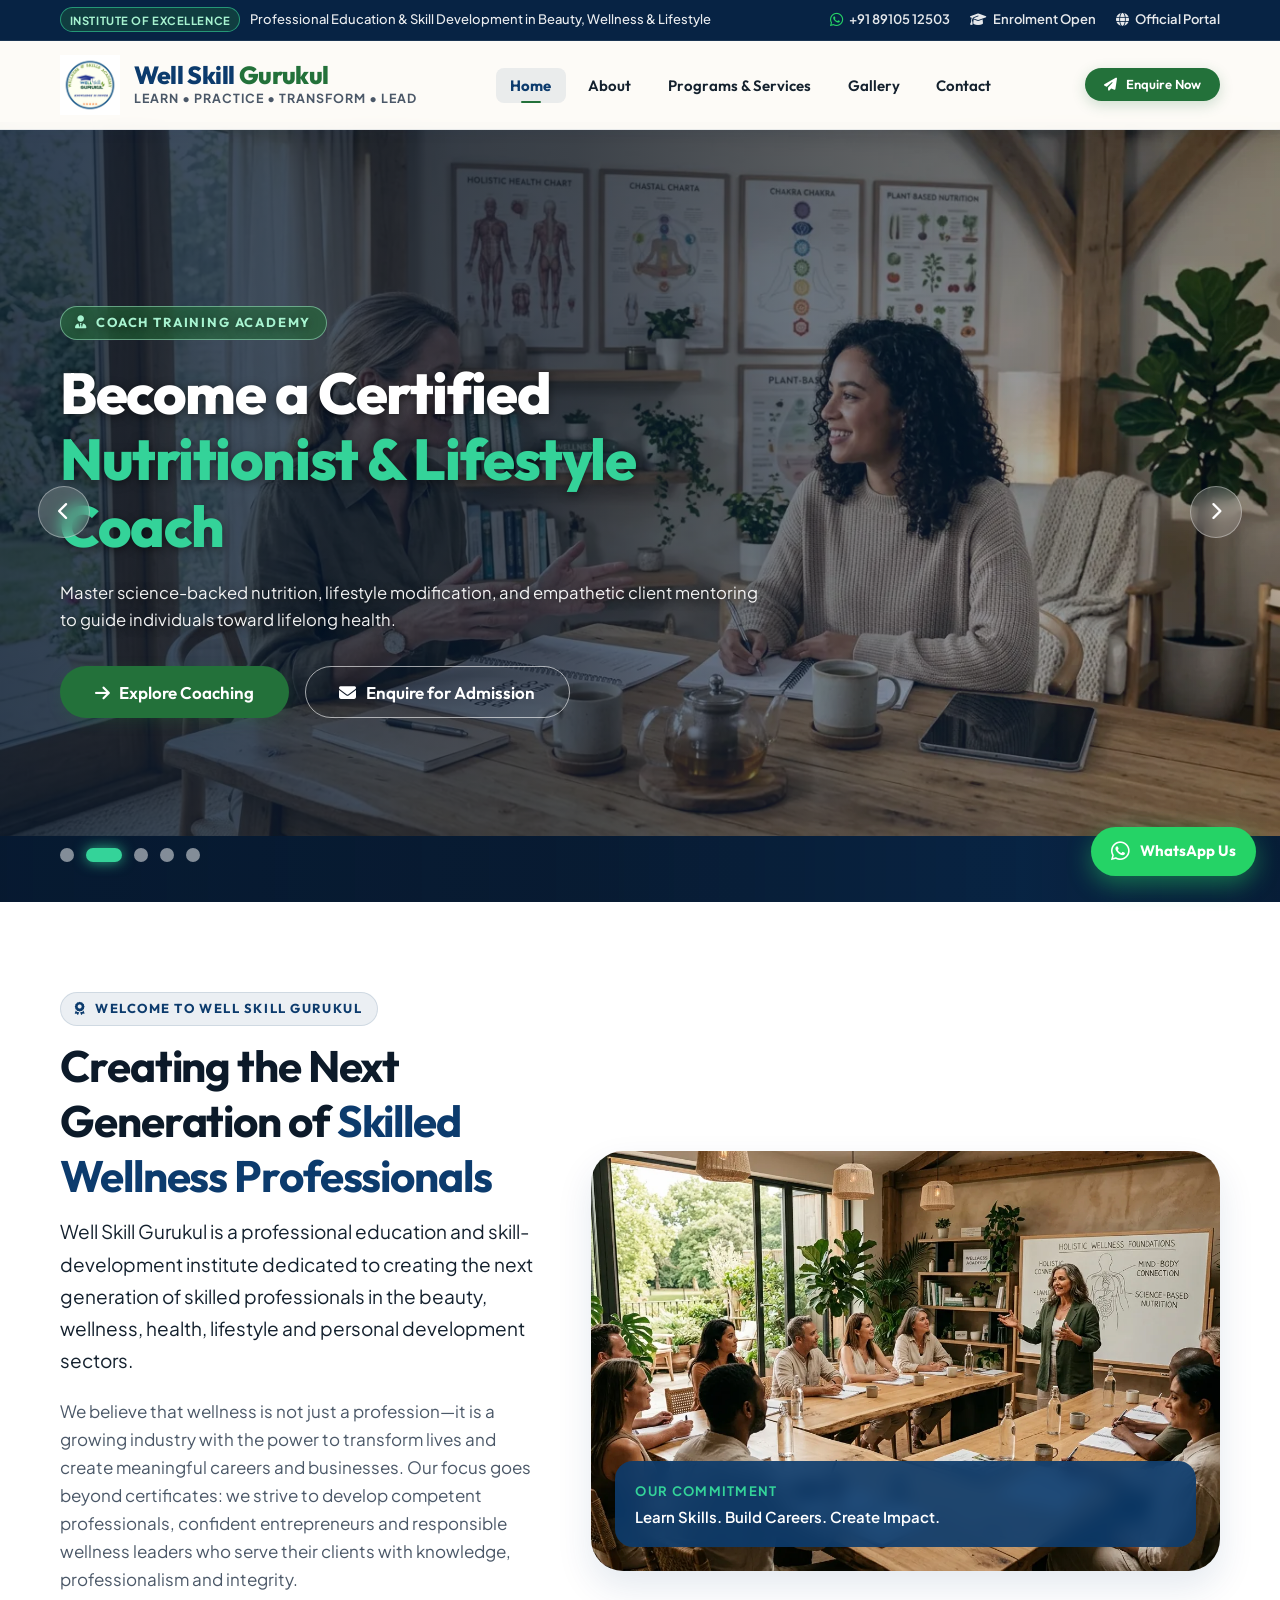
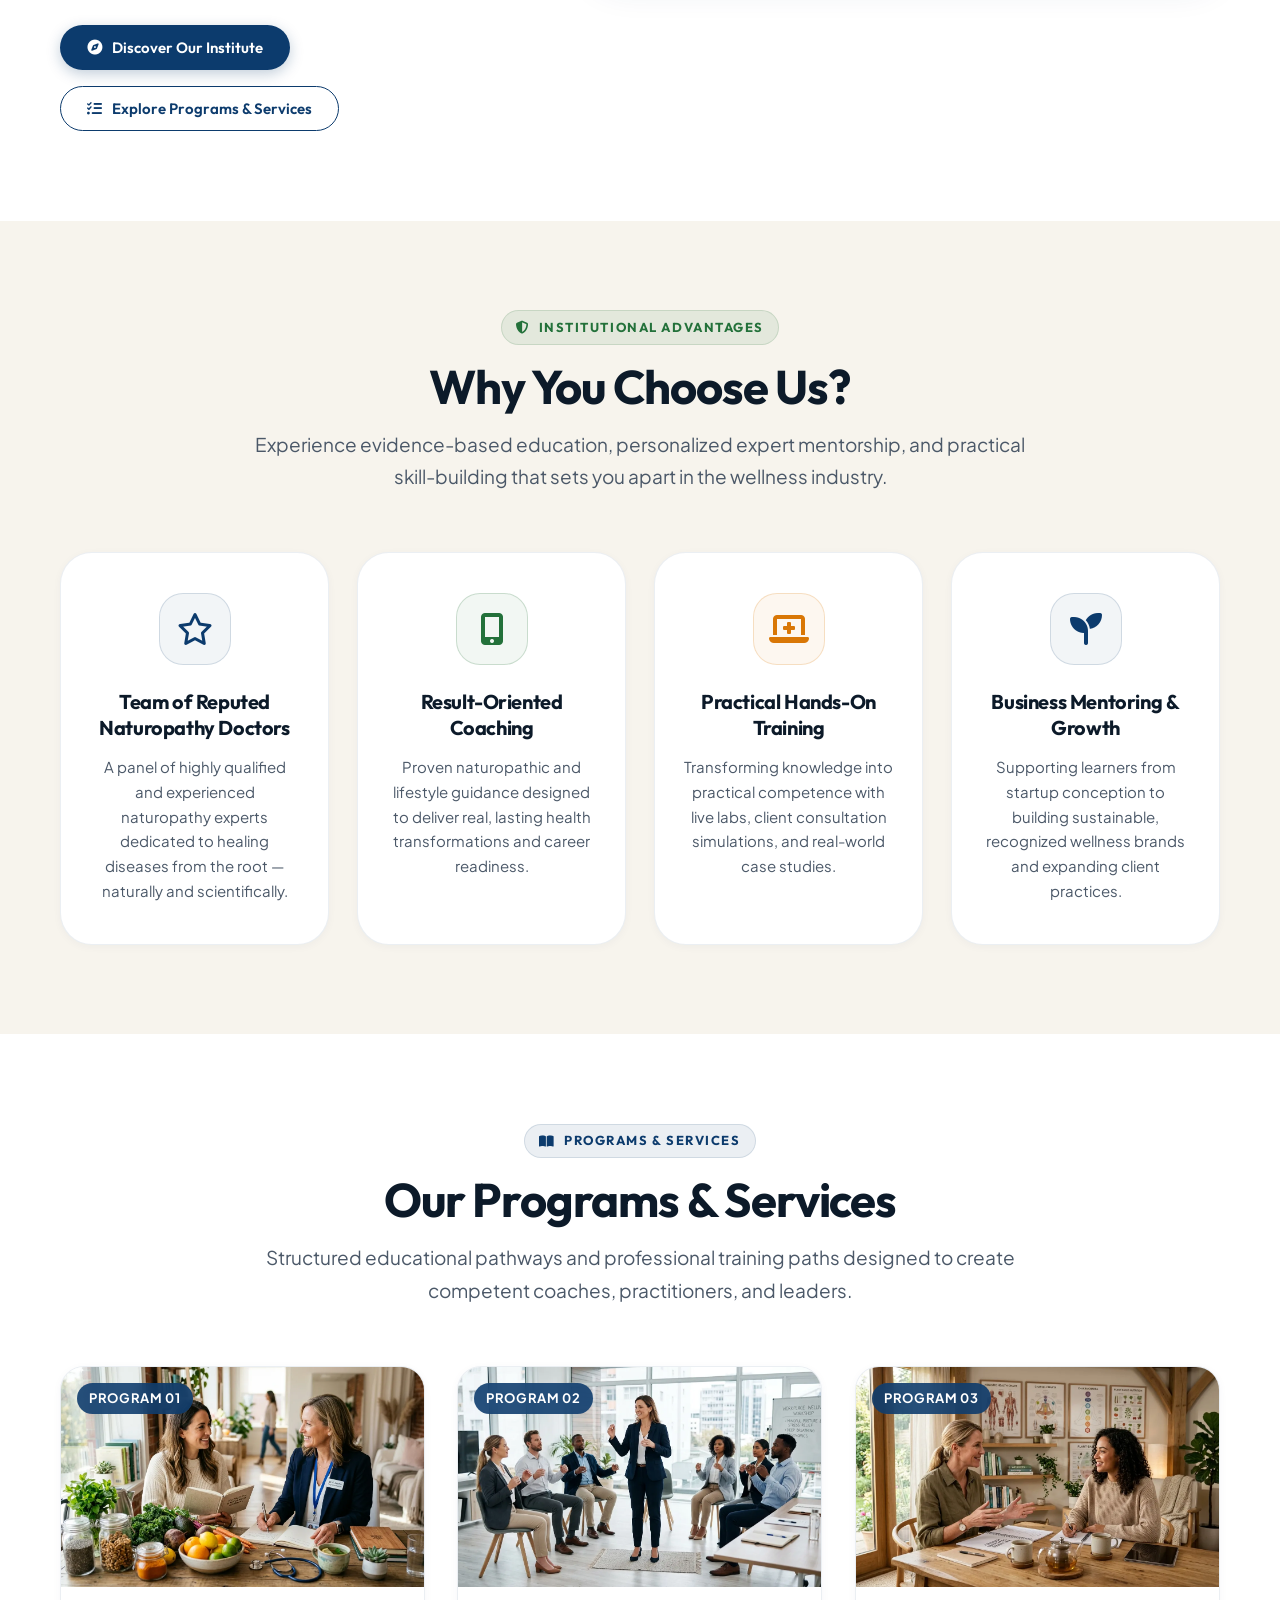
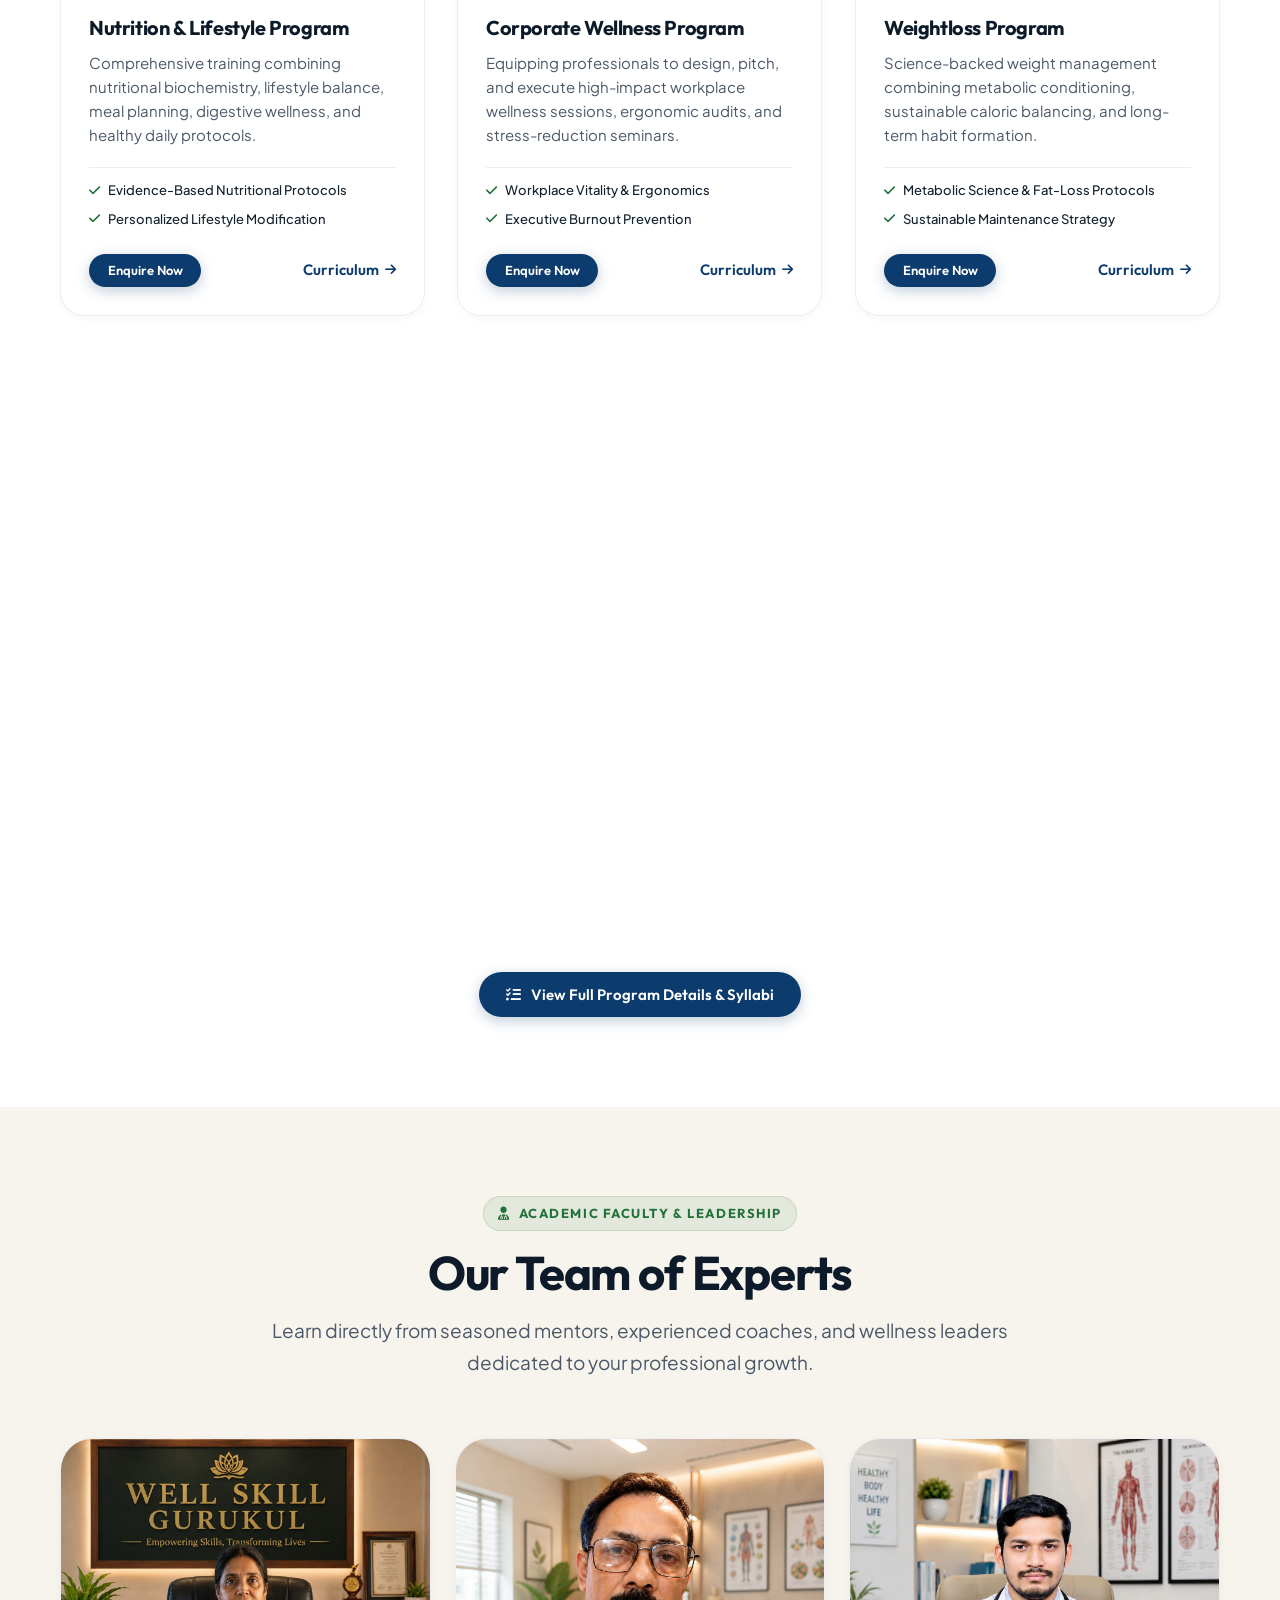
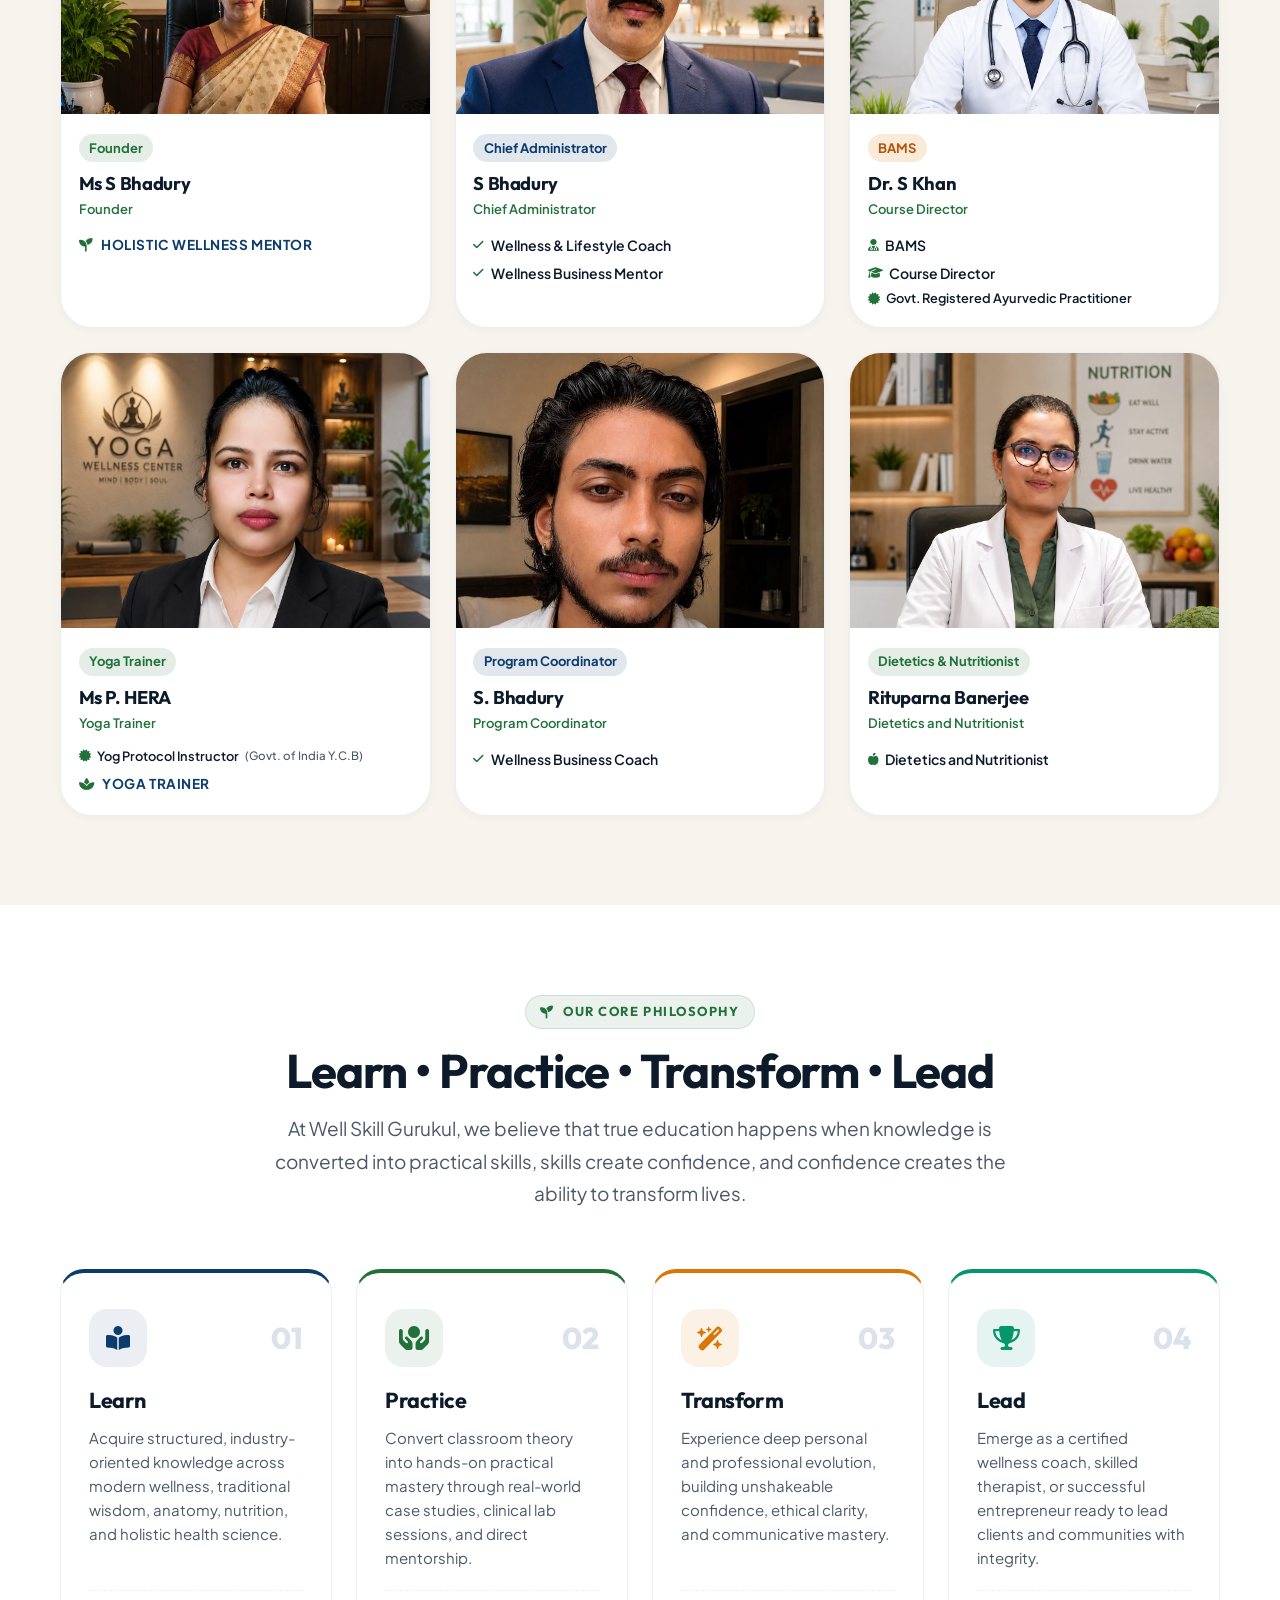
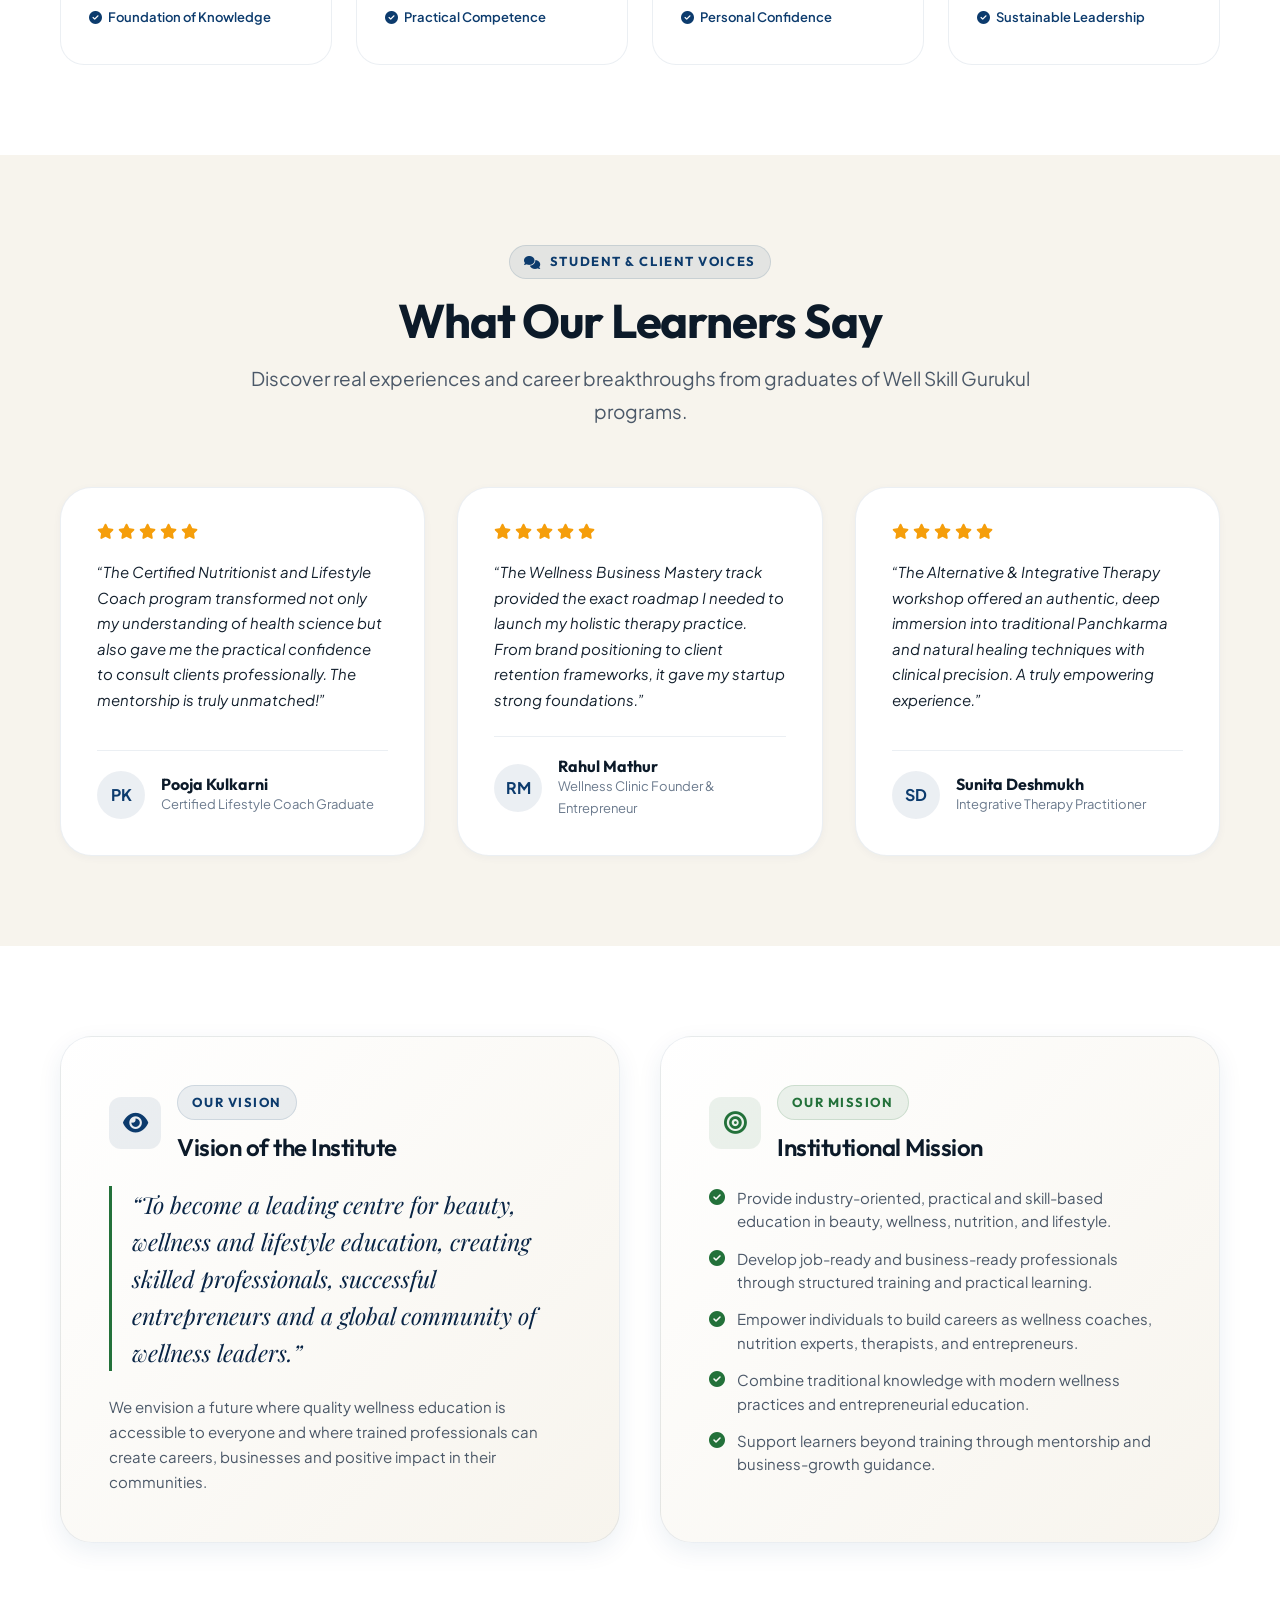
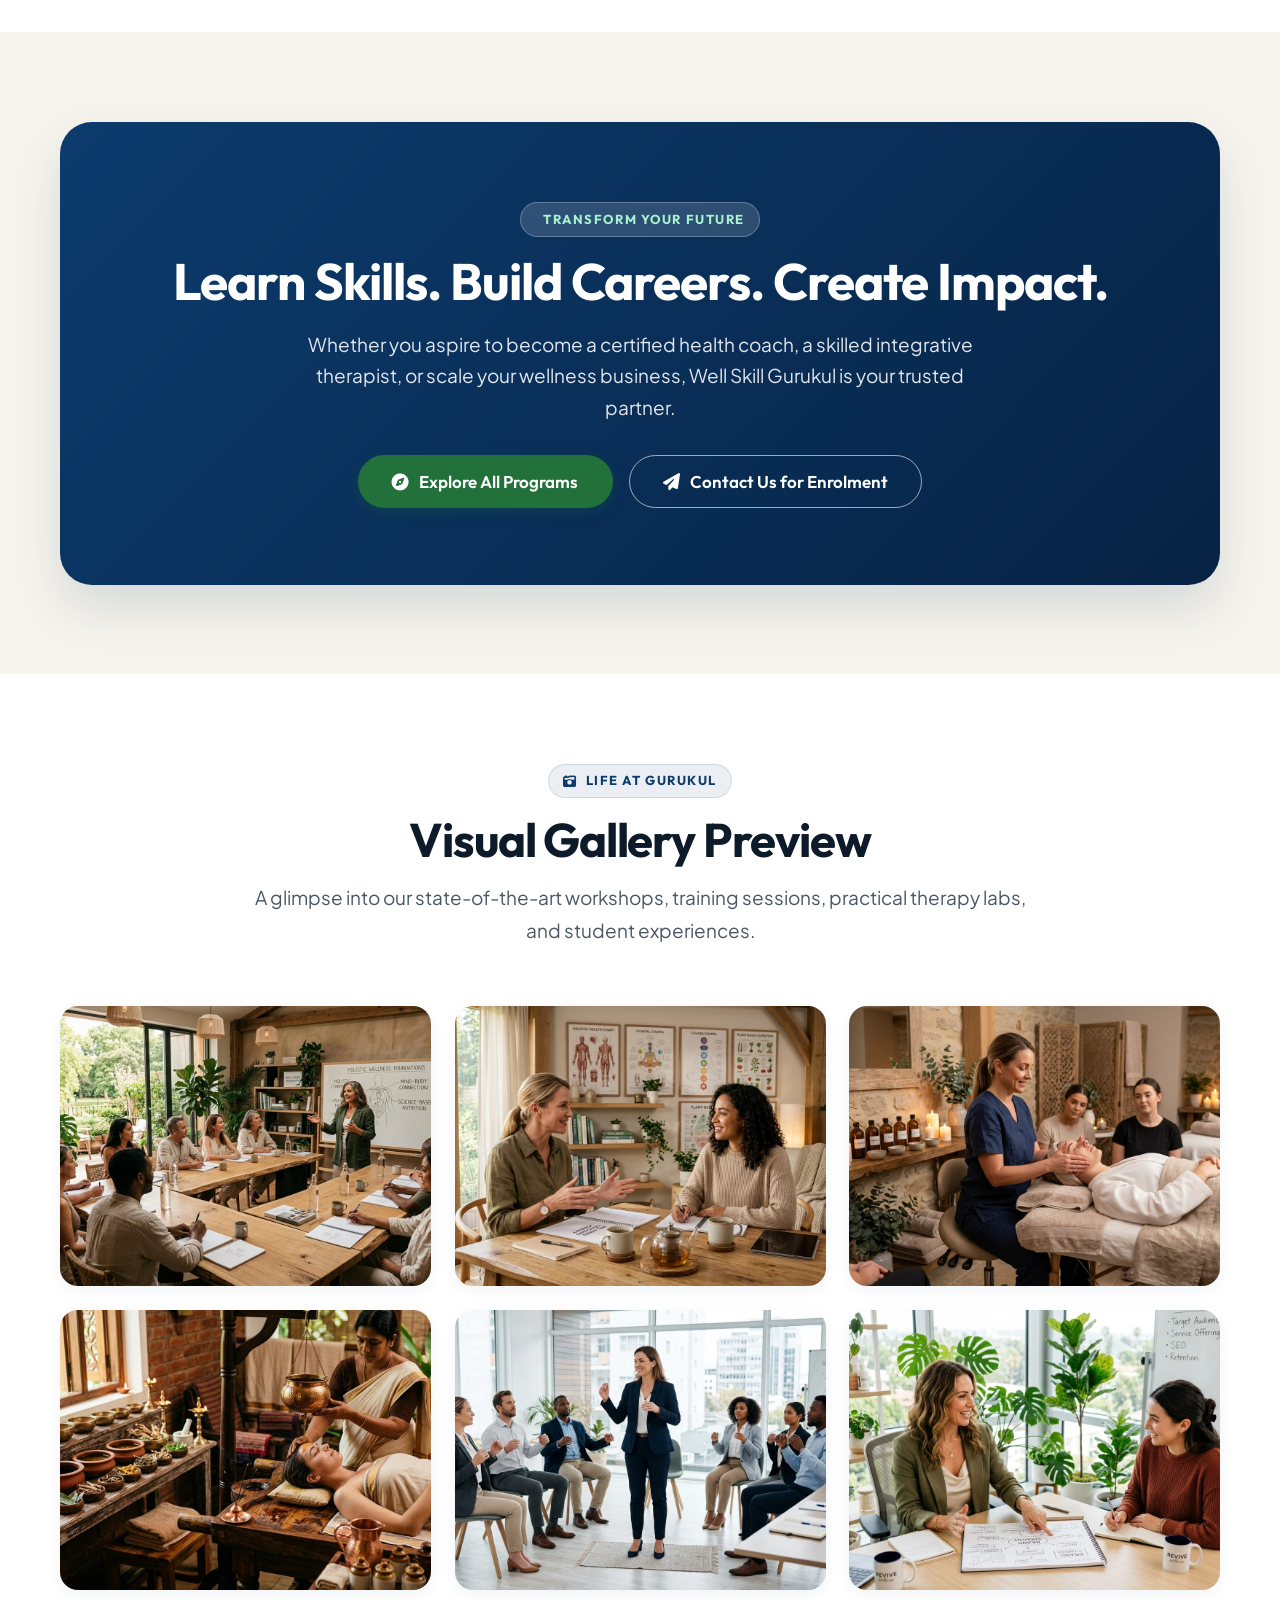
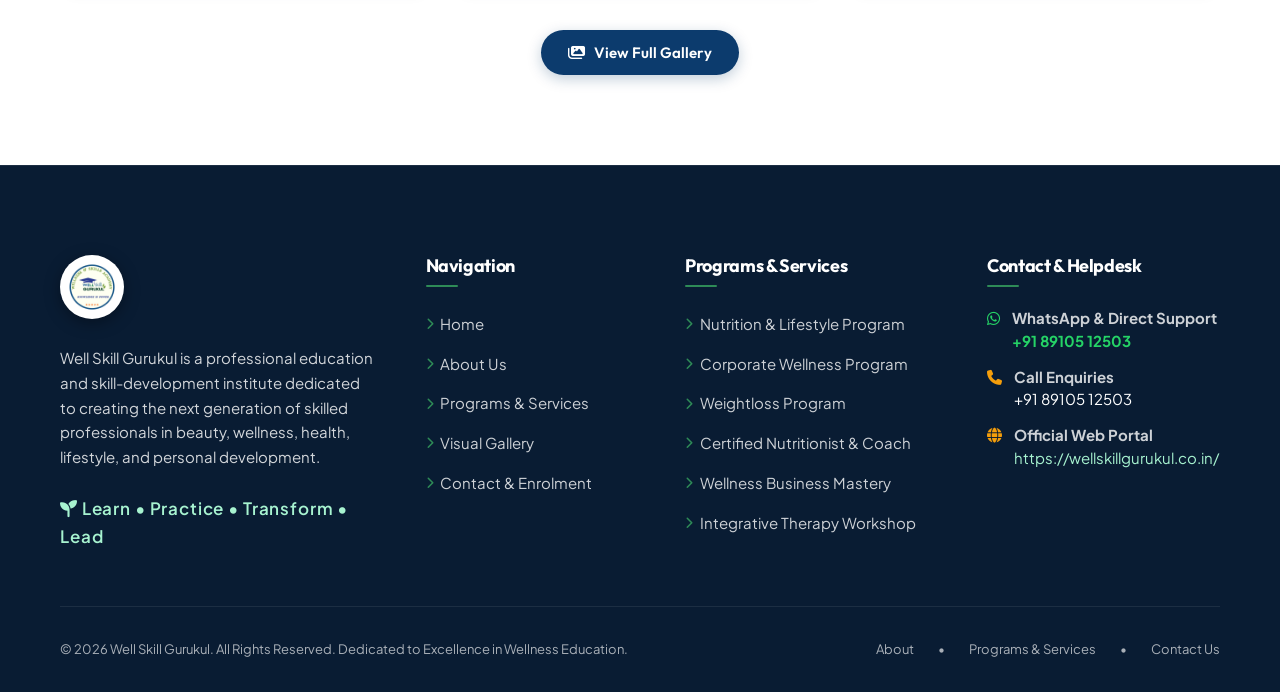
<file: index.html>
<!DOCTYPE html>
<html lang="en">
<head>
  <meta charset="UTF-8">
  <meta name="viewport" content="width=device-width, initial-scale=1.0">
  
  <!-- Primary SEO Meta Tags -->
  <title>Well Skill Gurukul | Professional Wellness Education & Skill Development</title>
  <meta name="title" content="Well Skill Gurukul | Professional Wellness Education & Skill Development">
  <meta name="description" content="Well Skill Gurukul is a leading professional education institute offering certified programs in Nutrition & Lifestyle, Corporate Wellness, Weightloss, Business Mentoring & Integrative Therapies. Learn • Practice • Transform • Lead.">
  <meta name="keywords" content="Well Skill Gurukul, wellness institute, nutrition and lifestyle coach certification, corporate wellness program, weightloss program, wellness business mastery, alternative integrative therapy workshop, naturopathy training, panchkarma therapy, health coach India, Learn Practice Transform Lead, build wellness career">
  <meta name="author" content="Well Skill Gurukul">
  <meta name="robots" content="index, follow, max-snippet:-1, max-image-preview:large, max-video-preview:-1">
  <meta name="theme-color" content="#0c3b6d">
  <link rel="canonical" href="https://wellskillgurukul.co.in/">

  <!-- Geo & Regional Tags -->
  <meta name="geo.region" content="IN">
  <meta name="geo.position" content="22.5726;88.3639">
  <meta name="ICBM" content="22.5726, 88.3639">
  <meta name="language" content="English">

  <!-- Open Graph / Facebook / LinkedIn -->
  <meta property="og:type" content="website">
  <meta property="og:url" content="https://wellskillgurukul.co.in/">
  <meta property="og:site_name" content="Well Skill Gurukul">
  <meta property="og:locale" content="en_IN">
  <meta property="og:title" content="Well Skill Gurukul | Professional Wellness Education & Skill Development">
  <meta property="og:description" content="Empowering the next generation of skilled professionals and entrepreneurs in beauty, wellness, health, and lifestyle. Practical skills, mentoring, and business growth.">
  <meta property="og:image" content="https://wellskillgurukul.co.in/assets/images/hero-1-wellness-edu.jpg">
  <meta property="og:image:width" content="1200">
  <meta property="og:image:height" content="630">
  <meta property="og:image:alt" content="Well Skill Gurukul Wellness Academy">

  <!-- Twitter Card -->
  <meta name="twitter:card" content="summary_large_image">
  <meta name="twitter:url" content="https://wellskillgurukul.co.in/">
  <meta name="twitter:title" content="Well Skill Gurukul | Professional Wellness Education & Skill Development">
  <meta name="twitter:description" content="Learn Skills. Build Careers. Create Impact. High-impact certifications in nutrition, coaching, therapy, and wellness entrepreneurship.">
  <meta name="twitter:image" content="https://wellskillgurukul.co.in/assets/images/hero-1-wellness-edu.jpg">

  <!-- Favicons -->
  <link rel="icon" type="image/png" href="favicon.png">
  <link rel="apple-touch-icon" href="favicon.png">

  <!-- Performance Preloads & Optimizations -->
  <link rel="preload" as="image" href="assets/images/hero-1-wellness-edu.webp" type="image/webp" fetchpriority="high">
  <link rel="preconnect" href="https://fonts.googleapis.com">
  <link rel="preconnect" href="https://fonts.gstatic.com" crossorigin>
  <link rel="preload" href="https://cdnjs.cloudflare.com/ajax/libs/font-awesome/6.5.1/css/all.min.css" as="style" onload="this.onload=null;this.rel='stylesheet'">
  <noscript><link rel="stylesheet" href="https://cdnjs.cloudflare.com/ajax/libs/font-awesome/6.5.1/css/all.min.css"></noscript>
  
  <!-- Stylesheets -->
  <link rel="stylesheet" href="css/global.css">
  <link rel="stylesheet" href="css/components.css">
  <link rel="stylesheet" href="css/responsive.css">

  <!-- Comprehensive JSON-LD Structured Data Schema -->
  <script type="application/ld+json">
  {
    "@context": "https://schema.org",
    "@graph": [
      {
        "@type": "EducationalOrganization",
        "@id": "https://wellskillgurukul.co.in/#organization",
        "name": "Well Skill Gurukul",
        "url": "https://wellskillgurukul.co.in/",
        "logo": {
          "@type": "ImageObject",
          "url": "https://wellskillgurukul.co.in/logo.png",
          "caption": "Well Skill Gurukul Emblem"
        },
        "image": "https://wellskillgurukul.co.in/assets/images/hero-1-wellness-edu.jpg",
        "description": "Well Skill Gurukul is a professional education and skill-development institute dedicated to creating the next generation of skilled professionals in beauty, wellness, health, lifestyle, and personal development.",
        "slogan": "Learn • Practice • Transform • Lead",
        "telephone": "+91-89105-12503",
        "email": "info@wellskillgurukul.co.in",
        "sameAs": [
          "https://wellskillgurukul.co.in/"
        ],
        "address": {
          "@type": "PostalAddress",
          "addressCountry": "IN"
        },
        "aggregateRating": {
          "@type": "AggregateRating",
          "ratingValue": "4.9",
          "bestRating": "5",
          "ratingCount": "284"
        },
        "hasOfferCatalog": {
          "@type": "OfferCatalog",
          "name": "Wellness & Coaching Certification Programs",
          "itemListElement": [
            {
              "@type": "Course",
              "name": "Nutrition & Lifestyle Program",
              "description": "Comprehensive training combining nutritional biochemistry, lifestyle balance, meal planning, and metabolic protocols.",
              "provider": {
                "@type": "Organization",
                "name": "Well Skill Gurukul"
              }
            },
            {
              "@type": "Course",
              "name": "Corporate Wellness Program",
              "description": "Designing and executing workplace wellness sessions, ergonomic audits, and executive stress-reduction seminars.",
              "provider": {
                "@type": "Organization",
                "name": "Well Skill Gurukul"
              }
            },
            {
              "@type": "Course",
              "name": "Weightloss Program",
              "description": "Science-backed weight management combining metabolic conditioning, sustainable caloric balancing, and habit formation.",
              "provider": {
                "@type": "Organization",
                "name": "Well Skill Gurukul"
              }
            },
            {
              "@type": "Course",
              "name": "Certified Nutritionist and Lifestyle Coach",
              "description": "Rigorous professional coach certification covering client consultations, behavioral coaching psychology, and clinical dietary planning.",
              "provider": {
                "@type": "Organization",
                "name": "Well Skill Gurukul"
              }
            },
            {
              "@type": "Course",
              "name": "Wellness Business Mastery",
              "description": "Step-by-step mentoring from Startup to Brand covering business structuring, pricing, client acquisition, and scaling.",
              "provider": {
                "@type": "Organization",
                "name": "Well Skill Gurukul"
              }
            },
            {
              "@type": "Course",
              "name": "Alternative & Integrative Therapy Workshop",
              "description": "Intensive clinical workshop exploring Panchkarma therapies, naturopathy healing techniques, and spa therapies.",
              "provider": {
                "@type": "Organization",
                "name": "Well Skill Gurukul"
              }
            }
          ]
        }
      },
      {
        "@type": "WebSite",
        "@id": "https://wellskillgurukul.co.in/#website",
        "url": "https://wellskillgurukul.co.in/",
        "name": "Well Skill Gurukul",
        "description": "Professional education and skill-development institute for beauty, wellness, health, and lifestyle careers.",
        "publisher": {
          "@id": "https://wellskillgurukul.co.in/#organization"
        }
      }
    ]
  }
  </script>
</head>
<body>

  <!-- Reusable Header & Topbar Root -->
  <div id="site-header-root"></div>

  <main id="main-content">
    
    <!-- SECTION 1: 5-Slide 3D Perspective Hero Slider (Enhanced Mobile Visibility & Clear Contrast) -->
    <section class="hero-slider-section" aria-label="Featured Highlights" tabindex="0">
      <div class="hero-slider-container">
        
        <!-- Slide 1: Wellness Education -->
        <div class="hero-slide is-active" data-slide="1">
          <div class="hero-slide-bg">
            <picture>
              <source srcset="assets/images/hero-1-wellness-edu.webp" type="image/webp">
              <img src="assets/images/hero-1-wellness-edu.jpg" alt="Modern Wellness Academy Workshop at Well Skill Gurukul" width="1600" height="900" fetchpriority="high">
            </picture>
          </div>
          <div class="hero-slide-overlay"></div>
          <div class="container">
            <div class="hero-slide-content">
              <span class="hero-slide-tag"><i class="fa-solid fa-graduation-cap"></i> Professional Wellness Education</span>
              <h1 class="hero-slide-title">Empowering the Next Generation of <span>Wellness Leaders</span></h1>
              <p class="hero-slide-desc">
                Combining practical skills, professional knowledge, and real-world application to transform passion into thriving wellness careers and businesses.
              </p>
              <div class="hero-slide-actions">
                <a href="services.html" class="btn btn-secondary btn-lg btn-pill">
                  <i class="fa-solid fa-compass"></i> Explore Programs
                </a>
                <a href="about.html" class="btn btn-outline-white btn-lg btn-pill">
                  <i class="fa-solid fa-circle-info"></i> About Gurukul
                </a>
              </div>
            </div>
          </div>
        </div>

        <!-- Slide 2: Professional Coaching -->
        <div class="hero-slide" data-slide="2">
          <div class="hero-slide-bg">
            <picture>
              <source srcset="assets/images/hero-2-pro-coach.webp" type="image/webp">
              <img src="assets/images/hero-2-pro-coach.jpg" alt="Professional Wellness Coaching & Mentorship" width="1600" height="900" loading="lazy">
            </picture>
          </div>
          <div class="hero-slide-overlay"></div>
          <div class="container">
            <div class="hero-slide-content">
              <span class="hero-slide-tag"><i class="fa-solid fa-user-tie"></i> Coach Training Academy</span>
              <h2 class="hero-slide-title">Become a Certified <span>Nutritionist & Lifestyle Coach</span></h2>
              <p class="hero-slide-desc">
                Master science-backed nutrition, lifestyle modification, and empathetic client mentoring to guide individuals toward lifelong health.
              </p>
              <div class="hero-slide-actions">
                <button type="button" class="btn btn-secondary btn-lg btn-pill" data-open-enquiry="Certified Nutritionist and Lifestyle Coach">
                  <i class="fa-solid fa-arrow-right"></i> Explore Coaching
                </button>
                <button type="button" class="btn btn-outline-white btn-lg btn-pill" data-open-enquiry="Certified Nutritionist and Lifestyle Coach">
                  <i class="fa-solid fa-envelope"></i> Enquire for Admission
                </button>
              </div>
            </div>
          </div>
        </div>

        <!-- Slide 3: Nutrition & Lifestyle -->
        <div class="hero-slide" data-slide="3">
          <div class="hero-slide-bg">
            <picture>
              <source srcset="assets/images/hero-3-nutrition.webp" type="image/webp">
              <img src="assets/images/hero-3-nutrition.jpg" alt="Nutrition and Lifestyle Consultation Science" width="1600" height="900" loading="lazy">
            </picture>
          </div>
          <div class="hero-slide-overlay"></div>
          <div class="container">
            <div class="hero-slide-content">
              <span class="hero-slide-tag"><i class="fa-solid fa-apple-whole"></i> Evidence-Based Nutrition</span>
              <h2 class="hero-slide-title">Transform Lives Through <span>Nutrition & Lifestyle Mastery</span></h2>
              <p class="hero-slide-desc">
                In-depth training in weight management, longevity, metabolic balance, and tailored dietary planning for aspiring wellness experts.
              </p>
              <div class="hero-slide-actions">
                <button type="button" class="btn btn-secondary btn-lg btn-pill" data-open-enquiry="Nutrition & Lifestyle Program">
                  <i class="fa-solid fa-bowl-food"></i> Nutrition Programs
                </button>
                <button type="button" class="btn btn-outline-white btn-lg btn-pill" data-open-enquiry="Nutrition & Lifestyle Program">
                  <i class="fa-solid fa-paper-plane"></i> Get Started
                </button>
              </div>
            </div>
          </div>
        </div>

        <!-- Slide 4: Beauty & Wellness Careers -->
        <div class="hero-slide" data-slide="4">
          <div class="hero-slide-bg">
            <picture>
              <source srcset="assets/images/hero-4-beauty-spa.webp" type="image/webp">
              <img src="assets/images/hero-4-beauty-spa.jpg" alt="Aesthetic, Beauty & Spa Therapist Training" width="1600" height="900" loading="lazy">
            </picture>
          </div>
          <div class="hero-slide-overlay"></div>
          <div class="container">
            <div class="hero-slide-content">
              <span class="hero-slide-tag"><i class="fa-solid fa-spa"></i> Integrative Therapies</span>
              <h2 class="hero-slide-title">Master Clinical <span>Alternative & Integrative Therapies</span></h2>
              <p class="hero-slide-desc">
                Hands-on practical training in natural therapies, spa practices, and holistic healing for high-demand wellness industries.
              </p>
              <div class="hero-slide-actions">
                <button type="button" class="btn btn-secondary btn-lg btn-pill" data-open-enquiry="Alternative & Integrative Therapy Workshop">
                  <i class="fa-solid fa-hand-sparkles"></i> Therapy Workshops
                </button>
                <a href="gallery.html" class="btn btn-outline-white btn-lg btn-pill">
                  <i class="fa-solid fa-images"></i> View Practical Labs
                </a>
              </div>
            </div>
          </div>
        </div>

        <!-- Slide 5: Personal Transformation -->
        <div class="hero-slide" data-slide="5">
          <div class="hero-slide-bg">
            <picture>
              <source srcset="assets/images/hero-5-transform.webp" type="image/webp">
              <img src="assets/images/hero-5-transform.jpg" alt="Mindfulness, Yoga & Personal Transformation Mastery" width="1600" height="900" loading="lazy">
            </picture>
          </div>
          <div class="hero-slide-overlay"></div>
          <div class="container">
            <div class="hero-slide-content">
              <span class="hero-slide-tag"><i class="fa-solid fa-seedling"></i> Core Philosophy</span>
              <h2 class="hero-slide-title">Learn • Practice • <span>Transform • Lead</span></h2>
              <p class="hero-slide-desc">
                True education happens when knowledge is converted into practical skills, skills create confidence, and confidence transforms lives.
              </p>
              <div class="hero-slide-actions">
                <button type="button" class="btn btn-secondary btn-lg btn-pill" data-open-enquiry="General Enquiry">
                  <i class="fa-solid fa-graduation-cap"></i> Start Your Transformation
                </button>
                <a href="about.html" class="btn btn-outline-white btn-lg btn-pill">
                  <i class="fa-solid fa-book-open"></i> Read Our Mission
                </a>
              </div>
            </div>
          </div>
        </div>

      </div>

      <!-- Navigation Arrows -->
      <button class="slider-nav-btn slider-prev-btn" aria-label="Previous Slide">
        <i class="fa-solid fa-chevron-left"></i>
      </button>
      <button class="slider-nav-btn slider-next-btn" aria-label="Next Slide">
        <i class="fa-solid fa-chevron-right"></i>
      </button>

      <!-- Bottom Bar: Indicators & Counter -->
      <div class="slider-bottom-bar">
        <div class="container">
          <div class="slider-dots" role="tablist" aria-label="Slider Pagination">
            <button class="slider-dot is-active" role="tab" aria-label="Slide 1" aria-selected="true"></button>
            <button class="slider-dot" role="tab" aria-label="Slide 2" aria-selected="false"></button>
            <button class="slider-dot" role="tab" aria-label="Slide 3" aria-selected="false"></button>
            <button class="slider-dot" role="tab" aria-label="Slide 4" aria-selected="false"></button>
            <button class="slider-dot" role="tab" aria-label="Slide 5" aria-selected="false"></button>
          </div>
          <div class="slider-counter" aria-live="polite">
            <span class="current-slide">01</span> / <span class="total-slides">05</span>
          </div>
        </div>
      </div>
    </section>

    <!-- SECTION 2: Brand Introduction -->
    <section class="section section-bg-surface" id="about-intro">
      <div class="container">
        <div class="contact-grid" style="align-items: center;">
          <div>
            <div class="section-eyebrow">
              <i class="fa-solid fa-award"></i> Welcome to Well Skill Gurukul
            </div>
            <h2 class="section-title" style="font-size: clamp(2rem, 3.5vw, 2.75rem);">
              Creating the Next Generation of <span style="color: var(--color-primary);">Skilled Wellness Professionals</span>
            </h2>
            <p style="font-size: var(--text-md); line-height: 1.7; color: var(--text-main); margin-bottom: 1.25rem;">
              Well Skill Gurukul is a professional education and skill-development institute dedicated to creating the next generation of skilled professionals in the beauty, wellness, health, lifestyle and personal development sectors.
            </p>
            <p>
              We believe that wellness is not just a profession—it is a growing industry with the power to transform lives and create meaningful careers and businesses. Our focus goes beyond certificates: we strive to develop competent professionals, confident entrepreneurs and responsible wellness leaders who serve their clients with knowledge, professionalism and integrity.
            </p>
            <div style="display: flex; flex-wrap: wrap; gap: 1rem; margin-top: 2rem;">
              <a href="about.html" class="btn btn-primary btn-pill">
                <i class="fa-solid fa-compass"></i> Discover Our Institute
              </a>
              <a href="services.html" class="btn btn-outline btn-pill">
                <i class="fa-solid fa-list-check"></i> Explore Programs & Services
              </a>
            </div>
          </div>
          <div>
            <div style="position: relative; border-radius: var(--radius-2xl); overflow: hidden; box-shadow: var(--shadow-lg);">
              <img src="assets/images/hero-1-wellness-edu.webp" alt="Well Skill Gurukul Institute Workshop" width="600" height="420" loading="lazy" style="width: 100%; height: 420px; object-fit: cover;">
              <div style="position: absolute; bottom: 1.5rem; left: 1.5rem; right: 1.5rem; background: rgba(12, 59, 109, 0.9); backdrop-filter: blur(8px); -webkit-backdrop-filter: blur(8px); padding: 1.25rem; border-radius: var(--radius-lg); color: #ffffff;">
                <div style="font-size: var(--text-xs); text-transform: uppercase; letter-spacing: 0.1em; color: #34d399; font-weight: 700; margin-bottom: 0.25rem;">
                  Our Commitment
                </div>
                <div style="font-size: var(--text-sm); font-weight: 600; line-height: 1.4;">
                  Learn Skills. Build Careers. Create Impact.
                </div>
              </div>
            </div>
          </div>
        </div>
      </div>
    </section>

    <!-- SECTION 3: Why You Choose Us? (Styled like Reference Screenshot 1) -->
    <section class="section section-bg-alt" id="why-choose-us">
      <div class="container">
        <div class="section-header text-center">
          <div class="section-eyebrow eyebrow-green">
            <i class="fa-solid fa-shield-halved"></i> Institutional Advantages
          </div>
          <h2 class="section-title">Why You Choose Us?</h2>
          <p class="section-desc">
            Experience evidence-based education, personalized expert mentorship, and practical skill-building that sets you apart in the wellness industry.
          </p>
        </div>

        <div class="why-choose-grid">
          <!-- Card 1: Reputed Naturopathy Doctors -->
          <div class="why-choose-card">
            <div class="why-choose-icon-wrap">
              <i class="fa-regular fa-star"></i>
            </div>
            <h3 class="why-choose-title">Team of Reputed Naturopathy Doctors</h3>
            <p class="why-choose-desc">
              A panel of highly qualified and experienced naturopathy experts dedicated to healing diseases from the root — naturally and scientifically.
            </p>
          </div>

          <!-- Card 2: Result-Oriented Coaching -->
          <div class="why-choose-card">
            <div class="why-choose-icon-wrap">
              <i class="fa-solid fa-mobile-screen-button"></i>
            </div>
            <h3 class="why-choose-title">Result-Oriented Coaching</h3>
            <p class="why-choose-desc">
              Proven naturopathic and lifestyle guidance designed to deliver real, lasting health transformations and career readiness.
            </p>
          </div>

          <!-- Card 3: Practical Skill-Based Training -->
          <div class="why-choose-card">
            <div class="why-choose-icon-wrap">
              <i class="fa-solid fa-laptop-medical"></i>
            </div>
            <h3 class="why-choose-title">Practical Hands-On Training</h3>
            <p class="why-choose-desc">
              Transforming knowledge into practical competence with live labs, client consultation simulations, and real-world case studies.
            </p>
          </div>

          <!-- Card 4: Wellness Business Mastery -->
          <div class="why-choose-card">
            <div class="why-choose-icon-wrap">
              <i class="fa-solid fa-seedling"></i>
            </div>
            <h3 class="why-choose-title">Business Mentoring & Growth</h3>
            <p class="why-choose-desc">
              Supporting learners from startup conception to building sustainable, recognized wellness brands and expanding client practices.
            </p>
          </div>
        </div>
      </div>
    </section>

    <!-- SECTION 4: Streamlined Programs & Services (Screenshot 2 Exact List) -->
    <section class="section section-bg-surface" id="programs-services">
      <div class="container">
        <div class="section-header text-center">
          <div class="section-eyebrow">
            <i class="fa-solid fa-book-open"></i> Programs & Services
          </div>
          <h2 class="section-title">Our Programs & Services</h2>
          <p class="section-desc">
            Structured educational pathways and professional training paths designed to create competent coaches, practitioners, and leaders.
          </p>
        </div>

        <div class="card-grid-3">
          <!-- 1. Nutrition & Lifestyle Program -->
          <div class="program-card">
            <div class="program-card-img-wrap">
              <img src="assets/images/hero-3-nutrition.webp" alt="Nutrition & Lifestyle Program" width="600" height="400" loading="lazy">
              <span class="card-badge">Program 01</span>
            </div>
            <div class="program-card-body">
              <h3 class="program-card-title">Nutrition & Lifestyle Program</h3>
              <p class="program-card-desc">
                Comprehensive training combining nutritional biochemistry, lifestyle balance, meal planning, digestive wellness, and healthy daily protocols.
              </p>
              <div class="program-card-features">
                <div class="program-feature-item"><i class="fa-solid fa-check"></i> Evidence-Based Nutritional Protocols</div>
                <div class="program-feature-item"><i class="fa-solid fa-check"></i> Personalized Lifestyle Modification</div>
              </div>
              <div class="program-card-footer">
                <button type="button" class="btn btn-primary btn-sm btn-pill" data-open-enquiry="Nutrition & Lifestyle Program">Enquire Now</button>
                <a href="services.html#service-1" class="btn-link">Curriculum <i class="fa-solid fa-arrow-right"></i></a>
              </div>
            </div>
          </div>

          <!-- 2. Corporate Wellness Program -->
          <div class="program-card">
            <div class="program-card-img-wrap">
              <img src="assets/images/prog-corporate.webp" alt="Corporate Wellness Program" width="600" height="400" loading="lazy">
              <span class="card-badge">Program 02</span>
            </div>
            <div class="program-card-body">
              <h3 class="program-card-title">Corporate Wellness Program</h3>
              <p class="program-card-desc">
                Equipping professionals to design, pitch, and execute high-impact workplace wellness sessions, ergonomic audits, and stress-reduction seminars.
              </p>
              <div class="program-card-features">
                <div class="program-feature-item"><i class="fa-solid fa-check"></i> Workplace Vitality & Ergonomics</div>
                <div class="program-feature-item"><i class="fa-solid fa-check"></i> Executive Burnout Prevention</div>
              </div>
              <div class="program-card-footer">
                <button type="button" class="btn btn-primary btn-sm btn-pill" data-open-enquiry="Corporate Wellness Program">Enquire Now</button>
                <a href="services.html#service-2" class="btn-link">Curriculum <i class="fa-solid fa-arrow-right"></i></a>
              </div>
            </div>
          </div>

          <!-- 3. Weightloss Program -->
          <div class="program-card">
            <div class="program-card-img-wrap">
              <img src="assets/images/hero-2-pro-coach.webp" alt="Weightloss Program" width="600" height="400" loading="lazy">
              <span class="card-badge">Program 03</span>
            </div>
            <div class="program-card-body">
              <h3 class="program-card-title">Weightloss Program</h3>
              <p class="program-card-desc">
                Science-backed weight management combining metabolic conditioning, sustainable caloric balancing, and long-term habit formation.
              </p>
              <div class="program-card-features">
                <div class="program-feature-item"><i class="fa-solid fa-check"></i> Metabolic Science & Fat-Loss Protocols</div>
                <div class="program-feature-item"><i class="fa-solid fa-check"></i> Sustainable Maintenance Strategy</div>
              </div>
              <div class="program-card-footer">
                <button type="button" class="btn btn-primary btn-sm btn-pill" data-open-enquiry="Weightloss Program">Enquire Now</button>
                <a href="services.html#service-3" class="btn-link">Curriculum <i class="fa-solid fa-arrow-right"></i></a>
              </div>
            </div>
          </div>

          <!-- 4. Certified Nutritionist and Lifestyle Coach -->
          <div class="program-card">
            <div class="program-card-img-wrap">
              <img src="assets/images/hero-1-wellness-edu.webp" alt="Certified Nutritionist and Lifestyle Coach" width="600" height="400" loading="lazy">
              <span class="card-badge" style="background: rgba(35, 113, 58, 0.9);">Certification 04</span>
            </div>
            <div class="program-card-body">
              <h3 class="program-card-title">Certified Nutritionist & Lifestyle Coach</h3>
              <p class="program-card-desc">
                Rigorous professional coach certification covering client consultations, behavioral coaching psychology, clinical dietary planning, and ethics.
              </p>
              <div class="program-card-features">
                <div class="program-feature-item"><i class="fa-solid fa-check"></i> Professional Certification</div>
                <div class="program-feature-item"><i class="fa-solid fa-check"></i> 1-on-1 Client Consultation Mastery</div>
              </div>
              <div class="program-card-footer">
                <button type="button" class="btn btn-secondary btn-sm btn-pill" data-open-enquiry="Certified Nutritionist and Lifestyle Coach">Enrol Now</button>
                <a href="services.html#service-4" class="btn-link">Curriculum <i class="fa-solid fa-arrow-right"></i></a>
              </div>
            </div>
          </div>

          <!-- 5. Wellness Business Mastery -->
          <div class="program-card">
            <div class="program-card-img-wrap">
              <img src="assets/images/prog-mentoring.webp" alt="Wellness Business Mastery" width="600" height="400" loading="lazy">
              <span class="card-badge" style="background: rgba(217, 119, 6, 0.9);">Mastery 05</span>
            </div>
            <div class="program-card-body">
              <h3 class="program-card-title">Wellness Business Mastery</h3>
              <p class="program-card-desc">
                Step-by-step mentoring from Startup to Brand. Covers business structuring, niche selection, service packaging, pricing, and scaling operations.
              </p>
              <div class="program-card-features">
                <div class="program-feature-item"><i class="fa-solid fa-check"></i> Startup to Recognised Brand</div>
                <div class="program-feature-item"><i class="fa-solid fa-check"></i> Client Acquisition & Scaling</div>
              </div>
              <div class="program-card-footer">
                <button type="button" class="btn btn-accent btn-sm btn-pill" data-open-enquiry="Wellness Business Mastery">Enquire Now</button>
                <a href="services.html#service-5" class="btn-link">Curriculum <i class="fa-solid fa-arrow-right"></i></a>
              </div>
            </div>
          </div>

          <!-- 6. Alternative & Integrative Therapy Workshop -->
          <div class="program-card">
            <div class="program-card-img-wrap">
              <img src="assets/images/prog-panchkarma.webp" alt="Alternative & Integrative Therapy Workshop" width="600" height="400" loading="lazy">
              <span class="card-badge" style="background: rgba(12, 59, 109, 0.9);">Workshop 06</span>
            </div>
            <div class="program-card-body">
              <h3 class="program-card-title">Alternative & Integrative Therapy Workshop</h3>
              <p class="program-card-desc">
                Intensive clinical workshop exploring Panchkarma therapies, naturopathy healing techniques, spa therapies, and integrative wellness practices.
              </p>
              <div class="program-card-features">
                <div class="program-feature-item"><i class="fa-solid fa-check"></i> Hands-on Ayurvedic & Spa Modalities</div>
                <div class="program-feature-item"><i class="fa-solid fa-check"></i> Naturopathy & Herbal Detox Skills</div>
              </div>
              <div class="program-card-footer">
                <button type="button" class="btn btn-primary btn-sm btn-pill" data-open-enquiry="Alternative & Integrative Therapy Workshop">Join Workshop</button>
                <a href="services.html#service-6" class="btn-link">Curriculum <i class="fa-solid fa-arrow-right"></i></a>
              </div>
            </div>
          </div>
        </div>

        <div style="text-align: center; margin-top: 3rem;">
          <a href="services.html" class="btn btn-primary btn-pill">
            <i class="fa-solid fa-list-check"></i> View Full Program Details & Syllabi
          </a>
        </div>
      </div>
    </section>

    <!-- SECTION 5: Our Team of Experts -->
    <section class="section section-bg-alt" id="team-experts">
      <div class="container">
        <div class="section-header text-center">
          <div class="section-eyebrow eyebrow-green">
            <i class="fa-solid fa-user-doctor"></i> Academic Faculty & Leadership
          </div>
          <h2 class="section-title">Our Team of Experts</h2>
          <p class="section-desc">
            Learn directly from seasoned mentors, experienced coaches, and wellness leaders dedicated to your professional growth.
          </p>
        </div>

        <div class="team-grid">
          <!-- Expert 1: Ms S Bhadury -->
          <div class="team-card">
            <div class="team-card-img-wrap">
              <img src="assets/images/team5.jpeg" alt="Ms S Bhadury - Founder & Holistic Wellness Mentor" width="400" height="320" loading="lazy" style="object-position: top center;">
            </div>
            <div class="team-card-body">
              <span class="team-card-badge" style="background: rgba(35, 113, 58, 0.12); color: var(--color-secondary);">Founder</span>
              <h3 class="team-card-name">Ms S Bhadury</h3>
              <div class="team-card-role">Founder</div>
              <div class="team-card-bio">
                <div style="font-weight: 700; color: var(--color-primary); font-size: 0.85rem; letter-spacing: 0.04em; text-transform: uppercase;">
                  <i class="fa-solid fa-seedling" style="color: var(--color-secondary); margin-right: 0.35rem;"></i> HOLISTIC WELLNESS MENTOR
                </div>
              </div>
            </div>
          </div>

          <!-- Expert 2: S Bhadury -->
          <div class="team-card">
            <div class="team-card-img-wrap">
              <img src="assets/images/team2.jpeg" alt="S Bhadury - Chief Administrator" width="400" height="320" loading="lazy" style="object-position: top center;">
            </div>
            <div class="team-card-body">
              <span class="team-card-badge" style="background: rgba(12, 59, 109, 0.12); color: var(--color-primary);">Chief Administrator</span>
              <h3 class="team-card-name">S Bhadury</h3>
              <div class="team-card-role">Chief Administrator</div>
              <div class="team-card-bio">
                <div style="display: flex; flex-direction: column; gap: 0.35rem; font-size: 0.875rem; font-weight: 600; color: var(--text-heading);">
                  <div style="display: flex; align-items: center; gap: 0.4rem;">
                    <i class="fa-solid fa-check" style="color: var(--color-secondary); font-size: 0.75rem;"></i> Wellness & Lifestyle Coach
                  </div>
                  <div style="display: flex; align-items: center; gap: 0.4rem;">
                    <i class="fa-solid fa-check" style="color: var(--color-secondary); font-size: 0.75rem;"></i> Wellness Business Mentor
                  </div>
                </div>
              </div>
            </div>
          </div>

          <!-- Expert 3: Dr. S Khan -->
          <div class="team-card">
            <div class="team-card-img-wrap">
              <img src="assets/images/team1.jpeg" alt="Dr. S Khan - BAMS & Course Director" width="400" height="300" loading="lazy" style="object-position: top center;">
            </div>
            <div class="team-card-body">
              <span class="team-card-badge" style="background: rgba(217, 119, 6, 0.15); color: #b45309;">BAMS</span>
              <h3 class="team-card-name">Dr. S Khan</h3>
              <div class="team-card-role">Course Director</div>
              <div class="team-card-bio">
                <div style="display: flex; flex-direction: column; gap: 0.35rem; font-size: 0.875rem; font-weight: 600; color: var(--text-heading);">
                  <div style="display: flex; align-items: center; gap: 0.4rem;">
                    <i class="fa-solid fa-user-doctor" style="color: var(--color-secondary); font-size: 0.75rem;"></i> BAMS
                  </div>
                  <div style="display: flex; align-items: center; gap: 0.4rem;">
                    <i class="fa-solid fa-graduation-cap" style="color: var(--color-secondary); font-size: 0.75rem;"></i> Course Director
                  </div>
                  <div style="display: flex; align-items: flex-start; gap: 0.4rem; font-size: 0.8rem; line-height: 1.35;">
                    <i class="fa-solid fa-certificate" style="color: var(--color-secondary); font-size: 0.75rem; margin-top: 0.18rem; flex-shrink: 0;"></i>
                    <span>Govt. Registered Ayurvedic Practitioner</span>
                  </div>
                </div>
              </div>
            </div>
          </div>

          <!-- Expert 4: Ms P. HERA -->
          <div class="team-card">
            <div class="team-card-img-wrap">
              <img src="assets/images/team4.jpeg" alt="Ms P. HERA - Yog Protocol Instructor & Yoga Trainer" width="400" height="300" loading="lazy" style="object-position: top center;">
            </div>
            <div class="team-card-body">
              <span class="team-card-badge" style="background: rgba(35, 113, 58, 0.12); color: var(--color-secondary);">Yoga Trainer</span>
              <h3 class="team-card-name">Ms P. HERA</h3>
              <div class="team-card-role">Yoga Trainer</div>
              <div class="team-card-bio">
                <div style="display: flex; flex-direction: column; gap: 0.35rem; font-size: 0.875rem; font-weight: 600; color: var(--text-heading);">
                  <div style="display: flex; align-items: center; gap: 0.4rem; font-size: 0.8rem; line-height: 1.35;">
                    <i class="fa-solid fa-certificate" style="color: var(--color-secondary); font-size: 0.75rem;"></i> Yog Protocol Instructor <span style="font-size: 0.72rem; color: var(--text-muted); font-weight: 500;">(Govt. of India Y.C.B)</span>
                  </div>
                  <div style="font-weight: 700; color: var(--color-primary); font-size: 0.85rem; letter-spacing: 0.04em; text-transform: uppercase; margin-top: 0.15rem;">
                    <i class="fa-solid fa-spa" style="color: var(--color-secondary); margin-right: 0.35rem;"></i> YOGA TRAINER
                  </div>
                </div>
              </div>
            </div>
          </div>

          <!-- Expert 5: S. Bhadury -->
          <div class="team-card">
            <div class="team-card-img-wrap">
              <img src="assets/images/team6.jpeg" alt="S. Bhadury - Program Coordinator & Wellness Business Coach" width="400" height="320" loading="lazy" style="object-position: top center;">
            </div>
            <div class="team-card-body">
              <span class="team-card-badge" style="background: rgba(12, 59, 109, 0.12); color: var(--color-primary);">Program Coordinator</span>
              <h3 class="team-card-name">S. Bhadury</h3>
              <div class="team-card-role">Program Coordinator</div>
              <div class="team-card-bio">
                <div style="display: flex; flex-direction: column; gap: 0.35rem; font-size: 0.875rem; font-weight: 600; color: var(--text-heading);">
                  <div style="display: flex; align-items: center; gap: 0.4rem;">
                    <i class="fa-solid fa-check" style="color: var(--color-secondary); font-size: 0.75rem;"></i> Wellness Business Coach
                  </div>
                </div>
              </div>
            </div>
          </div>

          <!-- Expert 6: Rituparna Banerjee -->
          <div class="team-card">
            <div class="team-card-img-wrap">
              <img src="ritu.jpeg" alt="Rituparna Banerjee - Dietetics and Nutritionist" width="400" height="320" loading="lazy" style="object-position: top center;">
            </div>
            <div class="team-card-body">
              <span class="team-card-badge" style="background: rgba(35, 113, 58, 0.12); color: var(--color-secondary);">Dietetics &amp; Nutritionist</span>
              <h3 class="team-card-name">Rituparna Banerjee</h3>
              <div class="team-card-role">Dietetics and Nutritionist</div>
              <div class="team-card-bio">
                <div style="display: flex; flex-direction: column; gap: 0.35rem; font-size: 0.875rem; font-weight: 600; color: var(--text-heading);">
                  <div style="display: flex; align-items: center; gap: 0.4rem;">
                    <i class="fa-solid fa-apple-whole" style="color: var(--color-secondary); font-size: 0.75rem;"></i> Dietetics and Nutritionist
                  </div>
                </div>
              </div>
            </div>
          </div>
        </div>
      </div>
    </section>

    <!-- SECTION 6: Core Philosophy (Learn • Practice • Transform • Lead) -->
    <section class="section section-bg-surface" id="philosophy">
      <div class="container">
        <div class="section-header text-center">
          <div class="section-eyebrow eyebrow-green">
            <i class="fa-solid fa-seedling"></i> Our Core Philosophy
          </div>
          <h2 class="section-title">Learn • Practice • Transform • Lead</h2>
          <p class="section-desc">
            At Well Skill Gurukul, we believe that true education happens when knowledge is converted into practical skills, skills create confidence, and confidence creates the ability to transform lives.
          </p>
        </div>

        <div class="philosophy-grid">
          <!-- Step 1: Learn -->
          <div class="philosophy-card step-1">
            <div class="philosophy-card-top">
              <div class="philosophy-icon-box">
                <i class="fa-solid fa-book-open-reader"></i>
              </div>
              <span class="philosophy-step-num">01</span>
            </div>
            <h3 class="philosophy-title">Learn</h3>
            <p class="philosophy-desc">
              Acquire structured, industry-oriented knowledge across modern wellness, traditional wisdom, anatomy, nutrition, and holistic health science.
            </p>
            <div class="philosophy-outcome">
              <i class="fa-solid fa-circle-check"></i> Foundation of Knowledge
            </div>
          </div>

          <!-- Step 2: Practice -->
          <div class="philosophy-card step-2">
            <div class="philosophy-card-top">
              <div class="philosophy-icon-box">
                <i class="fa-solid fa-hands-holding-circle"></i>
              </div>
              <span class="philosophy-step-num">02</span>
            </div>
            <h3 class="philosophy-title">Practice</h3>
            <p class="philosophy-desc">
              Convert classroom theory into hands-on practical mastery through real-world case studies, clinical lab sessions, and direct mentorship.
            </p>
            <div class="philosophy-outcome">
              <i class="fa-solid fa-circle-check"></i> Practical Competence
            </div>
          </div>

          <!-- Step 3: Transform -->
          <div class="philosophy-card step-3">
            <div class="philosophy-card-top">
              <div class="philosophy-icon-box">
                <i class="fa-solid fa-wand-magic-sparkles"></i>
              </div>
              <span class="philosophy-step-num">03</span>
            </div>
            <h3 class="philosophy-title">Transform</h3>
            <p class="philosophy-desc">
              Experience deep personal and professional evolution, building unshakeable confidence, ethical clarity, and communicative mastery.
            </p>
            <div class="philosophy-outcome">
              <i class="fa-solid fa-circle-check"></i> Personal Confidence
            </div>
          </div>

          <!-- Step 4: Lead -->
          <div class="philosophy-card step-4">
            <div class="philosophy-card-top">
              <div class="philosophy-icon-box">
                <i class="fa-solid fa-trophy"></i>
              </div>
              <span class="philosophy-step-num">04</span>
            </div>
            <h3 class="philosophy-title">Lead</h3>
            <p class="philosophy-desc">
              Emerge as a certified wellness coach, skilled therapist, or successful entrepreneur ready to lead clients and communities with integrity.
            </p>
            <div class="philosophy-outcome">
              <i class="fa-solid fa-circle-check"></i> Sustainable Leadership
            </div>
          </div>
        </div>
      </div>
    </section>

    <!-- SECTION 7: Testimonials Section -->
    <section class="section section-bg-alt" id="testimonials">
      <div class="container">
        <div class="section-header text-center">
          <div class="section-eyebrow">
            <i class="fa-solid fa-comments"></i> Student & Client Voices
          </div>
          <h2 class="section-title">What Our Learners Say</h2>
          <p class="section-desc">
            Discover real experiences and career breakthroughs from graduates of Well Skill Gurukul programs.
          </p>
        </div>

        <div class="testimonials-grid">
          <!-- Testimonial 1 -->
          <div class="testimonial-card">
            <div class="testimonial-stars">
              <i class="fa-solid fa-star"></i>
              <i class="fa-solid fa-star"></i>
              <i class="fa-solid fa-star"></i>
              <i class="fa-solid fa-star"></i>
              <i class="fa-solid fa-star"></i>
            </div>
            <p class="testimonial-quote">
              “The Certified Nutritionist and Lifestyle Coach program transformed not only my understanding of health science but also gave me the practical confidence to consult clients professionally. The mentorship is truly unmatched!”
            </p>
            <div class="testimonial-author">
              <div class="testimonial-avatar">PK</div>
              <div>
                <div class="testimonial-name">Pooja Kulkarni</div>
                <div class="testimonial-program">Certified Lifestyle Coach Graduate</div>
              </div>
            </div>
          </div>

          <!-- Testimonial 2 -->
          <div class="testimonial-card">
            <div class="testimonial-stars">
              <i class="fa-solid fa-star"></i>
              <i class="fa-solid fa-star"></i>
              <i class="fa-solid fa-star"></i>
              <i class="fa-solid fa-star"></i>
              <i class="fa-solid fa-star"></i>
            </div>
            <p class="testimonial-quote">
              “The Wellness Business Mastery track provided the exact roadmap I needed to launch my holistic therapy practice. From brand positioning to client retention frameworks, it gave my startup strong foundations.”
            </p>
            <div class="testimonial-author">
              <div class="testimonial-avatar">RM</div>
              <div>
                <div class="testimonial-name">Rahul Mathur</div>
                <div class="testimonial-program">Wellness Clinic Founder & Entrepreneur</div>
              </div>
            </div>
          </div>

          <!-- Testimonial 3 -->
          <div class="testimonial-card">
            <div class="testimonial-stars">
              <i class="fa-solid fa-star"></i>
              <i class="fa-solid fa-star"></i>
              <i class="fa-solid fa-star"></i>
              <i class="fa-solid fa-star"></i>
              <i class="fa-solid fa-star"></i>
            </div>
            <p class="testimonial-quote">
              “The Alternative & Integrative Therapy workshop offered an authentic, deep immersion into traditional Panchkarma and natural healing techniques with clinical precision. A truly empowering experience.”
            </p>
            <div class="testimonial-author">
              <div class="testimonial-avatar">SD</div>
              <div>
                <div class="testimonial-name">Sunita Deshmukh</div>
                <div class="testimonial-program">Integrative Therapy Practitioner</div>
              </div>
            </div>
          </div>
        </div>
      </div>
    </section>

    <!-- SECTION 8: Vision + Mission -->
    <section class="section section-bg-surface" id="vision-mission">
      <div class="container">
        <div class="vision-mission-grid">
          
          <!-- Vision -->
          <div class="vision-card">
            <div class="vision-card-header">
              <div class="vision-card-icon"><i class="fa-solid fa-eye"></i></div>
              <div>
                <span class="section-eyebrow">Our Vision</span>
                <h3 style="margin: 0; font-size: 1.5rem;">Vision of the Institute</h3>
              </div>
            </div>
            <div class="vision-quote">
              “To become a leading centre for beauty, wellness and lifestyle education, creating skilled professionals, successful entrepreneurs and a global community of wellness leaders.”
            </div>
            <p style="margin-top: auto; font-size: var(--text-sm);">
              We envision a future where quality wellness education is accessible to everyone and where trained professionals can create careers, businesses and positive impact in their communities.
            </p>
          </div>

          <!-- Mission -->
          <div class="vision-card">
            <div class="vision-card-header">
              <div class="vision-card-icon" style="background: var(--color-secondary-soft); color: var(--color-secondary);">
                <i class="fa-solid fa-bullseye"></i>
              </div>
              <div>
                <span class="section-eyebrow eyebrow-green">Our Mission</span>
                <h3 style="margin: 0; font-size: 1.5rem;">Institutional Mission</h3>
              </div>
            </div>
            
            <div class="mission-list">
              <div class="mission-item">
                <i class="fa-solid fa-circle-check"></i>
                <span>Provide industry-oriented, practical and skill-based education in beauty, wellness, nutrition, and lifestyle.</span>
              </div>
              <div class="mission-item">
                <i class="fa-solid fa-circle-check"></i>
                <span>Develop job-ready and business-ready professionals through structured training and practical learning.</span>
              </div>
              <div class="mission-item">
                <i class="fa-solid fa-circle-check"></i>
                <span>Empower individuals to build careers as wellness coaches, nutrition experts, therapists, and entrepreneurs.</span>
              </div>
              <div class="mission-item">
                <i class="fa-solid fa-circle-check"></i>
                <span>Combine traditional knowledge with modern wellness practices and entrepreneurial education.</span>
              </div>
              <div class="mission-item">
                <i class="fa-solid fa-circle-check"></i>
                <span>Support learners beyond training through mentorship and business-growth guidance.</span>
              </div>
            </div>
          </div>

        </div>
      </div>
    </section>

    <!-- SECTION 9: Career & Transformation CTA -->
    <section class="section section-bg-alt" id="cta-banner">
      <div class="container">
        <div class="career-cta-banner">
          <div class="section-eyebrow" style="background: rgba(255, 255, 255, 0.15); color: #a7f3d0; border-color: rgba(255, 255, 255, 0.25);">
            <i class="fa-solid fa-sparkles"></i> Transform Your Future
          </div>
          <h2>Learn Skills. Build Careers. Create Impact.</h2>
          <p>
            Whether you aspire to become a certified health coach, a skilled integrative therapist, or scale your wellness business, Well Skill Gurukul is your trusted partner.
          </p>
          <div class="cta-buttons">
            <a href="services.html" class="btn btn-secondary btn-lg btn-pill">
              <i class="fa-solid fa-compass"></i> Explore All Programs
            </a>
            <a href="contact.html" class="btn btn-outline-white btn-lg btn-pill">
              <i class="fa-solid fa-paper-plane"></i> Contact Us for Enrolment
            </a>
          </div>
        </div>
      </div>
    </section>

    <!-- SECTION 10: Visual Gallery Preview -->
    <section class="section section-bg-surface" id="gallery-preview">
      <div class="container">
        <div class="section-header text-center">
          <div class="section-eyebrow">
            <i class="fa-solid fa-camera-retro"></i> Life at Gurukul
          </div>
          <h2 class="section-title">Visual Gallery Preview</h2>
          <p class="section-desc">
            A glimpse into our state-of-the-art workshops, training sessions, practical therapy labs, and student experiences.
          </p>
        </div>

        <div class="gallery-grid">
          <div class="gallery-item">
            <img src="assets/images/hero-1-wellness-edu.jpg" alt="Wellness Academy Workshop" loading="lazy">
            <div class="gallery-item-overlay">
              <span class="gallery-item-category">Education</span>
              <div class="gallery-item-title">Wellness Workshop & Mentorship</div>
            </div>
          </div>

          <div class="gallery-item">
            <img src="assets/images/hero-2-pro-coach.jpg" alt="Holistic Coach Training" loading="lazy">
            <div class="gallery-item-overlay">
              <span class="gallery-item-category">Coaching</span>
              <div class="gallery-item-title">Personal Mentoring Session</div>
            </div>
          </div>

          <div class="gallery-item">
            <img src="assets/images/hero-4-beauty-spa.jpg" alt="Aesthetic Therapy Training" loading="lazy">
            <div class="gallery-item-overlay">
              <span class="gallery-item-category">Therapy</span>
              <div class="gallery-item-title">Practical Spa & Aesthetic Lab</div>
            </div>
          </div>

          <div class="gallery-item">
            <img src="assets/images/prog-panchkarma.jpg" alt="Traditional Panchkarma Therapy" loading="lazy">
            <div class="gallery-item-overlay">
              <span class="gallery-item-category">Ayurveda</span>
              <div class="gallery-item-title">Authentic Panchkarma Practice</div>
            </div>
          </div>

          <div class="gallery-item">
            <img src="assets/images/prog-corporate.jpg" alt="Corporate Wellness Session" loading="lazy">
            <div class="gallery-item-overlay">
              <span class="gallery-item-category">Corporate</span>
              <div class="gallery-item-title">Workplace Health Workshop</div>
            </div>
          </div>

          <div class="gallery-item">
            <img src="assets/images/prog-mentoring.jpg" alt="Wellness Business Mentoring" loading="lazy">
            <div class="gallery-item-overlay">
              <span class="gallery-item-category">Mentoring</span>
              <div class="gallery-item-title">Startup to Brand Strategy</div>
            </div>
          </div>
        </div>

        <div style="text-align: center; margin-top: 2.5rem;">
          <a href="gallery.html" class="btn btn-primary btn-pill">
            <i class="fa-solid fa-images"></i> View Full Gallery
          </a>
        </div>
      </div>
    </section>

  </main>

  <!-- Reusable Footer Root -->
  <div id="site-footer-root"></div>

  <!-- Component & Script Files -->
  <script src="js/components.js"></script>
  <script src="js/navigation.js"></script>
  <script src="js/slider.js"></script>
  <script src="js/animations.js"></script>
</body>
</html>
</file>
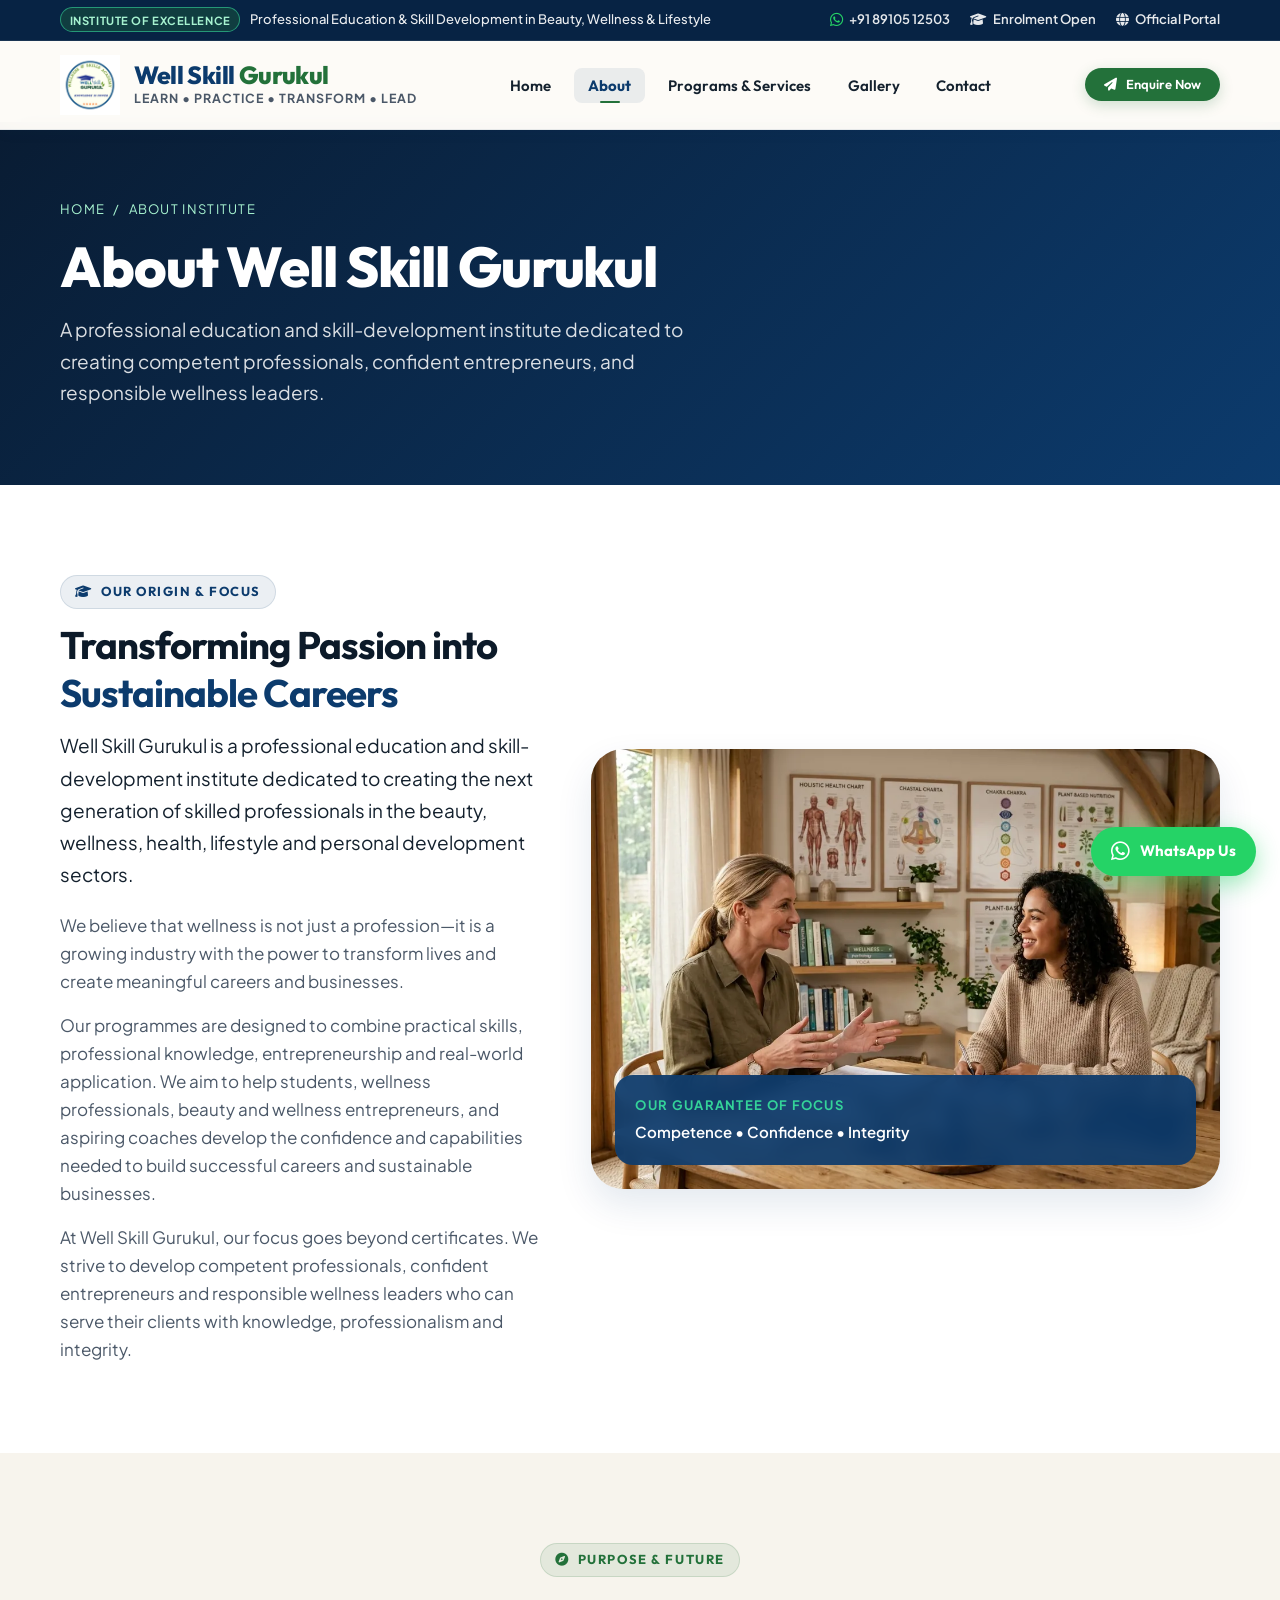
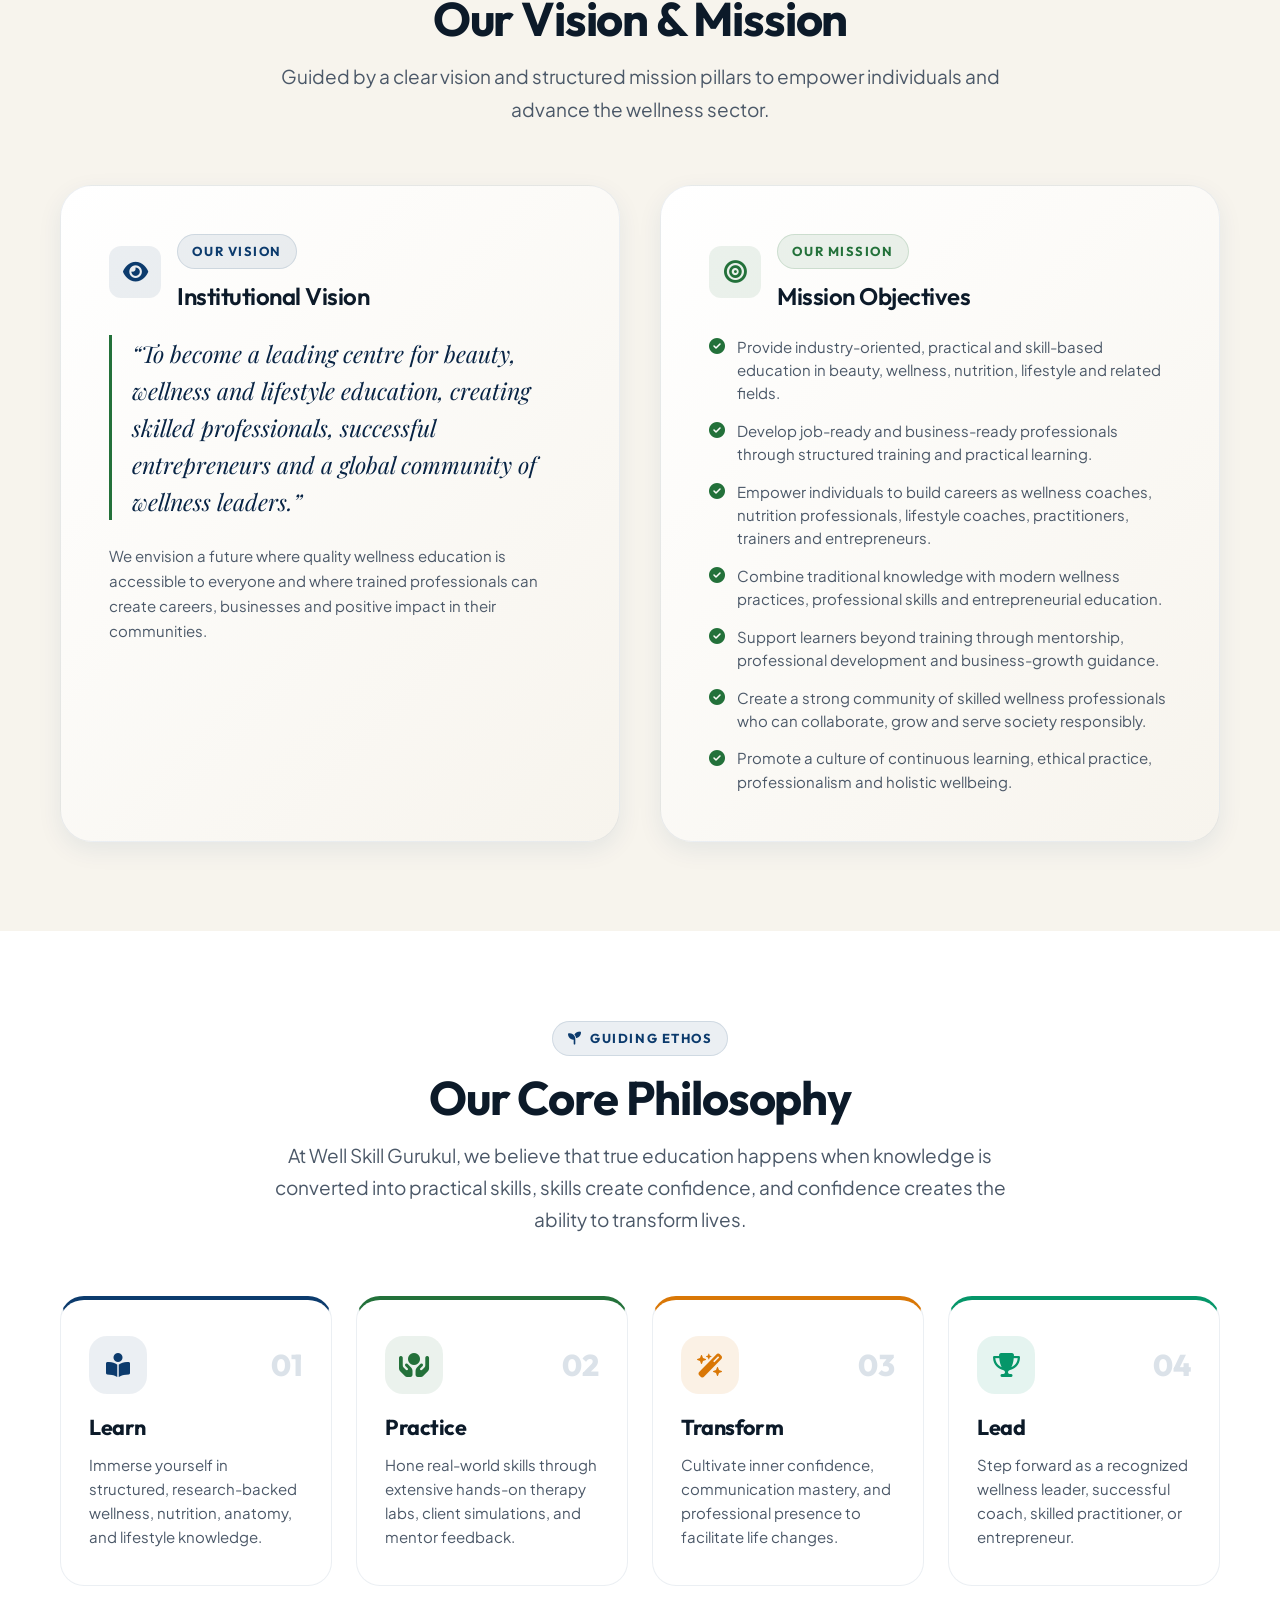
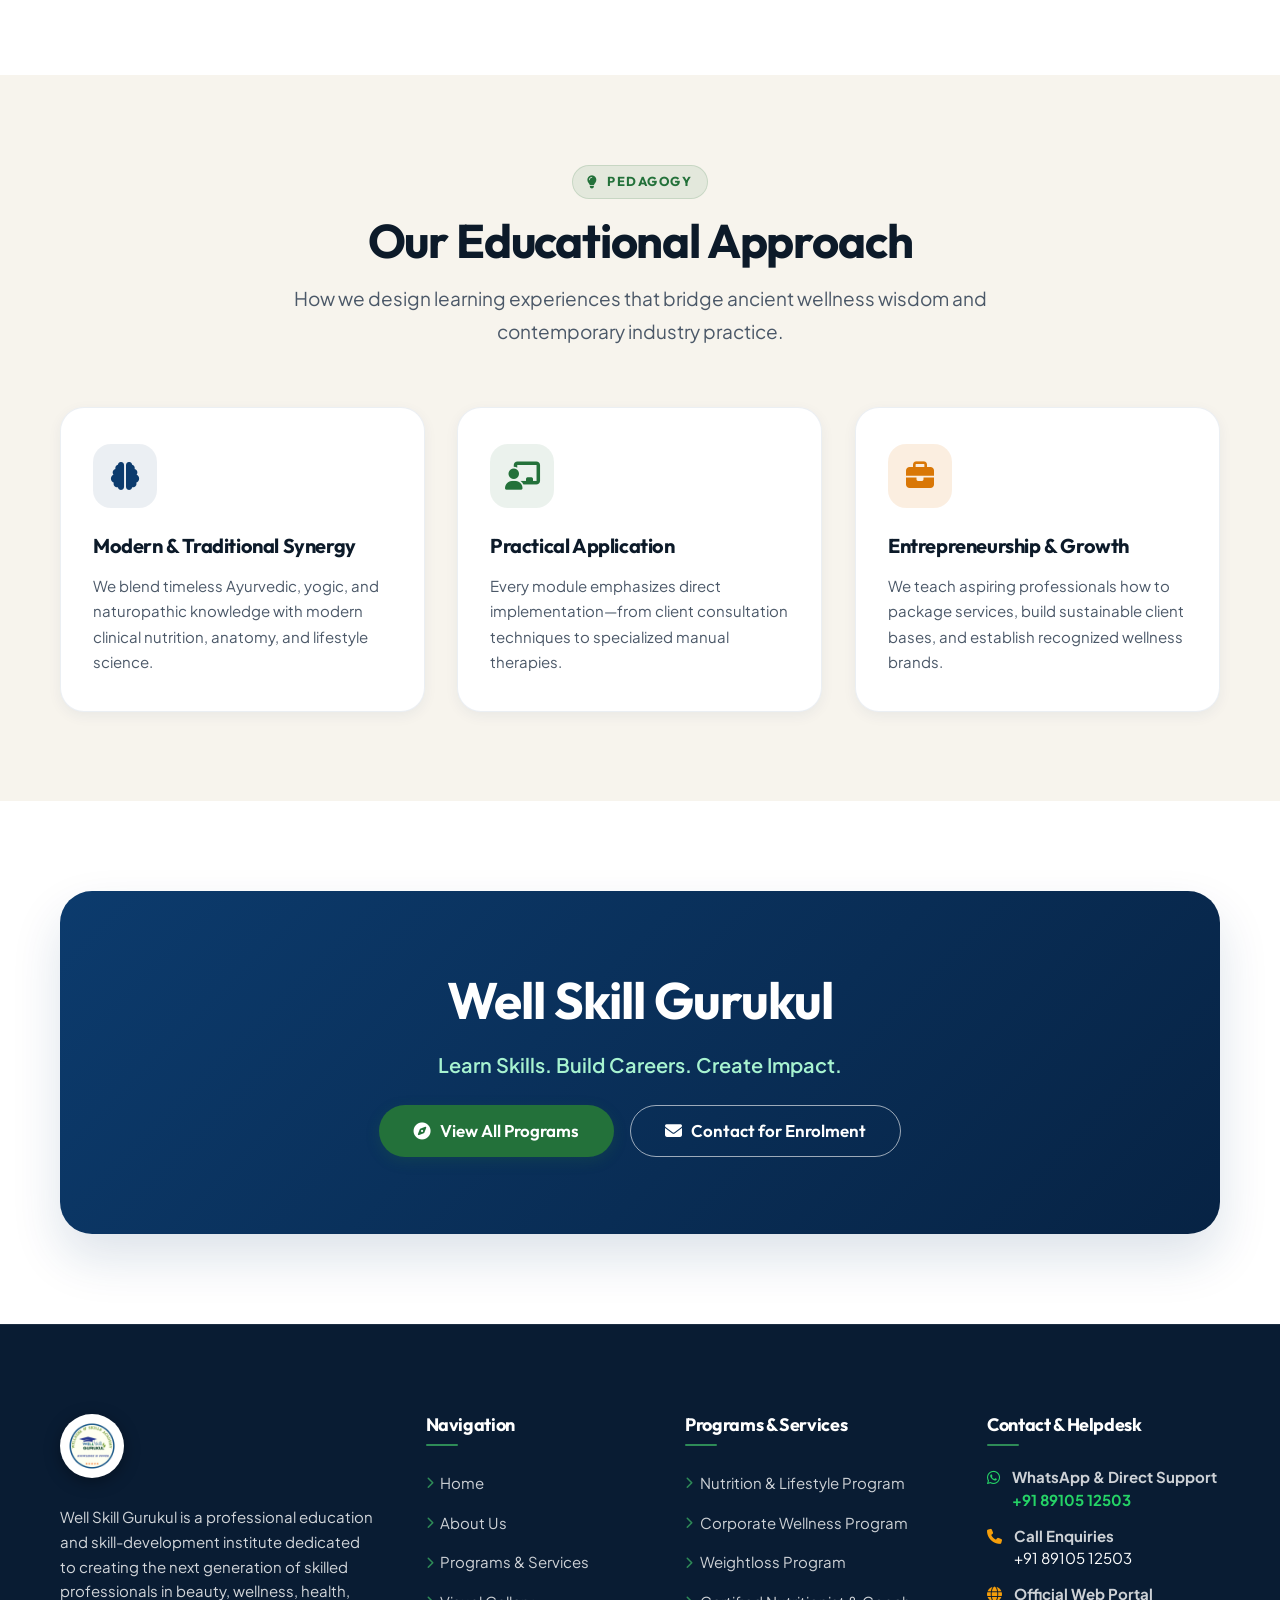
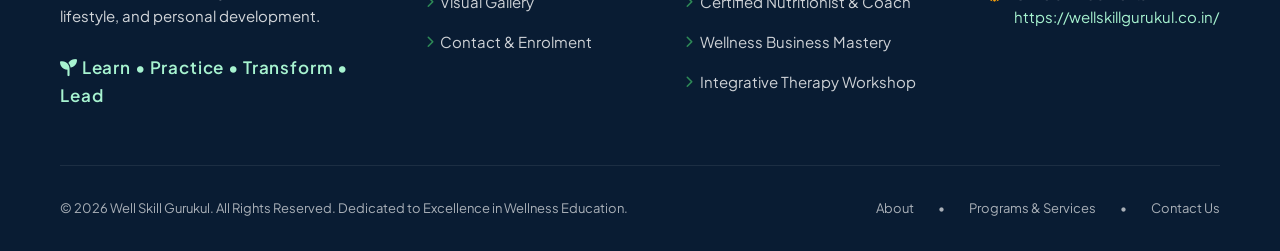
<file: about.html>
<!DOCTYPE html>
<html lang="en">
<head>
  <meta charset="UTF-8">
  <meta name="viewport" content="width=device-width, initial-scale=1.0">
  
  <!-- Primary SEO Meta Tags -->
  <title>About Us | Vision, Mission & Philosophy | Well Skill Gurukul</title>
  <meta name="title" content="About Us | Vision, Mission & Philosophy | Well Skill Gurukul">
  <meta name="description" content="Discover Well Skill Gurukul's vision to be a leading center for wellness education. Learn about our core philosophy: Learn • Practice • Transform • Lead, and meet our expert faculty.">
  <meta name="keywords" content="About Well Skill Gurukul, wellness education vision, mission pillars, Learn Practice Transform Lead, wellness faculty India, Ms S Bhadury, S Bhadury, Dr. S Khan, Ms P. HERA, Rituparna Banerjee, pedagogy, coaching institute">
  <meta name="author" content="Well Skill Gurukul">
  <meta name="robots" content="index, follow, max-snippet:-1, max-image-preview:large, max-video-preview:-1">
  <meta name="theme-color" content="#0c3b6d">
  <link rel="canonical" href="https://wellskillgurukul.co.in/about.html">

  <!-- Open Graph / Social Sharing -->
  <meta property="og:type" content="website">
  <meta property="og:url" content="https://wellskillgurukul.co.in/about.html">
  <meta property="og:site_name" content="Well Skill Gurukul">
  <meta property="og:locale" content="en_IN">
  <meta property="og:title" content="About Us | Vision, Mission & Philosophy | Well Skill Gurukul">
  <meta property="og:description" content="Dedicated to creating competent professionals, confident entrepreneurs, and responsible wellness leaders.">
  <meta property="og:image" content="https://wellskillgurukul.co.in/assets/images/hero-2-pro-coach.jpg">
  <meta property="og:image:width" content="1200">
  <meta property="og:image:height" content="630">

  <!-- Twitter Card -->
  <meta name="twitter:card" content="summary_large_image">
  <meta name="twitter:title" content="About Us | Vision, Mission & Philosophy | Well Skill Gurukul">
  <meta name="twitter:description" content="Learn Skills. Build Careers. Create Impact. Discover our guiding ethos and educational approach.">
  <meta name="twitter:image" content="https://wellskillgurukul.co.in/assets/images/hero-2-pro-coach.jpg">

  <!-- Favicons -->
  <link rel="icon" type="image/png" href="favicon.png">
  <link rel="apple-touch-icon" href="favicon.png">

  <!-- Stylesheets -->
  <link rel="preload" href="https://cdnjs.cloudflare.com/ajax/libs/font-awesome/6.5.1/css/all.min.css" as="style" onload="this.onload=null;this.rel='stylesheet'">
  <noscript><link rel="stylesheet" href="https://cdnjs.cloudflare.com/ajax/libs/font-awesome/6.5.1/css/all.min.css"></noscript>
  <link rel="stylesheet" href="css/global.css">
  <link rel="stylesheet" href="css/components.css">
  <link rel="stylesheet" href="css/responsive.css">

  <!-- JSON-LD AboutPage & Faculty Schema -->
  <script type="application/ld+json">
  {
    "@context": "https://schema.org",
    "@type": "AboutPage",
    "name": "About Well Skill Gurukul",
    "url": "https://wellskillgurukul.co.in/about.html",
    "description": "Information about Well Skill Gurukul, our founding mission, vision, core philosophy, and expert faculty.",
    "mainEntity": {
      "@type": "EducationalOrganization",
      "name": "Well Skill Gurukul",
      "slogan": "Learn • Practice • Transform • Lead",
      "url": "https://wellskillgurukul.co.in/",
      "telephone": "+91-89105-12503",
      "employee": [
        {
          "@type": "Person",
          "name": "Ms S Bhadury",
          "jobTitle": "Founder & Holistic Wellness Mentor",
          "description": "Founder and Holistic Wellness Mentor at Well Skill Gurukul."
        },
        {
          "@type": "Person",
          "name": "S Bhadury",
          "jobTitle": "Chief Administrator, Wellness & Lifestyle Coach & Business Mentor",
          "description": "Chief Administrator, Wellness & Lifestyle Coach, and Wellness Business Mentor."
        },
        {
          "@type": "Person",
          "name": "Dr. S Khan",
          "jobTitle": "BAMS, Course Director",
          "description": "BAMS, Course Director leading academic programs and clinical training."
        },
        {
          "@type": "Person",
          "name": "Ms P. HERA",
          "jobTitle": "Yog Protocol Instructor (Govt. of India Y.C.B) & Yoga Trainer",
          "description": "Certified Yog Protocol Instructor (Govt. of India Y.C.B) and Yoga Trainer."
        },
        {
          "@type": "Person",
          "name": "S. Bhadury",
          "jobTitle": "Program Coordinator & Wellness Business Coach",
          "description": "Program Coordinator and Wellness Business Coach at Well Skill Gurukul."
        },
        {
          "@type": "Person",
          "name": "Rituparna Banerjee",
          "jobTitle": "Dietetics & Nutritionist",
          "description": "Dietetics and Nutritionist at Well Skill Gurukul."
        }
      ]
    }
  }
  </script>
</head>
<body>

  <!-- Reusable Header & Topbar Root -->
  <div id="site-header-root"></div>

  <main id="main-content">
    
    <!-- Page Hero Banner -->
    <section class="page-hero">
      <div class="container">
        <div class="breadcrumb-list">
          <a href="index.html">Home</a>
          <span>/</span>
          <span>About Institute</span>
        </div>
        <h1 class="page-hero-title">About Well Skill Gurukul</h1>
        <p class="page-hero-desc">
          A professional education and skill-development institute dedicated to creating competent professionals, confident entrepreneurs, and responsible wellness leaders.
        </p>
      </div>
    </section>

    <!-- Institutional Background & Ethos -->
    <section class="section section-bg-surface">
      <div class="container">
        <div class="contact-grid" style="align-items: center;">
          <div>
            <div class="section-eyebrow">
              <i class="fa-solid fa-graduation-cap"></i> Our Origin & Focus
            </div>
            <h2 class="section-title" style="font-size: clamp(2rem, 3vw, 2.5rem);">
              Transforming Passion into <span style="color: var(--color-primary);">Sustainable Careers</span>
            </h2>
            <p style="font-size: var(--text-md); line-height: 1.7; color: var(--text-main); margin-bottom: 1.25rem;">
              Well Skill Gurukul is a professional education and skill-development institute dedicated to creating the next generation of skilled professionals in the beauty, wellness, health, lifestyle and personal development sectors.
            </p>
            <p>
              We believe that wellness is not just a profession—it is a growing industry with the power to transform lives and create meaningful careers and businesses.
            </p>
            <p>
              Our programmes are designed to combine practical skills, professional knowledge, entrepreneurship and real-world application. We aim to help students, wellness professionals, beauty and wellness entrepreneurs, and aspiring coaches develop the confidence and capabilities needed to build successful careers and sustainable businesses.
            </p>
            <p>
              At Well Skill Gurukul, our focus goes beyond certificates. We strive to develop competent professionals, confident entrepreneurs and responsible wellness leaders who can serve their clients with knowledge, professionalism and integrity.
            </p>
          </div>
          <div>
            <div style="position: relative; border-radius: var(--radius-2xl); overflow: hidden; box-shadow: var(--shadow-lg);">
              <img src="assets/images/hero-2-pro-coach.webp" alt="Mentorship and Practical Guidance at Well Skill Gurukul" width="600" height="440" loading="lazy" style="width: 100%; height: 440px; object-fit: cover;">
              <div style="position: absolute; bottom: 1.5rem; left: 1.5rem; right: 1.5rem; background: rgba(12, 59, 109, 0.92); backdrop-filter: blur(8px); padding: 1.25rem; border-radius: var(--radius-lg); color: #ffffff;">
                <div style="font-size: var(--text-xs); color: #34d399; text-transform: uppercase; font-weight: 700; letter-spacing: 0.1em; margin-bottom: 0.25rem;">
                  Our Guarantee of Focus
                </div>
                <div style="font-size: var(--text-sm); font-weight: 600;">
                  Competence • Confidence • Integrity
                </div>
              </div>
            </div>
          </div>
        </div>
      </div>
    </section>

    <!-- Vision & Mission Showcase -->
    <section class="section section-bg-alt">
      <div class="container">
        <div class="section-header text-center">
          <div class="section-eyebrow eyebrow-green">
            <i class="fa-solid fa-compass"></i> Purpose & Future
          </div>
          <h2 class="section-title">Our Vision & Mission</h2>
          <p class="section-desc">
            Guided by a clear vision and structured mission pillars to empower individuals and advance the wellness sector.
          </p>
        </div>

        <div class="vision-mission-grid">
          <!-- Vision -->
          <div class="vision-card">
            <div class="vision-card-header">
              <div class="vision-card-icon"><i class="fa-solid fa-eye"></i></div>
              <div>
                <span class="section-eyebrow">Our Vision</span>
                <h3 style="margin: 0; font-size: 1.5rem;">Institutional Vision</h3>
              </div>
            </div>
            <div class="vision-quote">
              “To become a leading centre for beauty, wellness and lifestyle education, creating skilled professionals, successful entrepreneurs and a global community of wellness leaders.”
            </div>
            <p style="font-size: var(--text-sm); line-height: 1.65; color: var(--text-muted);">
              We envision a future where quality wellness education is accessible to everyone and where trained professionals can create careers, businesses and positive impact in their communities.
            </p>
          </div>

          <!-- Mission -->
          <div class="vision-card">
            <div class="vision-card-header">
              <div class="vision-card-icon" style="background: var(--color-secondary-soft); color: var(--color-secondary);">
                <i class="fa-solid fa-bullseye"></i>
              </div>
              <div>
                <span class="section-eyebrow eyebrow-green">Our Mission</span>
                <h3 style="margin: 0; font-size: 1.5rem;">Mission Objectives</h3>
              </div>
            </div>
            
            <div class="mission-list">
              <div class="mission-item">
                <i class="fa-solid fa-circle-check"></i>
                <span>Provide industry-oriented, practical and skill-based education in beauty, wellness, nutrition, lifestyle and related fields.</span>
              </div>
              <div class="mission-item">
                <i class="fa-solid fa-circle-check"></i>
                <span>Develop job-ready and business-ready professionals through structured training and practical learning.</span>
              </div>
              <div class="mission-item">
                <i class="fa-solid fa-circle-check"></i>
                <span>Empower individuals to build careers as wellness coaches, nutrition professionals, lifestyle coaches, practitioners, trainers and entrepreneurs.</span>
              </div>
              <div class="mission-item">
                <i class="fa-solid fa-circle-check"></i>
                <span>Combine traditional knowledge with modern wellness practices, professional skills and entrepreneurial education.</span>
              </div>
              <div class="mission-item">
                <i class="fa-solid fa-circle-check"></i>
                <span>Support learners beyond training through mentorship, professional development and business-growth guidance.</span>
              </div>
              <div class="mission-item">
                <i class="fa-solid fa-circle-check"></i>
                <span>Create a strong community of skilled wellness professionals who can collaborate, grow and serve society responsibly.</span>
              </div>
              <div class="mission-item">
                <i class="fa-solid fa-circle-check"></i>
                <span>Promote a culture of continuous learning, ethical practice, professionalism and holistic wellbeing.</span>
              </div>
            </div>
          </div>
        </div>
      </div>
    </section>

    <!-- Core Philosophy: Learn • Practice • Transform • Lead -->
    <section class="section section-bg-surface">
      <div class="container">
        <div class="section-header text-center">
          <div class="section-eyebrow">
            <i class="fa-solid fa-seedling"></i> Guiding Ethos
          </div>
          <h2 class="section-title">Our Core Philosophy</h2>
          <p class="section-desc">
            At Well Skill Gurukul, we believe that true education happens when knowledge is converted into practical skills, skills create confidence, and confidence creates the ability to transform lives.
          </p>
        </div>

        <div class="philosophy-grid">
          <div class="philosophy-card step-1">
            <div class="philosophy-card-top">
              <div class="philosophy-icon-box"><i class="fa-solid fa-book-open-reader"></i></div>
              <span class="philosophy-step-num">01</span>
            </div>
            <h3 class="philosophy-title">Learn</h3>
            <p class="philosophy-desc">
              Immerse yourself in structured, research-backed wellness, nutrition, anatomy, and lifestyle knowledge.
            </p>
          </div>

          <div class="philosophy-card step-2">
            <div class="philosophy-card-top">
              <div class="philosophy-icon-box"><i class="fa-solid fa-hands-holding-circle"></i></div>
              <span class="philosophy-step-num">02</span>
            </div>
            <h3 class="philosophy-title">Practice</h3>
            <p class="philosophy-desc">
              Hone real-world skills through extensive hands-on therapy labs, client simulations, and mentor feedback.
            </p>
          </div>

          <div class="philosophy-card step-3">
            <div class="philosophy-card-top">
              <div class="philosophy-icon-box"><i class="fa-solid fa-wand-magic-sparkles"></i></div>
              <span class="philosophy-step-num">03</span>
            </div>
            <h3 class="philosophy-title">Transform</h3>
            <p class="philosophy-desc">
              Cultivate inner confidence, communication mastery, and professional presence to facilitate life changes.
            </p>
          </div>

          <div class="philosophy-card step-4">
            <div class="philosophy-card-top">
              <div class="philosophy-icon-box"><i class="fa-solid fa-trophy"></i></div>
              <span class="philosophy-step-num">04</span>
            </div>
            <h3 class="philosophy-title">Lead</h3>
            <p class="philosophy-desc">
              Step forward as a recognized wellness leader, successful coach, skilled practitioner, or entrepreneur.
            </p>
          </div>
        </div>
      </div>
    </section>

    <!-- Educational Approach & Mentorship Support -->
    <section class="section section-bg-alt">
      <div class="container">
        <div class="section-header text-center">
          <div class="section-eyebrow eyebrow-green">
            <i class="fa-solid fa-lightbulb"></i> Pedagogy
          </div>
          <h2 class="section-title">Our Educational Approach</h2>
          <p class="section-desc">
            How we design learning experiences that bridge ancient wellness wisdom and contemporary industry practice.
          </p>
        </div>

        <div class="editorial-grid">
          <div class="editorial-card">
            <div class="editorial-icon"><i class="fa-solid fa-brain"></i></div>
            <h3>Modern & Traditional Synergy</h3>
            <p>We blend timeless Ayurvedic, yogic, and naturopathic knowledge with modern clinical nutrition, anatomy, and lifestyle science.</p>
          </div>

          <div class="editorial-card">
            <div class="editorial-icon"><i class="fa-solid fa-chalkboard-user"></i></div>
            <h3>Practical Application</h3>
            <p>Every module emphasizes direct implementation—from client consultation techniques to specialized manual therapies.</p>
          </div>

          <div class="editorial-card">
            <div class="editorial-icon"><i class="fa-solid fa-briefcase"></i></div>
            <h3>Entrepreneurship & Growth</h3>
            <p>We teach aspiring professionals how to package services, build sustainable client bases, and establish recognized wellness brands.</p>
          </div>
        </div>
      </div>
    </section>

    <!-- Call to Action -->
    <section class="section section-bg-surface">
      <div class="container">
        <div class="career-cta-banner">
          <h2>Well Skill Gurukul</h2>
          <p style="font-size: 1.25rem; font-weight: 600; color: #a7f3d0; margin-bottom: 1.5rem;">
            Learn Skills. Build Careers. Create Impact.
          </p>
          <div class="cta-buttons">
            <a href="services.html" class="btn btn-secondary btn-lg btn-pill">
              <i class="fa-solid fa-compass"></i> View All Programs
            </a>
            <a href="contact.html" class="btn btn-outline-white btn-lg btn-pill">
              <i class="fa-solid fa-envelope"></i> Contact for Enrolment
            </a>
          </div>
        </div>
      </div>
    </section>

  </main>

  <!-- Reusable Footer Root -->
  <div id="site-footer-root"></div>

  <!-- Component & Script Files -->
  <script src="js/components.js"></script>
  <script src="js/navigation.js"></script>
  <script src="js/animations.js"></script>
</body>
</html>
</file>
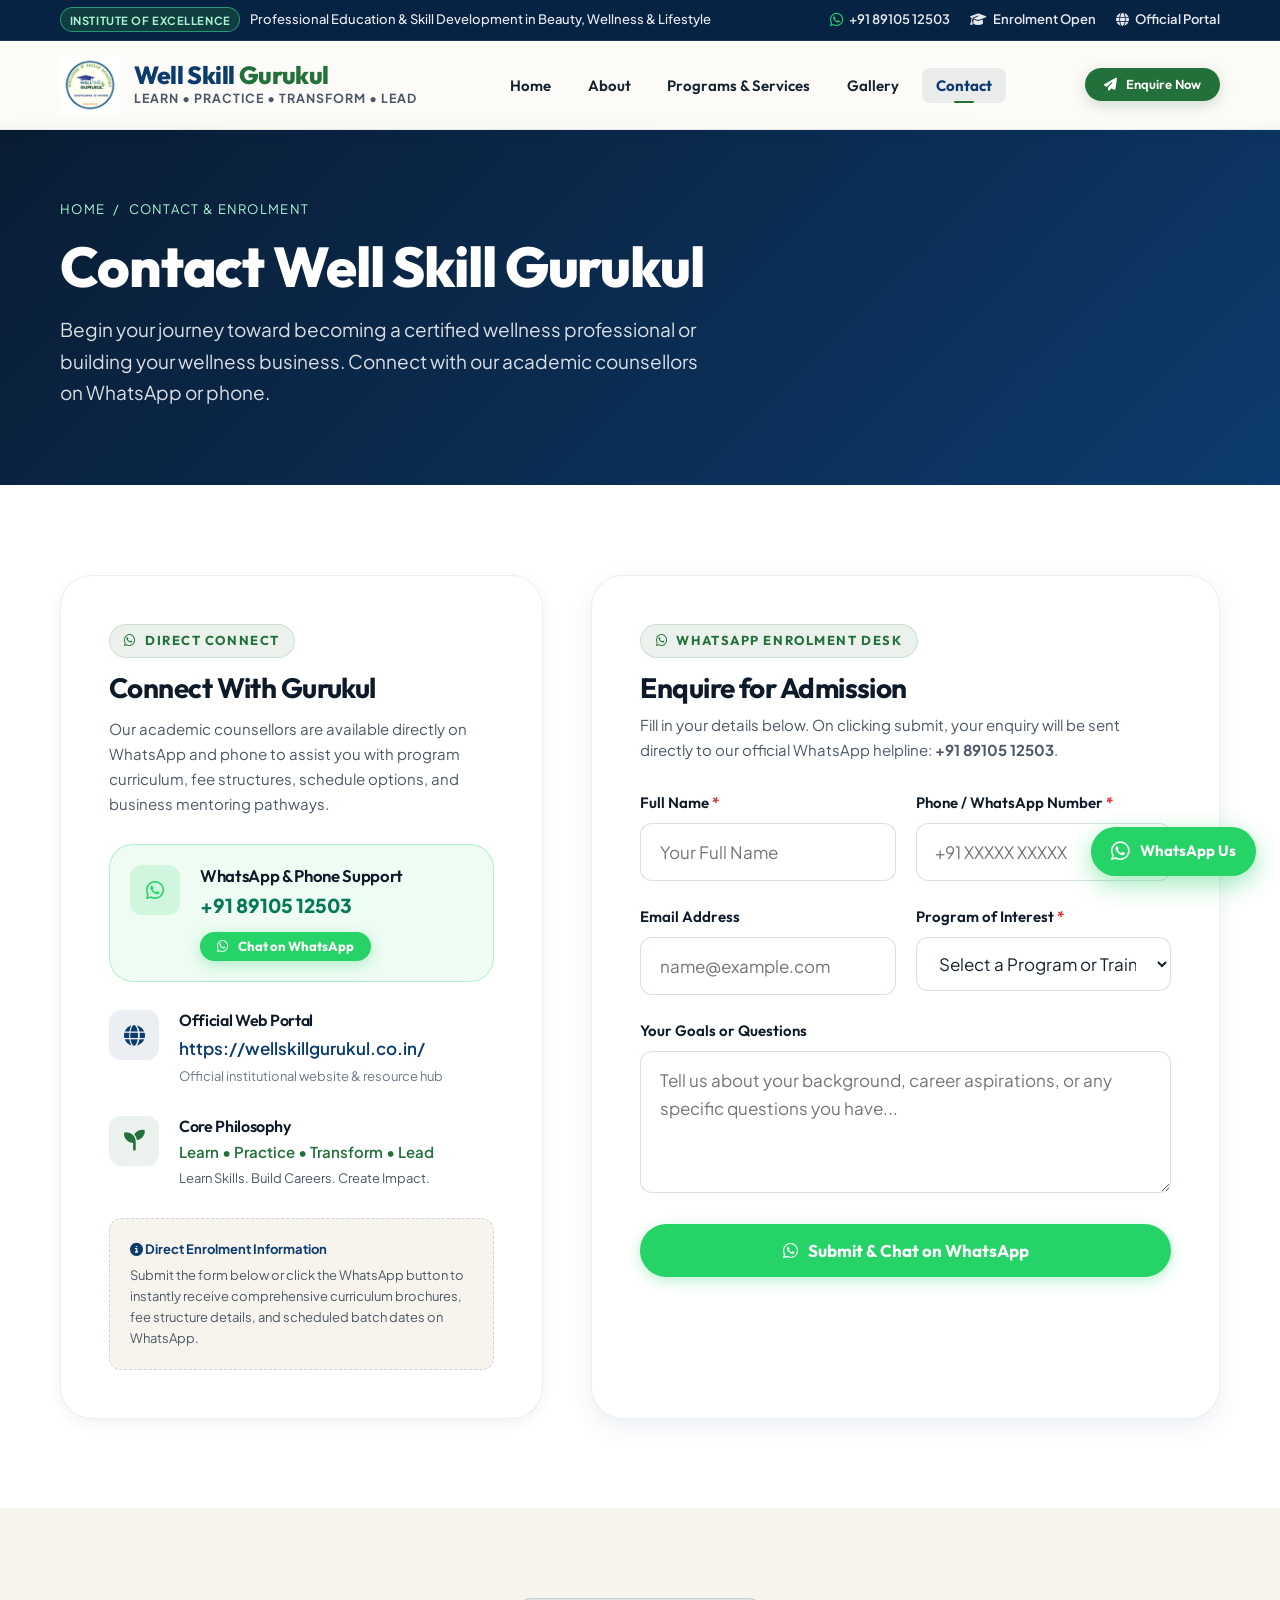
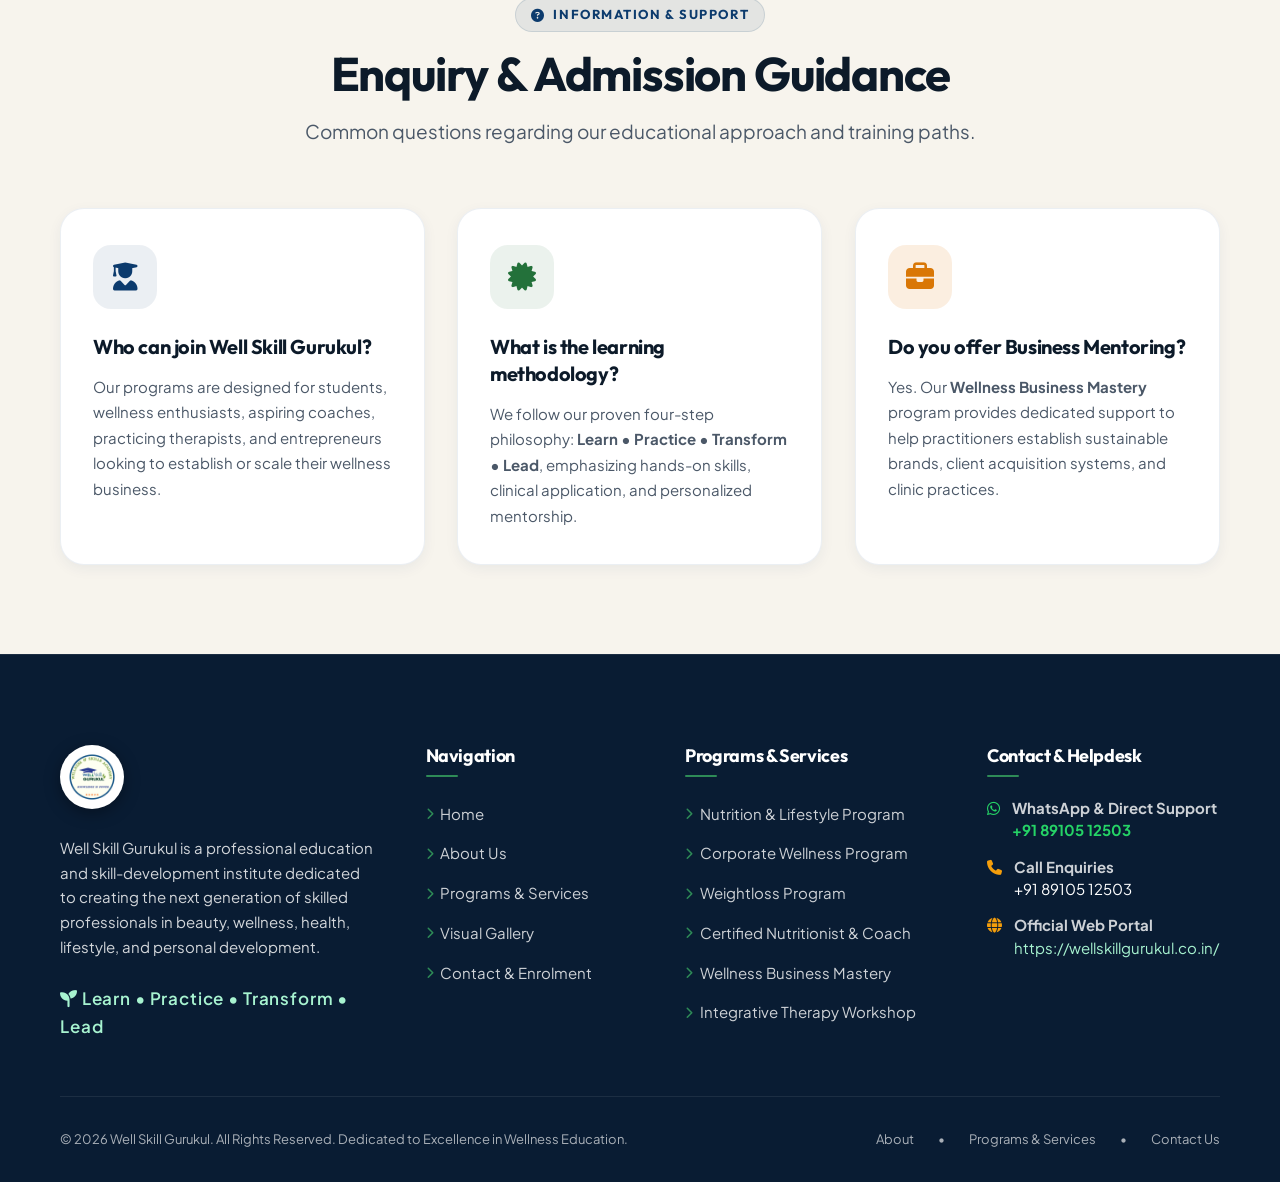
<file: contact.html>
<!DOCTYPE html>
<html lang="en">
<head>
  <meta charset="UTF-8">
  <meta name="viewport" content="width=device-width, initial-scale=1.0">
  
  <!-- Primary SEO Meta Tags -->
  <title>Contact & Admissions | WhatsApp Helpline +91 89105 12503 | Well Skill Gurukul</title>
  <meta name="title" content="Contact & Admissions | WhatsApp Helpline +91 89105 12503 | Well Skill Gurukul">
  <meta name="description" content="Connect with Well Skill Gurukul admissions office for course details, syllabus, fee schedules, and certification enrolment via WhatsApp Helpline +91 89105 12503.">
  <meta name="keywords" content="Contact Well Skill Gurukul, wellness admissions, WhatsApp helpline +91 89105 12503, course enquiry, coaching admission, wellness business consultation, Kolkata wellness institute">
  <meta name="author" content="Well Skill Gurukul">
  <meta name="robots" content="index, follow, max-snippet:-1, max-image-preview:large, max-video-preview:-1">
  <meta name="theme-color" content="#0c3b6d">
  <link rel="canonical" href="https://wellskillgurukul.co.in/contact.html">

  <!-- Open Graph / Social Sharing -->
  <meta property="og:type" content="website">
  <meta property="og:url" content="https://wellskillgurukul.co.in/contact.html">
  <meta property="og:site_name" content="Well Skill Gurukul">
  <meta property="og:locale" content="en_IN">
  <meta property="og:title" content="Contact & Admissions | WhatsApp Helpline +91 89105 12503 | Well Skill Gurukul">
  <meta property="og:description" content="Connect directly with our admissions team on WhatsApp +91 89105 12503 for fast program guidance.">
  <meta property="og:image" content="https://wellskillgurukul.co.in/assets/images/hero-1-wellness-edu.jpg">
  <meta property="og:image:width" content="1200">
  <meta property="og:image:height" content="630">

  <!-- Twitter Card -->
  <meta name="twitter:card" content="summary_large_image">
  <meta name="twitter:title" content="Contact & Admissions | WhatsApp Helpline +91 89105 12503 | Well Skill Gurukul">
  <meta name="twitter:description" content="Direct admissions and counselling via WhatsApp Helpline +91 89105 12503.">
  <meta name="twitter:image" content="https://wellskillgurukul.co.in/assets/images/hero-1-wellness-edu.jpg">

  <!-- Favicons -->
  <link rel="icon" type="image/png" href="favicon.png">
  <link rel="apple-touch-icon" href="favicon.png">

  <!-- Stylesheets -->
  <link rel="preload" href="https://cdnjs.cloudflare.com/ajax/libs/font-awesome/6.5.1/css/all.min.css" as="style" onload="this.onload=null;this.rel='stylesheet'">
  <noscript><link rel="stylesheet" href="https://cdnjs.cloudflare.com/ajax/libs/font-awesome/6.5.1/css/all.min.css"></noscript>
  <link rel="stylesheet" href="css/global.css">
  <link rel="stylesheet" href="css/components.css">
  <link rel="stylesheet" href="css/responsive.css">

  <!-- JSON-LD ContactPage & LocalBusiness Schema -->
  <script type="application/ld+json">
  {
    "@context": "https://schema.org",
    "@type": "ContactPage",
    "name": "Contact Well Skill Gurukul Admissions",
    "url": "https://wellskillgurukul.co.in/contact.html",
    "description": "Admissions and student consultation helpline for Well Skill Gurukul.",
    "mainEntity": {
      "@type": "EducationalOrganization",
      "name": "Well Skill Gurukul",
      "telephone": "+91-89105-12503",
      "email": "info@wellskillgurukul.co.in",
      "url": "https://wellskillgurukul.co.in/",
      "contactPoint": {
        "@type": "ContactPoint",
        "telephone": "+91-89105-12503",
        "contactType": "Admissions & Student Enrolment",
        "contactOption": "WhatsApp",
        "availableLanguage": ["English", "Hindi", "Bengali"],
        "areaServed": "IN"
      }
    }
  }
  </script>
</head>
<body>

  <!-- Reusable Header & Topbar Root -->
  <div id="site-header-root"></div>

  <main id="main-content">
    
    <!-- Page Hero Banner -->
    <section class="page-hero">
      <div class="container">
        <div class="breadcrumb-list">
          <a href="index.html">Home</a>
          <span>/</span>
          <span>Contact & Enrolment</span>
        </div>
        <h1 class="page-hero-title">Contact Well Skill Gurukul</h1>
        <p class="page-hero-desc">
          Begin your journey toward becoming a certified wellness professional or building your wellness business. Connect with our academic counsellors on WhatsApp or phone.
        </p>
      </div>
    </section>

    <!-- Main Contact & Application Form Section -->
    <section class="section section-bg-surface">
      <div class="container">
        <div class="contact-grid">
          
          <!-- Column 1: Official Information & Direct WhatsApp Channels -->
          <div class="contact-info-panel">
            <div>
              <div class="section-eyebrow eyebrow-green">
                <i class="fa-brands fa-whatsapp"></i> Direct Connect
              </div>
              <h2 style="font-size: 1.75rem; margin-bottom: 0.75rem; color: var(--text-heading);">
                Connect With Gurukul
              </h2>
              <p style="font-size: var(--text-sm); line-height: 1.65; color: var(--text-muted);">
                Our academic counsellors are available directly on WhatsApp and phone to assist you with program curriculum, fee structures, schedule options, and business mentoring pathways.
              </p>
            </div>

            <!-- WhatsApp & Phone Primary Card -->
            <div class="contact-info-card" style="background: rgba(37, 211, 102, 0.08); border: 1.5px solid rgba(37, 211, 102, 0.3); border-radius: var(--radius-xl); padding: 1.25rem;">
              <div class="contact-info-icon wa-icon"><i class="fa-brands fa-whatsapp"></i></div>
              <div>
                <h4 style="font-size: 1.05rem; margin-bottom: 0.25rem; color: var(--text-heading);">WhatsApp & Phone Support</h4>
                <a href="https://wa.me/918910512503?text=Hello%20Well%20Skill%20Gurukul,%20I%20would%20like%20to%20enquire%20about%20your%20programs" target="_blank" rel="noopener" style="color: #047857; font-size: 1.2rem; font-weight: 800; display: block; margin-bottom: 0.5rem;">
                  +91 89105 12503
                </a>
                <a href="https://wa.me/918910512503?text=Hello%20Well%20Skill%20Gurukul,%20I%20would%20like%20to%20enquire%20about%20your%20programs" target="_blank" rel="noopener" class="btn btn-sm btn-pill btn-whatsapp-submit" style="display: inline-flex; width: auto; padding: 0.45rem 1rem; font-size: 0.82rem;">
                  <i class="fa-brands fa-whatsapp"></i> Chat on WhatsApp
                </a>
              </div>
            </div>

            <!-- Official Portal -->
            <div class="contact-info-card">
              <div class="contact-info-icon"><i class="fa-solid fa-globe"></i></div>
              <div>
                <h4 style="font-size: 1rem; margin-bottom: 0.25rem;">Official Web Portal</h4>
                <a href="https://wellskillgurukul.co.in/" target="_blank" rel="noopener" style="color: var(--color-primary); font-weight: 600; word-break: break-all;">
                  https://wellskillgurukul.co.in/
                </a>
                <p style="font-size: var(--text-xs); color: var(--text-light); margin-top: 0.25rem;">
                  Official institutional website & resource hub
                </p>
              </div>
            </div>

            <!-- Philosophy Badge -->
            <div class="contact-info-card">
              <div class="contact-info-icon" style="background: var(--color-secondary-soft); color: var(--color-secondary);"><i class="fa-solid fa-seedling"></i></div>
              <div>
                <h4 style="font-size: 1rem; margin-bottom: 0.25rem;">Core Philosophy</h4>
                <p style="font-size: var(--text-sm); font-weight: 600; color: var(--color-secondary); margin-bottom: 0.25rem;">
                  Learn • Practice • Transform • Lead
                </p>
                <p style="font-size: var(--text-xs); color: var(--text-muted);">
                  Learn Skills. Build Careers. Create Impact.
                </p>
              </div>
            </div>

            <!-- Notice Box -->
            <div style="background: var(--bg-surface-alt); border: 1px dashed var(--border-medium); border-radius: var(--radius-md); padding: 1.25rem; font-size: var(--text-xs); color: var(--text-muted); line-height: 1.6;">
              <strong style="color: var(--color-primary); display: block; margin-bottom: 0.35rem;">
                <i class="fa-solid fa-circle-info"></i> Direct Enrolment Information
              </strong>
              Submit the form below or click the WhatsApp button to instantly receive comprehensive curriculum brochures, fee structure details, and scheduled batch dates on WhatsApp.
            </div>
          </div>

          <!-- Column 2: Interactive Enrolment & Enquiry Form (WhatsApp Connected) -->
          <div class="contact-form-panel">
            <div class="section-eyebrow eyebrow-green" style="margin-bottom: 0.75rem;">
              <i class="fa-brands fa-whatsapp"></i> WhatsApp Enrolment Desk
            </div>
            <h2 style="font-size: 1.75rem; margin-bottom: 0.5rem; color: var(--text-heading);">
              Enquire for Admission
            </h2>
            <p style="font-size: var(--text-sm); color: var(--text-muted); margin-bottom: 1.75rem;">
              Fill in your details below. On clicking submit, your enquiry will be sent directly to our official WhatsApp helpline: <strong>+91 89105 12503</strong>.
            </p>

            <!-- Success Message Banner -->
            <div class="form-success-banner" id="form-success-message">
              <h4 style="color: #065f46; font-size: 1.1rem; margin-bottom: 0.35rem; display: flex; align-items: center; gap: 0.5rem;">
                <i class="fa-solid fa-circle-check"></i> Connecting to WhatsApp!
              </h4>
              <p style="font-size: var(--text-sm); margin: 0; color: #047857;">
                Your enquiry has been formatted and opened in WhatsApp. Our counsellors at Well Skill Gurukul will assist you immediately.
              </p>
            </div>

            <!-- Form -->
            <form id="institute-enquiry-form" novalidate>
              <div class="form-row-2">
                <div class="form-group">
                  <label for="enquiry-name" class="form-label">Full Name <span class="req">*</span></label>
                  <input type="text" id="enquiry-name" class="form-control" placeholder="Your Full Name" required>
                  <div class="form-feedback">Please enter your full name.</div>
                </div>

                <div class="form-group">
                  <label for="enquiry-phone" class="form-label">Phone / WhatsApp Number <span class="req">*</span></label>
                  <input type="tel" id="enquiry-phone" class="form-control" placeholder="+91 XXXXX XXXXX" required>
                  <div class="form-feedback">Please provide a valid contact number.</div>
                </div>
              </div>

              <div class="form-row-2">
                <div class="form-group">
                  <label for="enquiry-email" class="form-label">Email Address</label>
                  <input type="email" id="enquiry-email" class="form-control" placeholder="name@example.com">
                  <div class="form-feedback">Please enter a valid email address.</div>
                </div>

                <div class="form-group">
                  <label for="enquiry-program" class="form-label">Program of Interest <span class="req">*</span></label>
                  <select id="enquiry-program" class="form-control" required>
                    <option value="" disabled selected>Select a Program or Training Path</option>
                    <option value="Nutrition & Lifestyle Program">Nutrition & Lifestyle Program</option>
                    <option value="Corporate Wellness Program">Corporate Wellness Program</option>
                    <option value="Weightloss Program">Weightloss Program</option>
                    <option value="Certified Nutritionist and Lifestyle Coach">Certified Nutritionist and Lifestyle Coach</option>
                    <option value="Wellness Business Mastery">Wellness Business Mastery</option>
                    <option value="Alternative & Integrative Therapy Workshop">Alternative & Integrative Therapy Workshop</option>
                  </select>
                  <div class="form-feedback">Please select your program of interest.</div>
                </div>
              </div>

              <div class="form-group">
                <label for="enquiry-message" class="form-label">Your Goals or Questions</label>
                <textarea id="enquiry-message" class="form-control" rows="4" placeholder="Tell us about your background, career aspirations, or any specific questions you have..."></textarea>
              </div>

              <button type="submit" class="btn btn-whatsapp-submit btn-lg btn-pill" id="form-submit-btn" style="width: 100%;">
                <i class="fa-brands fa-whatsapp"></i> Submit & Chat on WhatsApp
              </button>
            </form>
          </div>

        </div>
      </div>
    </section>

    <!-- Frequently Asked Questions / Guidance -->
    <section class="section section-bg-alt">
      <div class="container">
        <div class="section-header text-center">
          <div class="section-eyebrow">
            <i class="fa-solid fa-circle-question"></i> Information & Support
          </div>
          <h2 class="section-title">Enquiry & Admission Guidance</h2>
          <p class="section-desc">Common questions regarding our educational approach and training paths.</p>
        </div>

        <div class="editorial-grid">
          <div class="editorial-card">
            <div class="editorial-icon"><i class="fa-solid fa-user-graduate"></i></div>
            <h3>Who can join Well Skill Gurukul?</h3>
            <p>Our programs are designed for students, wellness enthusiasts, aspiring coaches, practicing therapists, and entrepreneurs looking to establish or scale their wellness business.</p>
          </div>

          <div class="editorial-card">
            <div class="editorial-icon"><i class="fa-solid fa-certificate"></i></div>
            <h3>What is the learning methodology?</h3>
            <p>We follow our proven four-step philosophy: <strong>Learn • Practice • Transform • Lead</strong>, emphasizing hands-on skills, clinical application, and personalized mentorship.</p>
          </div>

          <div class="editorial-card">
            <div class="editorial-icon"><i class="fa-solid fa-briefcase"></i></div>
            <h3>Do you offer Business Mentoring?</h3>
            <p>Yes. Our <strong>Wellness Business Mastery</strong> program provides dedicated support to help practitioners establish sustainable brands, client acquisition systems, and clinic practices.</p>
          </div>
        </div>
      </div>
    </section>

  </main>

  <!-- Reusable Footer Root -->
  <div id="site-footer-root"></div>

  <!-- Component & Script Files -->
  <script src="js/components.js"></script>
  <script src="js/navigation.js"></script>
  <script src="js/form.js"></script>
  <script src="js/animations.js"></script>
</body>
</html>
</file>
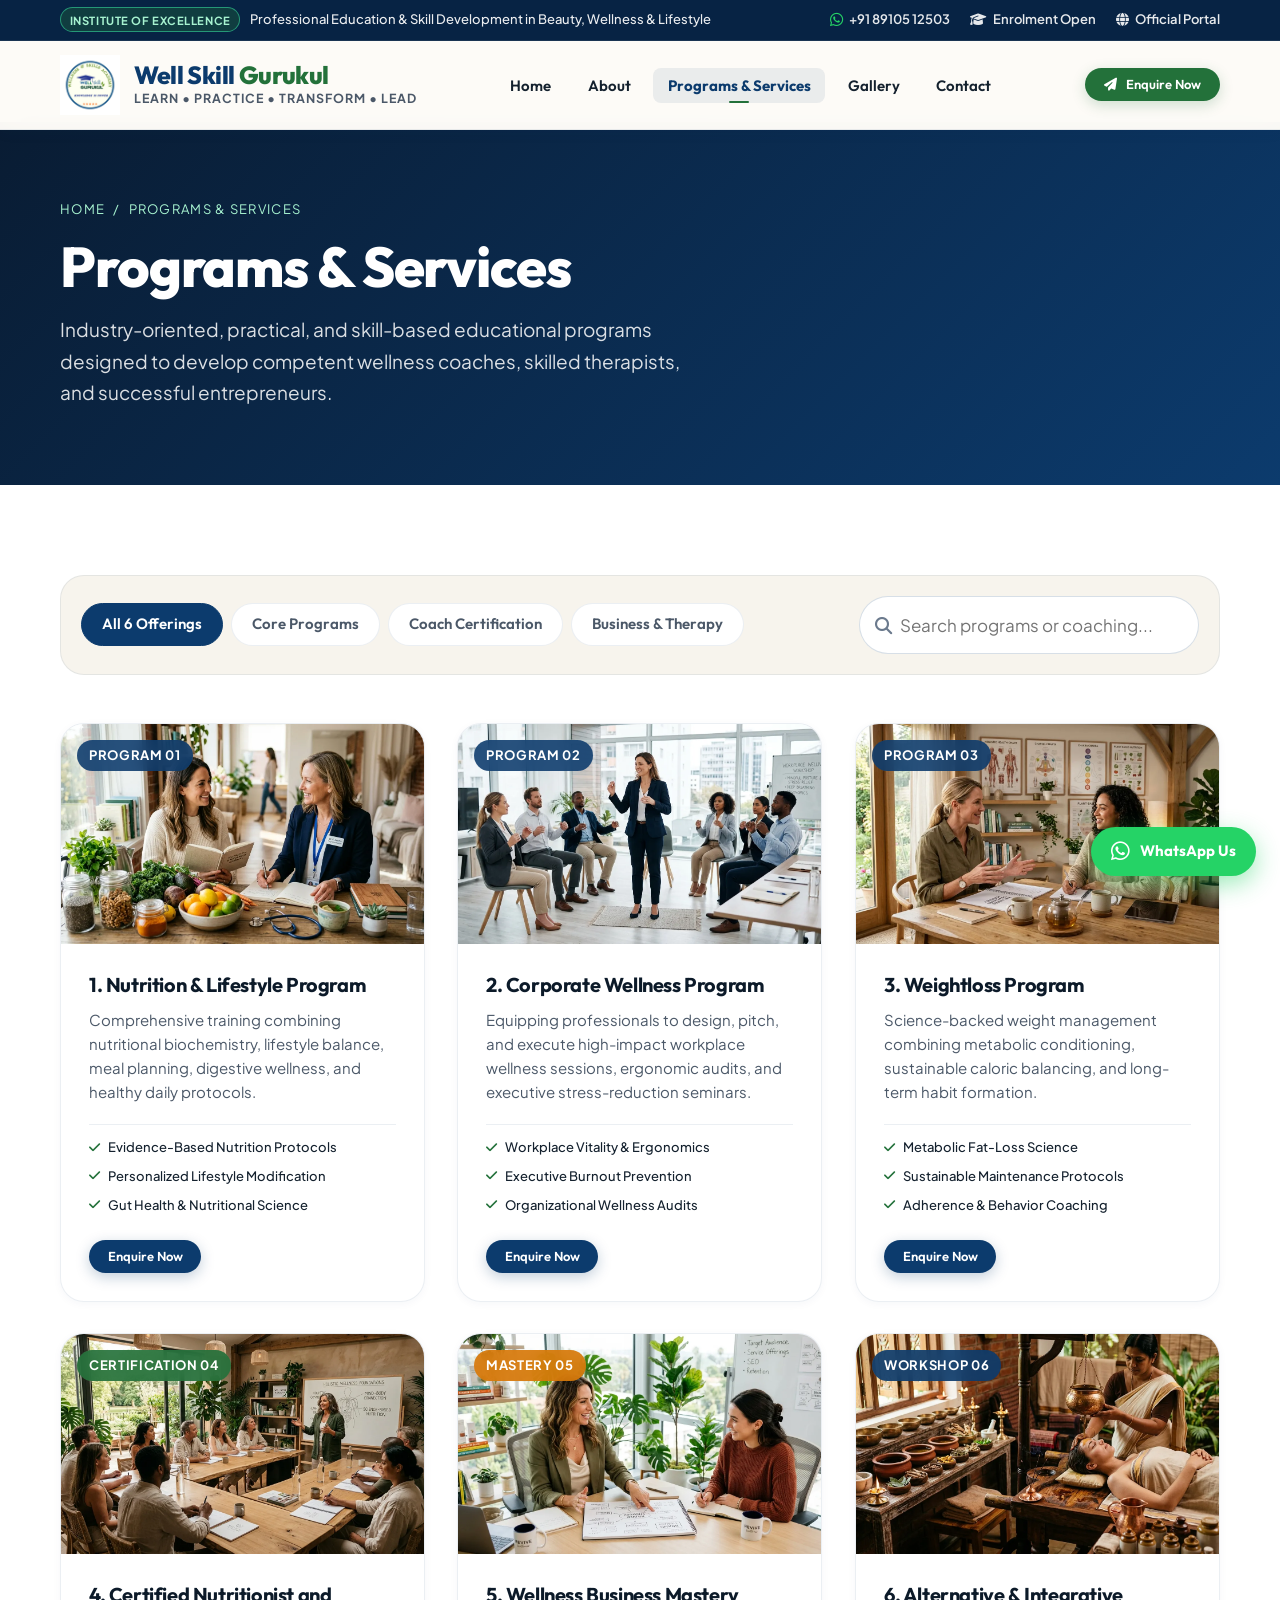
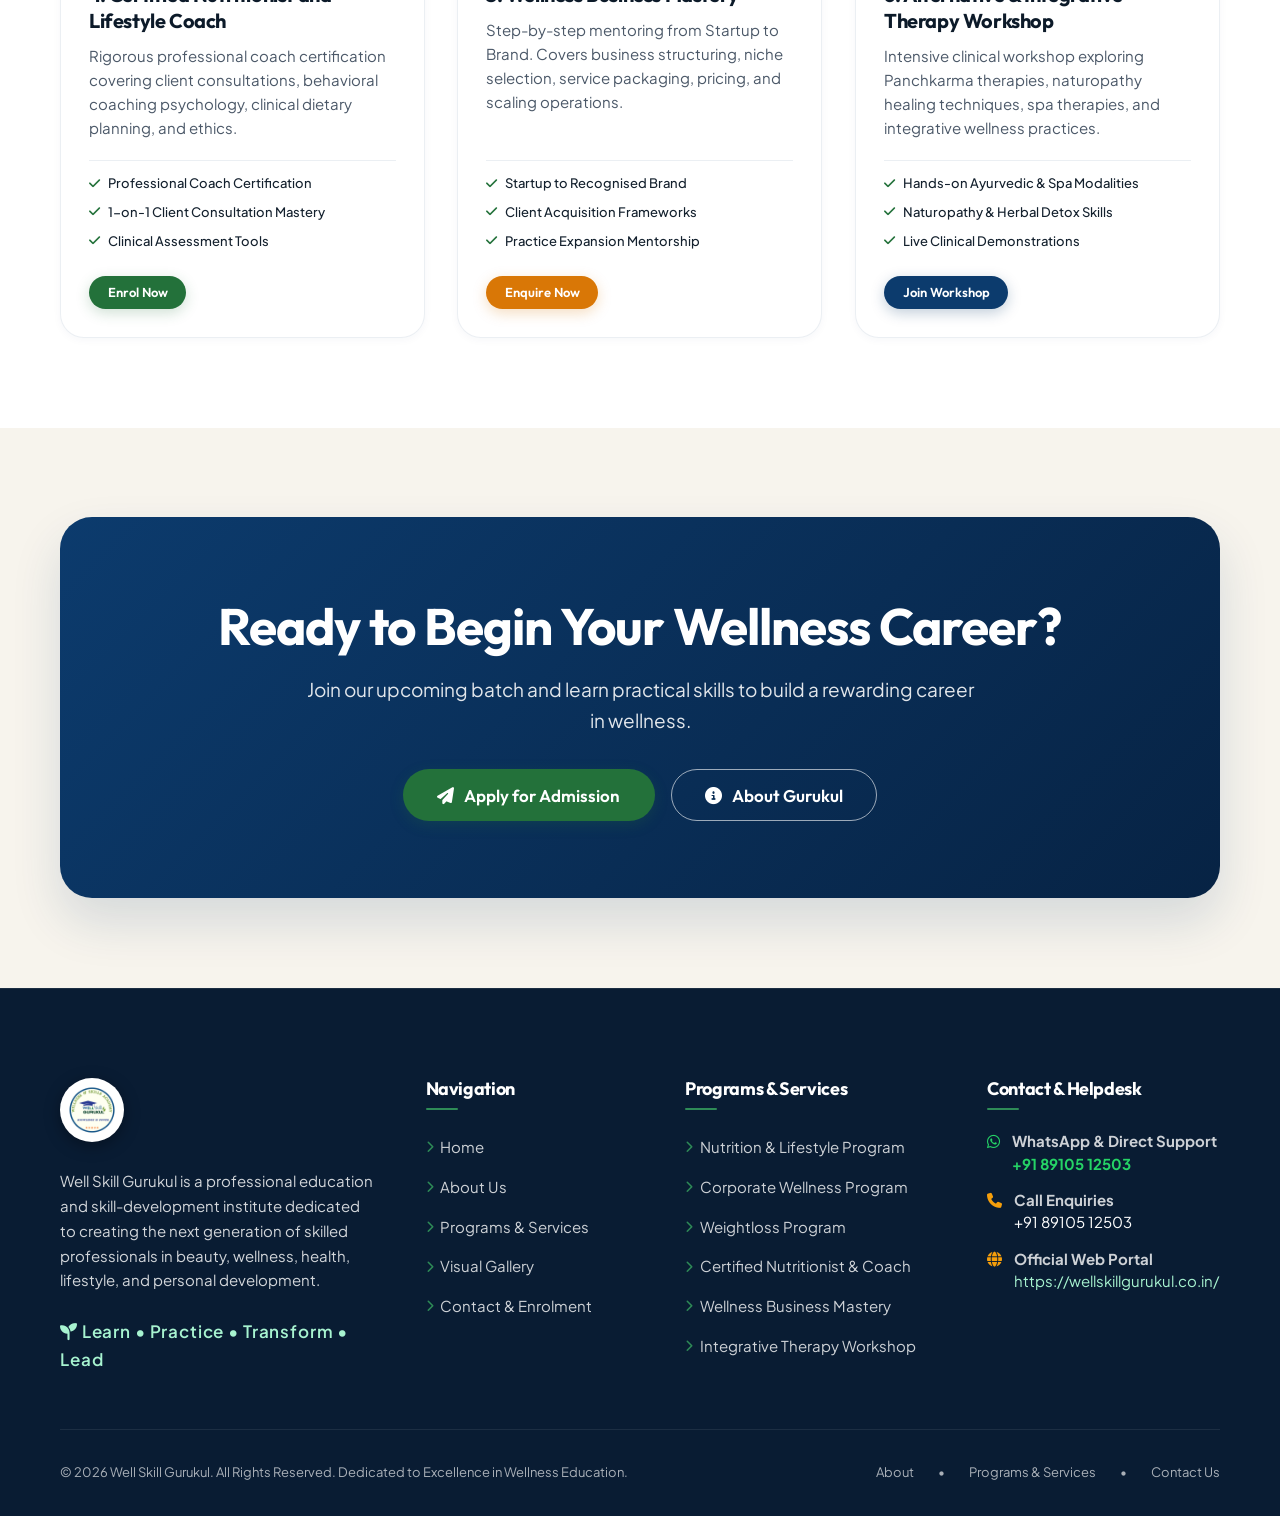
<file: services.html>
<!DOCTYPE html>
<html lang="en">
<head>
  <meta charset="UTF-8">
  <meta name="viewport" content="width=device-width, initial-scale=1.0">
  
  <!-- Primary SEO Meta Tags -->
  <title>Programs & Certifications | Well Skill Gurukul</title>
  <meta name="title" content="Programs & Certifications | Well Skill Gurukul">
  <meta name="description" content="Enroll in certified professional wellness programs: Nutrition & Lifestyle, Corporate Wellness, Weightloss Management, Certified Coach, Business Mentoring, and Integrative Therapy Workshops.">
  <meta name="keywords" content="Wellness courses, nutrition coach certification, corporate wellness program, weightloss specialist training, wellness business mastery, alternative integrative therapy workshop, wellness academy syllabus, admissions, health certifications">
  <meta name="author" content="Well Skill Gurukul">
  <meta name="robots" content="index, follow, max-snippet:-1, max-image-preview:large, max-video-preview:-1">
  <meta name="theme-color" content="#0c3b6d">
  <link rel="canonical" href="https://wellskillgurukul.co.in/services.html">

  <!-- Open Graph / Social Sharing -->
  <meta property="og:type" content="website">
  <meta property="og:url" content="https://wellskillgurukul.co.in/services.html">
  <meta property="og:site_name" content="Well Skill Gurukul">
  <meta property="og:locale" content="en_IN">
  <meta property="og:title" content="Programs & Certifications | Well Skill Gurukul">
  <meta property="og:description" content="Explore professional wellness education programs designed for practical skills, career creation, and sustainable wellness business growth.">
  <meta property="og:image" content="https://wellskillgurukul.co.in/assets/images/hero-3-nutrition.jpg">
  <meta property="og:image:width" content="1200">
  <meta property="og:image:height" content="630">

  <!-- Twitter Card -->
  <meta name="twitter:card" content="summary_large_image">
  <meta name="twitter:title" content="Programs & Certifications | Well Skill Gurukul">
  <meta name="twitter:description" content="Explore professional wellness education programs designed for practical skills, career creation, and business growth.">
  <meta name="twitter:image" content="https://wellskillgurukul.co.in/assets/images/hero-3-nutrition.jpg">

  <!-- Favicon -->
  <link rel="icon" type="image/png" href="favicon.png">
  <link rel="apple-touch-icon" href="favicon.png">

  <!-- Stylesheets -->
  <link rel="preload" href="https://cdnjs.cloudflare.com/ajax/libs/font-awesome/6.5.1/css/all.min.css" as="style" onload="this.onload=null;this.rel='stylesheet'">
  <noscript><link rel="stylesheet" href="https://cdnjs.cloudflare.com/ajax/libs/font-awesome/6.5.1/css/all.min.css"></noscript>
  <link rel="stylesheet" href="css/global.css">
  <link rel="stylesheet" href="css/components.css">
  <link rel="stylesheet" href="css/responsive.css">

  <!-- JSON-LD Course Catalog Schema -->
  <script type="application/ld+json">
  {
    "@context": "https://schema.org",
    "@type": "ItemList",
    "name": "Well Skill Gurukul Professional Programs",
    "description": "Certified education courses and workshops offered by Well Skill Gurukul.",
    "itemListElement": [
      {
        "@type": "ListItem",
        "position": 1,
        "item": {
          "@type": "Course",
          "name": "Nutrition & Lifestyle Program",
          "description": "Comprehensive training combining nutritional biochemistry, lifestyle balance, meal planning, digestive wellness, and healthy daily protocols.",
          "provider": {
            "@type": "EducationalOrganization",
            "name": "Well Skill Gurukul",
            "url": "https://wellskillgurukul.co.in/"
          }
        }
      },
      {
        "@type": "ListItem",
        "position": 2,
        "item": {
          "@type": "Course",
          "name": "Corporate Wellness Program",
          "description": "Equipping professionals to design, pitch, and execute high-impact workplace wellness sessions, ergonomic audits, and executive stress-reduction seminars.",
          "provider": {
            "@type": "EducationalOrganization",
            "name": "Well Skill Gurukul",
            "url": "https://wellskillgurukul.co.in/"
          }
        }
      },
      {
        "@type": "ListItem",
        "position": 3,
        "item": {
          "@type": "Course",
          "name": "Weightloss Program",
          "description": "Science-backed weight management combining metabolic conditioning, sustainable caloric balancing, and long-term habit formation.",
          "provider": {
            "@type": "EducationalOrganization",
            "name": "Well Skill Gurukul",
            "url": "https://wellskillgurukul.co.in/"
          }
        }
      },
      {
        "@type": "ListItem",
        "position": 4,
        "item": {
          "@type": "Course",
          "name": "Certified Nutritionist and Lifestyle Coach",
          "description": "Rigorous professional coach certification covering client consultations, behavioral coaching psychology, clinical dietary planning, and ethics.",
          "provider": {
            "@type": "EducationalOrganization",
            "name": "Well Skill Gurukul",
            "url": "https://wellskillgurukul.co.in/"
          }
        }
      },
      {
        "@type": "ListItem",
        "position": 5,
        "item": {
          "@type": "Course",
          "name": "Wellness Business Mastery",
          "description": "Step-by-step mentoring from Startup to Brand. Covers business structuring, niche selection, service packaging, pricing, and scaling operations.",
          "provider": {
            "@type": "EducationalOrganization",
            "name": "Well Skill Gurukul",
            "url": "https://wellskillgurukul.co.in/"
          }
        }
      },
      {
        "@type": "ListItem",
        "position": 6,
        "item": {
          "@type": "Course",
          "name": "Alternative & Integrative Therapy Workshop",
          "description": "Intensive clinical workshop exploring Panchkarma therapies, naturopathy healing techniques, spa therapies, and integrative wellness practices.",
          "provider": {
            "@type": "EducationalOrganization",
            "name": "Well Skill Gurukul",
            "url": "https://wellskillgurukul.co.in/"
          }
        }
      }
    ]
  }
  </script>
</head>
<body>

  <!-- Reusable Header & Topbar Root -->
  <div id="site-header-root"></div>

  <main id="main-content">
    
    <!-- Page Hero Banner -->
    <section class="page-hero">
      <div class="container">
        <div class="breadcrumb-list">
          <a href="index.html">Home</a>
          <span>/</span>
          <span>Programs & Services</span>
        </div>
        <h1 class="page-hero-title">Programs & Services</h1>
        <p class="page-hero-desc">
          Industry-oriented, practical, and skill-based educational programs designed to develop competent wellness coaches, skilled therapists, and successful entrepreneurs.
        </p>
      </div>
    </section>

    <!-- Services Directory Section -->
    <section class="section section-bg-surface">
      <div class="container">
        
        <!-- Search & Filter Bar -->
        <div style="display: flex; flex-wrap: wrap; align-items: center; justify-content: space-between; gap: 1.5rem; margin-bottom: 3rem; background: var(--bg-surface-alt); padding: 1.25rem; border-radius: var(--radius-xl); border: 1px solid var(--border-subtle);">
          <div class="gallery-filter-bar" style="margin-bottom: 0;">
            <button class="filter-btn service-tab-btn is-active" data-category="all">All 6 Offerings</button>
            <button class="filter-btn service-tab-btn" data-category="programs">Core Programs</button>
            <button class="filter-btn service-tab-btn" data-category="coaching">Coach Certification</button>
            <button class="filter-btn service-tab-btn" data-category="business">Business & Therapy</button>
          </div>

          <div style="position: relative; min-width: 260px; max-width: 340px; width: 100%;">
            <input type="text" id="service-search-input" class="form-control" placeholder="Search programs or coaching..." style="padding-left: 2.5rem; border-radius: var(--radius-full);">
            <i class="fa-solid fa-magnifying-glass" style="position: absolute; left: 1rem; top: 50%; transform: translateY(-50%); color: var(--text-light);"></i>
          </div>
        </div>

        <!-- 6 PROGRAMS & SERVICES GRID -->
        <div class="card-grid-3" id="services-main-grid">
          
          <!-- 1. Nutrition & Lifestyle Program -->
          <div class="program-card service-category-group" data-category="programs" id="service-1">
            <div class="program-card-img-wrap">
              <img src="assets/images/hero-3-nutrition.webp" alt="Nutrition & Lifestyle Program" width="600" height="400" loading="lazy">
              <span class="card-badge">Program 01</span>
            </div>
            <div class="program-card-body">
              <h3 class="program-card-title">1. Nutrition & Lifestyle Program</h3>
              <p class="program-card-desc">
                Comprehensive training combining nutritional biochemistry, lifestyle balance, meal planning, digestive wellness, and healthy daily protocols.
              </p>
              <div class="program-card-features">
                <div class="program-feature-item"><i class="fa-solid fa-check"></i> Evidence-Based Nutrition Protocols</div>
                <div class="program-feature-item"><i class="fa-solid fa-check"></i> Personalized Lifestyle Modification</div>
                <div class="program-feature-item"><i class="fa-solid fa-check"></i> Gut Health & Nutritional Science</div>
              </div>
              <div class="program-card-footer">
                <button type="button" class="btn btn-primary btn-sm btn-pill" data-open-enquiry="Nutrition & Lifestyle Program">Enquire Now</button>
              </div>
            </div>
          </div>

          <!-- 2. Corporate Wellness Program -->
          <div class="program-card service-category-group" data-category="programs" id="service-2">
            <div class="program-card-img-wrap">
              <img src="assets/images/prog-corporate.webp" alt="Corporate Wellness Program" width="600" height="400" loading="lazy">
              <span class="card-badge">Program 02</span>
            </div>
            <div class="program-card-body">
              <h3 class="program-card-title">2. Corporate Wellness Program</h3>
              <p class="program-card-desc">
                Equipping professionals to design, pitch, and execute high-impact workplace wellness sessions, ergonomic audits, and executive stress-reduction seminars.
              </p>
              <div class="program-card-features">
                <div class="program-feature-item"><i class="fa-solid fa-check"></i> Workplace Vitality & Ergonomics</div>
                <div class="program-feature-item"><i class="fa-solid fa-check"></i> Executive Burnout Prevention</div>
                <div class="program-feature-item"><i class="fa-solid fa-check"></i> Organizational Wellness Audits</div>
              </div>
              <div class="program-card-footer">
                <button type="button" class="btn btn-primary btn-sm btn-pill" data-open-enquiry="Corporate Wellness Program">Enquire Now</button>
              </div>
            </div>
          </div>

          <!-- 3. Weightloss Program -->
          <div class="program-card service-category-group" data-category="programs" id="service-3">
            <div class="program-card-img-wrap">
              <img src="assets/images/hero-2-pro-coach.webp" alt="Weightloss Program" width="600" height="400" loading="lazy">
              <span class="card-badge">Program 03</span>
            </div>
            <div class="program-card-body">
              <h3 class="program-card-title">3. Weightloss Program</h3>
              <p class="program-card-desc">
                Science-backed weight management combining metabolic conditioning, sustainable caloric balancing, and long-term habit formation.
              </p>
              <div class="program-card-features">
                <div class="program-feature-item"><i class="fa-solid fa-check"></i> Metabolic Fat-Loss Science</div>
                <div class="program-feature-item"><i class="fa-solid fa-check"></i> Sustainable Maintenance Protocols</div>
                <div class="program-feature-item"><i class="fa-solid fa-check"></i> Adherence & Behavior Coaching</div>
              </div>
              <div class="program-card-footer">
                <button type="button" class="btn btn-primary btn-sm btn-pill" data-open-enquiry="Weightloss Program">Enquire Now</button>
              </div>
            </div>
          </div>

          <!-- 4. Certified Nutritionist and Lifestyle Coach -->
          <div class="program-card service-category-group" data-category="coaching" id="service-4">
            <div class="program-card-img-wrap">
              <img src="assets/images/hero-1-wellness-edu.webp" alt="Certified Nutritionist and Lifestyle Coach" width="600" height="400" loading="lazy">
              <span class="card-badge" style="background: rgba(35, 113, 58, 0.9);">Certification 04</span>
            </div>
            <div class="program-card-body">
              <h3 class="program-card-title">4. Certified Nutritionist and Lifestyle Coach</h3>
              <p class="program-card-desc">
                Rigorous professional coach certification covering client consultations, behavioral coaching psychology, clinical dietary planning, and ethics.
              </p>
              <div class="program-card-features">
                <div class="program-feature-item"><i class="fa-solid fa-check"></i> Professional Coach Certification</div>
                <div class="program-feature-item"><i class="fa-solid fa-check"></i> 1-on-1 Client Consultation Mastery</div>
                <div class="program-feature-item"><i class="fa-solid fa-check"></i> Clinical Assessment Tools</div>
              </div>
              <div class="program-card-footer">
                <button type="button" class="btn btn-secondary btn-sm btn-pill" data-open-enquiry="Certified Nutritionist and Lifestyle Coach">Enrol Now</button>
              </div>
            </div>
          </div>

          <!-- 5. Wellness Business Mastery -->
          <div class="program-card service-category-group" data-category="business" id="service-5">
            <div class="program-card-img-wrap">
              <img src="assets/images/prog-mentoring.webp" alt="Wellness Business Mastery" width="600" height="400" loading="lazy">
              <span class="card-badge" style="background: rgba(217, 119, 6, 0.9);">Mastery 05</span>
            </div>
            <div class="program-card-body">
              <h3 class="program-card-title">5. Wellness Business Mastery</h3>
              <p class="program-card-desc">
                Step-by-step mentoring from Startup to Brand. Covers business structuring, niche selection, service packaging, pricing, and scaling operations.
              </p>
              <div class="program-card-features">
                <div class="program-feature-item"><i class="fa-solid fa-check"></i> Startup to Recognised Brand</div>
                <div class="program-feature-item"><i class="fa-solid fa-check"></i> Client Acquisition Frameworks</div>
                <div class="program-feature-item"><i class="fa-solid fa-check"></i> Practice Expansion Mentorship</div>
              </div>
              <div class="program-card-footer">
                <button type="button" class="btn btn-accent btn-sm btn-pill" data-open-enquiry="Wellness Business Mastery">Enquire Now</button>
              </div>
            </div>
          </div>

          <!-- 6. Alternative & Integrative Therapy Workshop -->
          <div class="program-card service-category-group" data-category="business" id="service-6">
            <div class="program-card-img-wrap">
              <img src="assets/images/prog-panchkarma.webp" alt="Alternative & Integrative Therapy Workshop" width="600" height="400" loading="lazy">
              <span class="card-badge" style="background: rgba(12, 59, 109, 0.9);">Workshop 06</span>
            </div>
            <div class="program-card-body">
              <h3 class="program-card-title">6. Alternative & Integrative Therapy Workshop</h3>
              <p class="program-card-desc">
                Intensive clinical workshop exploring Panchkarma therapies, naturopathy healing techniques, spa therapies, and integrative wellness practices.
              </p>
              <div class="program-card-features">
                <div class="program-feature-item"><i class="fa-solid fa-check"></i> Hands-on Ayurvedic & Spa Modalities</div>
                <div class="program-feature-item"><i class="fa-solid fa-check"></i> Naturopathy & Herbal Detox Skills</div>
                <div class="program-feature-item"><i class="fa-solid fa-check"></i> Live Clinical Demonstrations</div>
              </div>
              <div class="program-card-footer">
                <button type="button" class="btn btn-primary btn-sm btn-pill" data-open-enquiry="Alternative & Integrative Therapy Workshop">Join Workshop</button>
              </div>
            </div>
          </div>

        </div>

      </div>
    </section>

    <!-- Enrolment CTA -->
    <section class="section section-bg-alt">
      <div class="container">
        <div class="career-cta-banner">
          <h2>Ready to Begin Your Wellness Career?</h2>
          <p>Join our upcoming batch and learn practical skills to build a rewarding career in wellness.</p>
          <div class="cta-buttons">
            <a href="contact.html" class="btn btn-secondary btn-lg btn-pill">
              <i class="fa-solid fa-paper-plane"></i> Apply for Admission
            </a>
            <a href="about.html" class="btn btn-outline-white btn-lg btn-pill">
              <i class="fa-solid fa-circle-info"></i> About Gurukul
            </a>
          </div>
        </div>
      </div>
    </section>

  </main>

  <!-- Reusable Footer Root -->
  <div id="site-footer-root"></div>

  <!-- Component & Script Files -->
  <script src="js/components.js"></script>
  <script src="js/navigation.js"></script>
  <script src="js/services.js"></script>
  <script src="js/animations.js"></script>
</body>
</html>
</file>
<file: css/global.css>
/**
 * Well Skill Gurukul — Global CSS & Core Foundation
 */

@import url('https://fonts.googleapis.com/css2?family=Outfit:wght@300;400;500;600;700;800&family=Plus+Jakarta+Sans:ital,wght@0,300;0,400;0,500;0,600;0,700;0,800;1,400&family=Playfair+Display:ital,wght@0,500;0,600;0,700;1,400;1,600&display=swap');
@import url('./variables.css');

/* Modern Reset */
*, *::before, *::after {
  box-sizing: border-box;
  margin: 0;
  padding: 0;
}

html {
  font-size: 16px;
  scroll-behavior: smooth;
  -webkit-text-size-adjust: 100%;
  text-rendering: optimizeLegibility;
  -webkit-font-smoothing: antialiased;
  -moz-osx-font-smoothing: grayscale;
}

body {
  font-family: var(--font-body);
  font-size: var(--text-base);
  line-height: 1.65;
  color: var(--text-main);
  background-color: var(--bg-page);
  min-height: 100vh;
  overflow-x: clip;
  position: relative;
}

#main-content {
  padding-top: 122px;
}

@media (max-width: 768px) {
  #main-content {
    padding-top: 74px;
  }
}

body.scroll-locked {
  overflow: hidden !important;
  touch-action: none;
}

/* Accessibility Focus States */
:focus-visible {
  outline: 2px solid var(--color-primary-light);
  outline-offset: 3px;
  border-radius: var(--radius-xs);
}

/* Media Elements */
img, picture, video, canvas, svg {
  display: block;
  max-width: 100%;
  height: auto;
}

input, button, textarea, select {
  font: inherit;
  color: inherit;
}

button {
  cursor: pointer;
  border: none;
  background: none;
}

a {
  color: inherit;
  text-decoration: none;
  transition: color var(--transition-fast);
}

ul, ol {
  list-style: none;
}

/* Typography Defaults */
h1, h2, h3, h4, h5, h6 {
  font-family: var(--font-heading);
  color: var(--text-heading);
  line-height: 1.25;
  font-weight: 700;
  letter-spacing: -0.02em;
}

h1 { font-size: var(--text-4xl); font-weight: 800; }
h2 { font-size: var(--text-3xl); font-weight: 700; }
h3 { font-size: var(--text-2xl); font-weight: 600; }
h4 { font-size: var(--text-xl); font-weight: 600; }
h5 { font-size: var(--text-lg); font-weight: 600; }
h6 { font-size: var(--text-md); font-weight: 600; }

p {
  color: var(--text-muted);
  margin-bottom: var(--space-md);
}

p:last-child {
  margin-bottom: 0;
}

.editorial-serif {
  font-family: var(--font-quote);
  font-style: italic;
  font-weight: 500;
}

/* Containers */
.container {
  width: 100%;
  max-width: var(--container-lg);
  margin-left: auto;
  margin-right: auto;
  padding-left: var(--container-padding);
  padding-right: var(--container-padding);
}

.container-sm { max-width: var(--container-sm); }
.container-md { max-width: var(--container-md); }
.container-xl { max-width: var(--container-xl); }

/* Section Utilities */
.section {
  padding-top: clamp(3.5rem, 7vw, 6.5rem);
  padding-bottom: clamp(3.5rem, 7vw, 6.5rem);
  position: relative;
}

.section-sm {
  padding-top: clamp(2.5rem, 5vw, 4rem);
  padding-bottom: clamp(2.5rem, 5vw, 4rem);
}

.section-bg-alt {
  background-color: var(--bg-surface-alt);
}

.section-bg-surface {
  background-color: var(--bg-surface);
}

.section-bg-dark {
  background-color: var(--bg-dark-section);
  color: var(--text-inverse);
}

.section-bg-dark h1,
.section-bg-dark h2,
.section-bg-dark h3,
.section-bg-dark h4 {
  color: var(--text-inverse);
}

.section-bg-dark p {
  color: var(--text-inverse-muted);
}

/* Section Header Structure */
.section-header {
  margin-bottom: clamp(2.25rem, 5vw, 3.75rem);
  position: relative;
}

.section-header.text-center {
  text-align: center;
  max-width: 780px;
  margin-left: auto;
  margin-right: auto;
}

.section-header.text-left {
  text-align: left;
}

.section-eyebrow {
  display: inline-flex;
  align-items: center;
  gap: 0.5rem;
  font-family: var(--font-heading);
  font-size: var(--text-xs);
  font-weight: 700;
  text-transform: uppercase;
  letter-spacing: 0.12em;
  color: var(--color-primary);
  background: var(--color-primary-soft);
  padding: 0.35rem 0.9rem;
  border-radius: var(--radius-full);
  margin-bottom: var(--space-sm);
  border: 1px solid rgba(12, 59, 109, 0.12);
}

.section-bg-dark .section-eyebrow {
  color: #7dd3fc;
  background: rgba(125, 211, 252, 0.12);
  border-color: rgba(125, 211, 252, 0.25);
}

.section-eyebrow.eyebrow-green {
  color: var(--color-secondary);
  background: var(--color-secondary-soft);
  border-color: rgba(35, 113, 58, 0.15);
}

.section-title {
  margin-bottom: var(--space-sm);
  letter-spacing: -0.025em;
}

.section-desc {
  font-size: var(--text-md);
  color: var(--text-muted);
  line-height: 1.7;
}

.section-bg-dark .section-desc {
  color: var(--text-inverse-muted);
}

/* Buttons */
.btn {
  display: inline-flex;
  align-items: center;
  justify-content: center;
  gap: 0.6rem;
  font-family: var(--font-heading);
  font-size: var(--text-sm);
  font-weight: 600;
  line-height: 1;
  padding: 0.875rem 1.625rem;
  border-radius: var(--radius-md);
  transition: all var(--transition-normal);
  text-decoration: none;
  cursor: pointer;
  border: 1px solid transparent;
  white-space: nowrap;
}

.btn-primary {
  background-color: var(--color-primary);
  color: var(--text-inverse);
  box-shadow: 0 4px 14px rgba(12, 59, 109, 0.25);
}

.btn-primary:hover {
  background-color: var(--color-primary-light);
  transform: translateY(-2px);
  box-shadow: 0 6px 20px rgba(12, 59, 109, 0.35);
  color: var(--text-inverse);
}

.btn-secondary {
  background-color: var(--color-secondary);
  color: var(--text-inverse);
  box-shadow: 0 4px 14px rgba(35, 113, 58, 0.22);
}

.btn-secondary:hover {
  background-color: var(--color-secondary-light);
  transform: translateY(-2px);
  box-shadow: 0 6px 20px rgba(35, 113, 58, 0.32);
  color: var(--text-inverse);
}

.btn-outline {
  background-color: transparent;
  color: var(--color-primary);
  border-color: var(--color-primary);
}

.btn-outline:hover {
  background-color: var(--color-primary-soft);
  transform: translateY(-2px);
}

.btn-outline-white {
  background-color: transparent;
  color: #ffffff;
  border-color: rgba(255, 255, 255, 0.6);
}

.btn-outline-white:hover {
  background-color: rgba(255, 255, 255, 0.12);
  border-color: #ffffff;
  color: #ffffff;
  transform: translateY(-2px);
}

.btn-accent {
  background-color: var(--color-accent);
  color: #ffffff;
  box-shadow: 0 4px 14px rgba(217, 119, 6, 0.25);
}

.btn-accent:hover {
  background-color: var(--color-accent-light);
  transform: translateY(-2px);
  color: #ffffff;
}

.btn-lg {
  padding: 1.05rem 2.1rem;
  font-size: var(--text-base);
  border-radius: var(--radius-lg);
}

.btn-sm {
  padding: 0.55rem 1.1rem;
  font-size: var(--text-xs);
  border-radius: var(--radius-sm);
}

.btn-pill {
  border-radius: var(--radius-full);
}

.btn-link {
  display: inline-flex;
  align-items: center;
  gap: 0.4rem;
  font-family: var(--font-heading);
  font-size: var(--text-sm);
  font-weight: 600;
  color: var(--color-primary);
  padding: 0;
  background: none;
  border: none;
  transition: gap var(--transition-fast), color var(--transition-fast);
}

.btn-link:hover {
  color: var(--color-secondary);
  gap: 0.65rem;
}

.btn-link i {
  font-size: 0.85em;
  transition: transform var(--transition-fast);
}

.btn-link:hover i {
  transform: translateX(3px);
}

/* Badges */
.badge {
  display: inline-flex;
  align-items: center;
  gap: 0.35rem;
  font-size: var(--text-xs);
  font-weight: 600;
  padding: 0.25rem 0.65rem;
  border-radius: var(--radius-full);
  line-height: 1.2;
}

.badge-blue {
  background: var(--color-primary-soft);
  color: var(--color-primary);
}

.badge-green {
  background: var(--color-secondary-soft);
  color: var(--color-secondary);
}

.badge-amber {
  background: var(--color-accent-soft);
  color: var(--color-accent);
}

/* Subtle Card Base */
.card-base {
  background: var(--bg-surface);
  border: 1px solid var(--border-subtle);
  border-radius: var(--radius-lg);
  box-shadow: var(--shadow-subtle);
  transition: transform var(--transition-normal), box-shadow var(--transition-normal), border-color var(--transition-normal);
}

.card-base:hover {
  transform: translateY(-4px);
  box-shadow: var(--shadow-md);
  border-color: var(--border-medium);
}

/* Animations & Scroll Reveal */
.reveal-init {
  opacity: 0;
  transform: translateY(24px);
  transition: opacity 0.65s cubic-bezier(0.16, 1, 0.3, 1), transform 0.65s cubic-bezier(0.16, 1, 0.3, 1);
  will-change: opacity, transform;
}

.reveal-visible {
  opacity: 1;
  transform: translateY(0);
}

.reveal-stagger-item {
  opacity: 0;
  transform: translateY(20px);
  transition: opacity 0.55s cubic-bezier(0.16, 1, 0.3, 1), transform 0.55s cubic-bezier(0.16, 1, 0.3, 1);
}

.reveal-stagger-item.reveal-visible {
  opacity: 1;
  transform: translateY(0);
}

/* Respect Reduced Motion */
@media (prefers-reduced-motion: reduce) {
  *, *::before, *::after {
    animation-duration: 0.01ms !important;
    animation-iteration-count: 1 !important;
    transition-duration: 0.01ms !important;
    scroll-behavior: auto !important;
  }
  .reveal-init,
  .reveal-stagger-item {
    opacity: 1 !important;
    transform: none !important;
  }
}
</file>
<file: css/components.css>
/**
 * Well Skill Gurukul — Components & UI System
 */

/* ==========================================================================
   1. FIXED HEADER ROOT & TOPBAR
   ========================================================================== */
#site-header-root {
  position: fixed;
  top: 0;
  left: 0;
  width: 100%;
  z-index: var(--z-header);
  transition: transform var(--transition-normal);
}

.topbar {
  background: var(--color-primary-dark);
  color: rgba(255, 255, 255, 0.92);
  font-size: var(--text-xs);
  padding: 0.45rem 0;
  border-bottom: 1px solid rgba(255, 255, 255, 0.08);
  transition: all 0.3s ease;
  position: relative;
  z-index: var(--z-topbar);
}

#site-header-root.is-scrolled .topbar {
  max-height: 0;
  padding: 0;
  opacity: 0;
  overflow: hidden;
  border-bottom: none;
}

.topbar .container {
  display: flex;
  justify-content: space-between;
  align-items: center;
  gap: 1rem;
}

.topbar-msg {
  display: flex;
  align-items: center;
  gap: 0.6rem;
  font-weight: 500;
}

.topbar-badge {
  background: rgba(35, 113, 58, 0.35);
  color: #a7f3d0;
  border: 1px solid rgba(52, 211, 153, 0.6);
  padding: 0.15rem 0.55rem;
  border-radius: var(--radius-full);
  font-size: 0.7rem;
  text-transform: uppercase;
  letter-spacing: 0.05em;
  font-weight: 700;
}

.topbar-links {
  display: flex;
  align-items: center;
  gap: 1.25rem;
}

.topbar-link {
  color: rgba(255, 255, 255, 0.9);
  display: inline-flex;
  align-items: center;
  gap: 0.4rem;
  transition: color var(--transition-fast);
  font-weight: 600;
}

.topbar-link:hover {
  color: #a7f3d0;
}

.topbar-link.wa-link i {
  color: #25d366;
  font-size: 0.95rem;
}

/* ==========================================================================
   2. MAIN HEADER & NAVBAR (Fixed & Pinned to Top)
   ========================================================================== */
.site-header {
  position: relative;
  width: 100%;
  background: rgba(253, 251, 247, 0.98);
  backdrop-filter: blur(16px);
  -webkit-backdrop-filter: blur(16px);
  border-bottom: 1px solid var(--border-subtle);
  box-shadow: 0 2px 14px rgba(12, 59, 109, 0.06);
  transition: background-color var(--transition-normal), box-shadow var(--transition-normal), padding var(--transition-normal);
}

#site-header-root.is-scrolled .site-header,
.site-header.is-scrolled {
  background: rgba(255, 255, 255, 0.99);
  box-shadow: 0 4px 22px rgba(12, 59, 109, 0.12);
  border-bottom-color: rgba(12, 59, 109, 0.15);
}

.navbar {
  display: flex;
  align-items: center;
  justify-content: space-between;
  height: 88px;
  transition: height var(--transition-fast);
}

#site-header-root.is-scrolled .navbar,
.site-header.is-scrolled .navbar {
  height: 74px;
}

.brand-box {
  display: flex;
  align-items: center;
  gap: 0.85rem;
  text-decoration: none;
  flex-shrink: 0;
}

.brand-logo-img {
  height: 60px;
  width: auto;
  object-fit: contain;
  transition: all var(--transition-normal);
}

#site-header-root.is-scrolled .brand-logo-img,
.site-header.is-scrolled .brand-logo-img {
  height: 50px;
}

.brand-text {
  display: flex;
  flex-direction: column;
}

.brand-title {
  font-family: var(--font-heading);
  font-size: 1.55rem;
  font-weight: 800;
  color: var(--color-primary);
  line-height: 1.1;
  letter-spacing: -0.025em;
}

.brand-title span {
  color: var(--color-secondary);
}

.brand-tagline {
  font-size: 0.78rem;
  font-weight: 700;
  letter-spacing: 0.08em;
  text-transform: uppercase;
  color: var(--text-muted);
}

/* Desktop Navigation Links */
.nav-menu {
  display: flex;
  align-items: center;
  gap: 0.5rem;
}

.nav-link {
  font-family: var(--font-heading);
  font-size: 0.9375rem;
  font-weight: 600;
  color: var(--text-main);
  padding: 0.5rem 0.9rem;
  border-radius: var(--radius-sm);
  position: relative;
  transition: color var(--transition-fast), background var(--transition-fast);
}

.nav-link:hover {
  color: var(--color-primary);
  background: var(--color-primary-soft);
}

.nav-link.active {
  color: var(--color-primary);
  font-weight: 700;
  background: var(--color-primary-soft);
}

.nav-link.active::after {
  content: '';
  position: absolute;
  bottom: 0px;
  left: 50%;
  transform: translateX(-50%);
  width: 20px;
  height: 2.5px;
  background: var(--color-secondary);
  border-radius: var(--radius-full);
}

.header-actions {
  display: flex;
  align-items: center;
  gap: 0.75rem;
}

/* Hamburger Toggle Button */
.hamburger-btn {
  display: none;
  flex-direction: column;
  justify-content: center;
  align-items: center;
  gap: 5px;
  width: 44px;
  height: 44px;
  border-radius: var(--radius-sm);
  background: var(--color-primary-soft);
  color: var(--color-primary);
  border: 1px solid var(--border-subtle);
  transition: all var(--transition-fast);
  z-index: calc(var(--z-mobile-drawer) + 10);
}

.hamburger-btn:hover {
  background: var(--color-primary);
  color: #ffffff;
}

.hamburger-line {
  width: 22px;
  height: 2px;
  background-color: currentColor;
  border-radius: 2px;
  transition: transform var(--transition-normal), opacity var(--transition-normal);
}

.hamburger-btn.is-active .hamburger-line:nth-child(1) {
  transform: translateY(7px) rotate(45deg);
}

.hamburger-btn.is-active .hamburger-line:nth-child(2) {
  opacity: 0;
}

.hamburger-btn.is-active .hamburger-line:nth-child(3) {
  transform: translateY(-7px) rotate(-45deg);
}

/* ==========================================================================
   3. FULLSCREEN MOBILE DRAWER NAVIGATION
   ========================================================================== */
.mobile-overlay {
  position: fixed;
  inset: 0;
  background: rgba(9, 28, 51, 0.75);
  backdrop-filter: blur(8px);
  -webkit-backdrop-filter: blur(8px);
  opacity: 0;
  visibility: hidden;
  transition: opacity 0.35s ease, visibility 0.35s ease;
  z-index: var(--z-mobile-drawer);
}

.mobile-overlay.is-open {
  opacity: 1;
  visibility: visible;
}

.mobile-drawer {
  position: fixed;
  top: 0;
  right: 0;
  width: 100%;
  max-width: 420px;
  height: 100vh;
  height: 100dvh;
  background: #ffffff;
  box-shadow: -10px 0 40px rgba(0, 0, 0, 0.2);
  display: flex;
  flex-direction: column;
  transform: translateX(100%);
  transition: transform 0.4s cubic-bezier(0.16, 1, 0.3, 1);
  z-index: calc(var(--z-mobile-drawer) + 5);
  overflow-y: auto;
  padding: 1.5rem 1.75rem 2.5rem;
}

.mobile-overlay.is-open .mobile-drawer {
  transform: translateX(0);
}

.mobile-drawer-header {
  display: flex;
  align-items: center;
  justify-content: space-between;
  padding-bottom: 1.25rem;
  border-bottom: 1px solid var(--border-subtle);
  margin-bottom: 1.5rem;
}

.mobile-close-btn {
  width: 40px;
  height: 40px;
  border-radius: var(--radius-full);
  background: var(--bg-subtle);
  color: var(--text-main);
  display: flex;
  align-items: center;
  justify-content: center;
  font-size: 1.1rem;
  transition: background var(--transition-fast), transform var(--transition-fast);
}

.mobile-close-btn:hover {
  background: var(--color-primary-soft);
  color: var(--color-primary);
  transform: rotate(90deg);
}

.mobile-nav-list {
  display: flex;
  flex-direction: column;
  gap: 0.5rem;
  margin-bottom: 2rem;
}

.mobile-nav-item {
  opacity: 0;
  transform: translateX(20px);
  transition: opacity 0.3s ease, transform 0.3s ease;
}

.mobile-overlay.is-open .mobile-nav-item {
  opacity: 1;
  transform: translateX(0);
}

.mobile-overlay.is-open .mobile-nav-item:nth-child(1) { transition-delay: 0.1s; }
.mobile-overlay.is-open .mobile-nav-item:nth-child(2) { transition-delay: 0.15s; }
.mobile-overlay.is-open .mobile-nav-item:nth-child(3) { transition-delay: 0.2s; }
.mobile-overlay.is-open .mobile-nav-item:nth-child(4) { transition-delay: 0.25s; }
.mobile-overlay.is-open .mobile-nav-item:nth-child(5) { transition-delay: 0.3s; }

.mobile-nav-link {
  display: flex;
  align-items: center;
  justify-content: space-between;
  font-family: var(--font-heading);
  font-size: 1.2rem;
  font-weight: 700;
  color: var(--text-heading);
  padding: 0.75rem 1rem;
  border-radius: var(--radius-md);
  transition: background var(--transition-fast), color var(--transition-fast);
}

.mobile-nav-link:hover,
.mobile-nav-link.active {
  background: var(--color-primary-soft);
  color: var(--color-primary);
}

.mobile-nav-link i {
  font-size: 0.9rem;
  color: var(--color-primary-light);
  transition: transform var(--transition-fast);
}

.mobile-nav-link:hover i {
  transform: translateX(4px);
}

.mobile-drawer-cta {
  margin-top: auto;
  display: flex;
  flex-direction: column;
  gap: 0.75rem;
  padding-top: 1.5rem;
  border-top: 1px solid var(--border-subtle);
}

.mobile-info-box {
  background: var(--bg-surface-alt);
  padding: 1rem;
  border-radius: var(--radius-md);
  border: 1px solid var(--border-subtle);
  font-size: var(--text-xs);
  color: var(--text-muted);
}

.mobile-info-box strong {
  color: var(--color-primary);
  display: block;
  margin-bottom: 0.25rem;
  font-size: var(--text-sm);
}

/* ==========================================================================
   4. 3D HERO SLIDER SECTION (Fixed Mobile Visibility & Contrast)
   ========================================================================== */
.hero-slider-section {
  position: relative;
  width: 100%;
  height: calc(100vh - 120px);
  min-height: 580px;
  max-height: 840px;
  background: #071a31;
  overflow: hidden;
  perspective: 1200px;
}

.hero-slider-container {
  position: relative;
  width: 100%;
  height: 100%;
  transform-style: preserve-3d;
}

.hero-slide {
  position: absolute;
  inset: 0;
  width: 100%;
  height: 100%;
  opacity: 0;
  visibility: hidden;
  transform: translateZ(-160px) rotateY(10deg) scale(0.94);
  transition: opacity 0.85s cubic-bezier(0.16, 1, 0.3, 1),
              transform 0.85s cubic-bezier(0.16, 1, 0.3, 1),
              visibility 0.85s cubic-bezier(0.16, 1, 0.3, 1);
  display: flex;
  align-items: center;
  padding: 3rem 0;
  box-sizing: border-box;
  z-index: 1;
}

.hero-slide.is-active {
  opacity: 1;
  visibility: visible;
  transform: translateZ(0) rotateY(0deg) scale(1);
  z-index: 2;
}

.hero-slide.is-prev {
  transform: translateZ(-160px) rotateY(-10deg) scale(0.94);
}

/* Fixed Stacking: Background image on z-index 1 */
.hero-slide-bg {
  position: absolute;
  inset: 0;
  width: 100%;
  height: 100%;
  z-index: 1;
  overflow: hidden;
}

.hero-slide-bg img {
  width: 100%;
  height: 100%;
  object-fit: cover;
  object-position: center 30%;
  transform: scale(1.04);
  filter: brightness(0.92);
  transition: transform 7s ease-out;
}

.hero-slide.is-active .hero-slide-bg img {
  transform: scale(1);
}

/* Semi-transparent Overlay on z-index 2 (Photo clearly visible) */
.hero-slide-overlay {
  position: absolute;
  inset: 0;
  background: linear-gradient(
    90deg,
    rgba(7, 26, 49, 0.82) 0%,
    rgba(9, 28, 51, 0.65) 45%,
    rgba(12, 59, 109, 0.3) 80%,
    rgba(12, 59, 109, 0.1) 100%
  );
  z-index: 2;
}

/* Slide Content Container on z-index 3 */
.hero-slide .container {
  position: relative;
  z-index: 3;
}

.hero-slide-content {
  position: relative;
  max-width: 700px;
  color: #ffffff;
  padding: 1.5rem 0;
  text-shadow: 0 2px 10px rgba(0, 0, 0, 0.5);
}

.hero-slide-tag {
  display: inline-flex;
  align-items: center;
  gap: 0.5rem;
  font-family: var(--font-heading);
  font-size: var(--text-xs);
  font-weight: 700;
  letter-spacing: 0.14em;
  text-transform: uppercase;
  color: #a7f3d0;
  background: rgba(35, 113, 58, 0.55);
  border: 1px solid rgba(167, 243, 208, 0.5);
  backdrop-filter: blur(6px);
  -webkit-backdrop-filter: blur(6px);
  padding: 0.35rem 0.9rem;
  border-radius: var(--radius-full);
  margin-bottom: 1.25rem;
  transform: translateY(20px);
  opacity: 0;
  transition: all 0.6s cubic-bezier(0.16, 1, 0.3, 1) 0.2s;
}

.hero-slide.is-active .hero-slide-tag {
  transform: translateY(0);
  opacity: 1;
}

.hero-slide-title {
  font-size: clamp(2.2rem, 4.5vw, 3.75rem);
  font-weight: 800;
  line-height: 1.15;
  color: #ffffff;
  margin-bottom: 1.25rem;
  letter-spacing: -0.025em;
  transform: translateY(25px);
  opacity: 0;
  transition: all 0.6s cubic-bezier(0.16, 1, 0.3, 1) 0.3s;
}

.hero-slide-title span {
  color: #34d399;
}

.hero-slide.is-active .hero-slide-title {
  transform: translateY(0);
  opacity: 1;
}

.hero-slide-desc {
  font-size: clamp(1rem, 1.3vw, 1.2rem);
  line-height: 1.65;
  color: rgba(255, 255, 255, 0.94);
  margin-bottom: 2rem;
  transform: translateY(25px);
  opacity: 0;
  transition: all 0.6s cubic-bezier(0.16, 1, 0.3, 1) 0.4s;
}

.hero-slide.is-active .hero-slide-desc {
  transform: translateY(0);
  opacity: 1;
}

.hero-slide-actions {
  display: flex;
  flex-wrap: wrap;
  align-items: center;
  gap: 1rem;
  transform: translateY(25px);
  opacity: 0;
  transition: all 0.6s cubic-bezier(0.16, 1, 0.3, 1) 0.5s;
}

.hero-slide.is-active .hero-slide-actions {
  transform: translateY(0);
  opacity: 1;
}

/* Slider Controls & Indicators with Accessible Touch Targets (min 48px) */
.slider-nav-btn {
  position: absolute;
  top: 50%;
  transform: translateY(-50%);
  width: 52px;
  height: 52px;
  min-width: 48px;
  min-height: 48px;
  border-radius: var(--radius-full);
  background: rgba(255, 255, 255, 0.18);
  border: 1px solid rgba(255, 255, 255, 0.35);
  color: #ffffff;
  display: flex;
  align-items: center;
  justify-content: center;
  font-size: 1.15rem;
  backdrop-filter: blur(8px);
  -webkit-backdrop-filter: blur(8px);
  transition: all var(--transition-normal);
  z-index: 10;
}

.slider-nav-btn:hover {
  background: var(--color-secondary);
  border-color: var(--color-secondary-light);
  transform: translateY(-50%) scale(1.08);
}

.slider-prev-btn { left: clamp(1rem, 3vw, 2.5rem); }
.slider-next-btn { right: clamp(1rem, 3vw, 2.5rem); }

.slider-bottom-bar {
  position: absolute;
  bottom: 2rem;
  left: 0;
  width: 100%;
  z-index: 10;
}

.slider-bottom-bar .container {
  display: flex;
  align-items: center;
  justify-content: space-between;
}

.slider-dots {
  display: flex;
  align-items: center;
  gap: 0.75rem;
}

.slider-dot {
  width: 14px;
  height: 14px;
  border-radius: var(--radius-full);
  background: rgba(255, 255, 255, 0.5);
  border: none;
  cursor: pointer;
  transition: all var(--transition-normal);
  padding: 0;
  position: relative;
}

/* 48px Accessible Tap Target Area */
.slider-dot::before {
  content: '';
  position: absolute;
  top: -18px;
  bottom: -18px;
  left: -15px;
  right: -15px;
}

.slider-dot.is-active {
  width: 36px;
  background: #34d399;
  box-shadow: 0 0 14px rgba(52, 211, 153, 0.8);
}

.slider-counter {
  font-family: var(--font-heading);
  font-size: var(--text-sm);
  font-weight: 700;
  color: rgba(255, 255, 255, 0.95);
  letter-spacing: 0.1em;
}

.slider-counter .current-slide {
  color: #34d399;
  font-size: 1.15rem;
}

/* ==========================================================================
   5. "WHY YOU CHOOSE US?" (Styled cleanly like reference screenshot)
   ========================================================================== */
.why-choose-grid {
  display: grid;
  grid-template-columns: repeat(4, 1fr);
  gap: 1.75rem;
}

.why-choose-card {
  background: #ffffff;
  border: 1px solid var(--border-subtle);
  border-radius: var(--radius-2xl);
  padding: 2.5rem 1.75rem;
  text-align: center;
  display: flex;
  flex-direction: column;
  align-items: center;
  box-shadow: var(--shadow-subtle);
  transition: all var(--transition-normal);
}

.why-choose-card:hover {
  transform: translateY(-8px);
  box-shadow: var(--shadow-lg);
  border-color: var(--color-primary-light);
}

.why-choose-icon-wrap {
  width: 72px;
  height: 72px;
  border-radius: var(--radius-xl);
  background: rgba(12, 59, 109, 0.05);
  border: 1.5px solid rgba(12, 59, 109, 0.15);
  color: var(--color-primary);
  display: flex;
  align-items: center;
  justify-content: center;
  font-size: 2rem;
  margin-bottom: 1.5rem;
  transition: all var(--transition-normal);
}

.why-choose-card:hover .why-choose-icon-wrap {
  background: var(--color-primary);
  color: #ffffff;
  border-color: var(--color-primary);
  transform: scale(1.08);
}

.why-choose-card:nth-child(2) .why-choose-icon-wrap {
  color: var(--color-secondary);
  background: rgba(35, 113, 58, 0.06);
  border-color: rgba(35, 113, 58, 0.2);
}

.why-choose-card:nth-child(2):hover .why-choose-icon-wrap {
  background: var(--color-secondary);
  color: #ffffff;
  border-color: var(--color-secondary);
}

.why-choose-card:nth-child(3) .why-choose-icon-wrap {
  color: var(--color-accent);
  background: rgba(217, 119, 6, 0.06);
  border-color: rgba(217, 119, 6, 0.2);
}

.why-choose-card:nth-child(3):hover .why-choose-icon-wrap {
  background: var(--color-accent);
  color: #ffffff;
  border-color: var(--color-accent);
}

.why-choose-title {
  font-family: var(--font-heading);
  font-size: 1.25rem;
  font-weight: 700;
  color: var(--text-heading);
  margin-bottom: 0.85rem;
  line-height: 1.3;
}

.why-choose-desc {
  font-size: var(--text-sm);
  color: var(--text-muted);
  line-height: 1.65;
  margin-bottom: 0;
}

/* ==========================================================================
   6. OUR TEAM OF EXPERTS SECTION
   ========================================================================== */
.team-grid {
  display: grid;
  grid-template-columns: repeat(3, 1fr);
  gap: 1.5rem;
}

.team-card {
  background: #ffffff;
  border: 1px solid var(--border-subtle);
  border-radius: var(--radius-2xl);
  overflow: hidden;
  box-shadow: var(--shadow-subtle);
  transition: all var(--transition-normal);
  display: flex;
  flex-direction: column;
  height: 100%;
}

.team-card:hover {
  transform: translateY(-6px);
  box-shadow: var(--shadow-lg);
  border-color: var(--color-primary-light);
}

.team-card-img-wrap {
  position: relative;
  width: 100%;
  height: 275px;
  overflow: hidden;
  background: var(--bg-subtle);
}

.team-card-img-wrap img {
  width: 100%;
  height: 100%;
  object-fit: cover;
  object-position: top center;
  transition: transform 0.6s cubic-bezier(0.16, 1, 0.3, 1);
}

.team-card:hover .team-card-img-wrap img {
  transform: scale(1.06);
}

.team-card-body {
  padding: 1.25rem 1.1rem;
  display: flex;
  flex-direction: column;
  flex-grow: 1;
}

.team-card-badge {
  display: inline-block;
  font-size: var(--text-xs);
  font-weight: 700;
  color: var(--color-primary);
  background: var(--color-primary-soft);
  padding: 0.2rem 0.65rem;
  border-radius: var(--radius-full);
  margin-bottom: 0.6rem;
  align-self: flex-start;
  white-space: nowrap;
}

.team-card-name {
  font-size: 1.15rem;
  font-weight: 700;
  color: var(--text-heading);
  margin-bottom: 0.25rem;
  line-height: 1.25;
}

.team-card-role {
  font-size: var(--text-xs);
  font-weight: 600;
  color: var(--color-secondary);
  margin-bottom: 0.85rem;
}

.team-card-bio {
  font-size: var(--text-xs);
  color: var(--text-muted);
  line-height: 1.6;
  margin-bottom: 0;
}

/* ==========================================================================
   7. TESTIMONIALS SECTION
   ========================================================================== */
.testimonials-grid {
  display: grid;
  grid-template-columns: repeat(3, 1fr);
  gap: 2rem;
}

.testimonial-card {
  background: #ffffff;
  border: 1px solid var(--border-subtle);
  border-radius: var(--radius-2xl);
  padding: 2.25rem;
  box-shadow: var(--shadow-subtle);
  display: flex;
  flex-direction: column;
  position: relative;
  transition: all var(--transition-normal);
}

.testimonial-card:hover {
  transform: translateY(-6px);
  box-shadow: var(--shadow-lg);
  border-color: var(--color-primary-light);
}

.testimonial-stars {
  color: #f59e0b;
  font-size: 0.95rem;
  display: flex;
  gap: 0.25rem;
  margin-bottom: 1.25rem;
}

.testimonial-quote {
  font-size: var(--text-sm);
  line-height: 1.7;
  color: var(--text-main);
  font-style: italic;
  margin-bottom: 1.5rem;
  flex-grow: 1;
}

.testimonial-author {
  display: flex;
  align-items: center;
  gap: 1rem;
  padding-top: 1.25rem;
  border-top: 1px solid var(--border-subtle);
}

.testimonial-avatar {
  width: 48px;
  height: 48px;
  border-radius: var(--radius-full);
  background: var(--color-primary-soft);
  color: var(--color-primary);
  display: flex;
  align-items: center;
  justify-content: center;
  font-weight: 700;
  font-size: 1rem;
  flex-shrink: 0;
}

.testimonial-name {
  font-family: var(--font-heading);
  font-size: 1rem;
  font-weight: 700;
  color: var(--text-heading);
  line-height: 1.2;
}

.testimonial-program {
  font-size: var(--text-xs);
  color: var(--text-light);
}

/* ==========================================================================
   8. PHILOSOPHY 4-STEP CARDS (Learn • Practice • Transform • Lead)
   ========================================================================== */
.philosophy-grid {
  display: grid;
  grid-template-columns: repeat(4, 1fr);
  gap: 1.5rem;
  position: relative;
}

.philosophy-card {
  background: #ffffff;
  border: 1px solid var(--border-subtle);
  border-radius: var(--radius-xl);
  padding: 2.25rem 1.75rem;
  position: relative;
  transition: all var(--transition-normal);
  display: flex;
  flex-direction: column;
}

.philosophy-card:hover {
  transform: translateY(-8px);
  border-color: var(--color-primary-light);
  box-shadow: 0 16px 36px rgba(12, 59, 109, 0.1);
}

.philosophy-card.step-1 { border-top: 4px solid var(--color-primary); }
.philosophy-card.step-2 { border-top: 4px solid var(--color-secondary); }
.philosophy-card.step-3 { border-top: 4px solid var(--color-accent); }
.philosophy-card.step-4 { border-top: 4px solid #059669; }

.philosophy-card-top {
  display: flex;
  align-items: center;
  justify-content: space-between;
  margin-bottom: 1.25rem;
}

.philosophy-icon-box {
  width: 58px;
  height: 58px;
  border-radius: var(--radius-lg);
  display: flex;
  align-items: center;
  justify-content: center;
  font-size: 1.5rem;
}

.step-1 .philosophy-icon-box { background: var(--color-primary-soft); color: var(--color-primary); }
.step-2 .philosophy-icon-box { background: var(--color-secondary-soft); color: var(--color-secondary); }
.step-3 .philosophy-icon-box { background: var(--color-accent-soft); color: var(--color-accent); }
.step-4 .philosophy-icon-box { background: rgba(5, 150, 105, 0.1); color: #059669; }

.philosophy-step-num {
  font-family: var(--font-heading);
  font-size: 1.875rem;
  font-weight: 800;
  color: rgba(12, 59, 109, 0.15);
  line-height: 1;
}

.philosophy-title {
  font-size: 1.35rem;
  font-weight: 700;
  margin-bottom: 0.75rem;
  color: var(--text-heading);
}

.philosophy-desc {
  font-size: var(--text-sm);
  color: var(--text-muted);
  line-height: 1.6;
  margin-bottom: 1.25rem;
}

.philosophy-outcome {
  margin-top: auto;
  padding-top: 1rem;
  border-top: 1px dashed var(--border-subtle);
  font-size: var(--text-xs);
  font-weight: 600;
  color: var(--color-primary);
  display: flex;
  align-items: center;
  gap: 0.4rem;
}

/* ==========================================================================
   9. STREAMLINED 6 PROGRAMMES & SERVICES CARDS
   ========================================================================== */
.card-grid-3 {
  display: grid;
  grid-template-columns: repeat(3, 1fr);
  gap: 2rem;
}

.program-card {
  background: #ffffff;
  border: 1px solid var(--border-subtle);
  border-radius: var(--radius-xl);
  overflow: hidden;
  display: flex;
  flex-direction: column;
  box-shadow: var(--shadow-subtle);
  transition: all var(--transition-normal);
}

.program-card:hover {
  transform: translateY(-6px);
  box-shadow: var(--shadow-lg);
  border-color: var(--border-medium);
}

.program-card-img-wrap {
  position: relative;
  width: 100%;
  height: 220px;
  overflow: hidden;
  background: var(--bg-subtle);
}

.program-card-img-wrap img {
  width: 100%;
  height: 100%;
  object-fit: cover;
  transition: transform 0.6s cubic-bezier(0.16, 1, 0.3, 1);
}

.program-card:hover .program-card-img-wrap img {
  transform: scale(1.06);
}

.card-badge {
  position: absolute;
  top: 1rem;
  left: 1rem;
  background: rgba(12, 59, 109, 0.88);
  backdrop-filter: blur(8px);
  -webkit-backdrop-filter: blur(8px);
  color: #ffffff;
  font-size: var(--text-xs);
  font-weight: 700;
  letter-spacing: 0.05em;
  text-transform: uppercase;
  padding: 0.3rem 0.75rem;
  border-radius: var(--radius-full);
}

.program-card-body {
  padding: 1.75rem;
  display: flex;
  flex-direction: column;
  flex-grow: 1;
}

.program-card-title {
  font-size: 1.25rem;
  font-weight: 700;
  margin-bottom: 0.65rem;
  color: var(--text-heading);
  line-height: 1.3;
}

.program-card-desc {
  font-size: var(--text-sm);
  color: var(--text-muted);
  line-height: 1.6;
  margin-bottom: 1.25rem;
  flex-grow: 1;
}

.program-card-features {
  display: flex;
  flex-direction: column;
  gap: 0.45rem;
  margin-bottom: 1.5rem;
  padding-top: 0.75rem;
  border-top: 1px solid var(--border-subtle);
}

.program-feature-item {
  display: flex;
  align-items: center;
  gap: 0.5rem;
  font-size: var(--text-xs);
  color: var(--text-main);
  font-weight: 500;
}

.program-feature-item i {
  color: var(--color-secondary);
  font-size: 0.8rem;
}

.program-card-footer {
  display: flex;
  align-items: center;
  justify-content: space-between;
  margin-top: auto;
}

/* ==========================================================================
   10. VISION & MISSION SHOWCASE
   ========================================================================== */
.vision-mission-grid {
  display: grid;
  grid-template-columns: 1fr 1fr;
  gap: 2.5rem;
}

.vision-card {
  background: linear-gradient(135deg, #ffffff 0%, var(--bg-surface-alt) 100%);
  border: 1px solid var(--border-subtle);
  border-radius: var(--radius-2xl);
  padding: clamp(2rem, 4vw, 3rem);
  box-shadow: var(--shadow-md);
  position: relative;
  display: flex;
  flex-direction: column;
}

.vision-card-header {
  display: flex;
  align-items: center;
  gap: 1rem;
  margin-bottom: 1.5rem;
}

.vision-card-icon {
  width: 52px;
  height: 52px;
  border-radius: var(--radius-md);
  background: var(--color-primary-soft);
  color: var(--color-primary);
  display: flex;
  align-items: center;
  justify-content: center;
  font-size: 1.4rem;
}

.vision-quote {
  font-family: var(--font-quote);
  font-size: clamp(1.2rem, 2vw, 1.45rem);
  line-height: 1.6;
  color: var(--color-primary-dark);
  font-style: italic;
  margin-bottom: 1.5rem;
  padding-left: 1.25rem;
  border-left: 3px solid var(--color-secondary);
}

.mission-list {
  display: flex;
  flex-direction: column;
  gap: 0.9rem;
}

.mission-item {
  display: flex;
  align-items: flex-start;
  gap: 0.75rem;
  font-size: var(--text-sm);
  color: var(--text-muted);
  line-height: 1.55;
}

.mission-item i {
  color: var(--color-secondary);
  font-size: 1rem;
  margin-top: 0.2rem;
  flex-shrink: 0;
}

/* ==========================================================================
   11. CAREER & TRANSFORMATION CTA BANNER
   ========================================================================== */
.career-cta-banner {
  background: linear-gradient(135deg, var(--color-primary) 0%, var(--color-primary-dark) 100%);
  border-radius: var(--radius-2xl);
  color: #ffffff;
  padding: clamp(3rem, 6vw, 5rem) clamp(1.5rem, 4vw, 4rem);
  text-align: center;
  position: relative;
  overflow: hidden;
  box-shadow: var(--shadow-xl);
}

.career-cta-banner h2 {
  color: #ffffff;
  font-size: clamp(2rem, 4vw, 3.25rem);
  margin-bottom: 1rem;
}

.career-cta-banner p {
  color: rgba(255, 255, 255, 0.88);
  font-size: var(--text-md);
  max-width: 680px;
  margin: 0 auto 2rem;
}

.career-cta-banner .cta-buttons {
  display: flex;
  flex-wrap: wrap;
  justify-content: center;
  gap: 1rem;
}

/* ==========================================================================
   12. GALLERY GRID & LIGHTBOX
   ========================================================================== */
.gallery-filter-bar {
  display: flex;
  flex-wrap: wrap;
  justify-content: center;
  gap: 0.5rem;
  margin-bottom: 2.5rem;
}

.filter-btn {
  font-family: var(--font-heading);
  font-size: var(--text-sm);
  font-weight: 600;
  padding: 0.5rem 1.25rem;
  border-radius: var(--radius-full);
  background: var(--bg-surface);
  color: var(--text-muted);
  border: 1px solid var(--border-subtle);
  transition: all var(--transition-fast);
}

.filter-btn:hover,
.filter-btn.is-active {
  background: var(--color-primary);
  color: #ffffff;
  border-color: var(--color-primary);
}

.gallery-grid {
  display: grid;
  grid-template-columns: repeat(3, 1fr);
  gap: 1.5rem;
}

.gallery-item {
  position: relative;
  border-radius: var(--radius-lg);
  overflow: hidden;
  height: 280px;
  cursor: pointer;
  box-shadow: var(--shadow-sm);
  transition: transform var(--transition-normal), box-shadow var(--transition-normal);
}

.gallery-item:hover {
  transform: translateY(-4px);
  box-shadow: var(--shadow-lg);
}

.gallery-item img {
  width: 100%;
  height: 100%;
  object-fit: cover;
  transition: transform 0.6s cubic-bezier(0.16, 1, 0.3, 1);
}

.gallery-item:hover img {
  transform: scale(1.08);
}

.gallery-item-overlay {
  position: absolute;
  inset: 0;
  background: linear-gradient(0deg, rgba(7, 35, 68, 0.88) 0%, rgba(7, 35, 68, 0.2) 60%, transparent 100%);
  opacity: 0;
  display: flex;
  flex-direction: column;
  justify-content: flex-end;
  padding: 1.5rem;
  color: #ffffff;
  transition: opacity var(--transition-normal);
}

.gallery-item:hover .gallery-item-overlay {
  opacity: 1;
}

.gallery-item-category {
  font-size: var(--text-xs);
  text-transform: uppercase;
  letter-spacing: 0.1em;
  color: #a7f3d0;
  font-weight: 700;
  margin-bottom: 0.25rem;
}

.gallery-item-title {
  font-size: 1.1rem;
  font-weight: 700;
  color: #ffffff;
}

/* Lightbox Modal */
.lightbox-modal {
  position: fixed;
  inset: 0;
  background: rgba(5, 18, 33, 0.95);
  backdrop-filter: blur(12px);
  -webkit-backdrop-filter: blur(12px);
  z-index: var(--z-modal);
  display: flex;
  align-items: center;
  justify-content: center;
  opacity: 0;
  visibility: hidden;
  transition: opacity 0.3s ease, visibility 0.3s ease;
  padding: 1.5rem;
}

.lightbox-modal.is-open {
  opacity: 1;
  visibility: visible;
}

.lightbox-container {
  position: relative;
  max-width: 1000px;
  width: 100%;
  display: flex;
  flex-direction: column;
  align-items: center;
}

.lightbox-img-wrap {
  max-height: 75vh;
  border-radius: var(--radius-md);
  overflow: hidden;
  box-shadow: 0 25px 60px rgba(0, 0, 0, 0.6);
}

.lightbox-img-wrap img {
  max-height: 75vh;
  width: auto;
  max-width: 100%;
  object-fit: contain;
}

.lightbox-caption {
  margin-top: 1rem;
  color: #ffffff;
  text-align: center;
  font-family: var(--font-heading);
  font-size: var(--text-base);
  font-weight: 600;
}

.lightbox-close-btn {
  position: absolute;
  top: -45px;
  right: 0;
  color: #ffffff;
  font-size: 1.75rem;
  transition: transform var(--transition-fast);
}

.lightbox-close-btn:hover {
  transform: scale(1.2);
  color: var(--color-accent-light);
}

.lightbox-nav-btn {
  position: absolute;
  top: 50%;
  transform: translateY(-50%);
  width: 48px;
  height: 48px;
  border-radius: var(--radius-full);
  background: rgba(255, 255, 255, 0.15);
  color: #ffffff;
  display: flex;
  align-items: center;
  justify-content: center;
  font-size: 1.25rem;
  transition: all var(--transition-fast);
}

.lightbox-nav-btn:hover {
  background: var(--color-primary);
}

.lightbox-prev { left: -60px; }
.lightbox-next { right: -60px; }

/* ==========================================================================
   13. FORMS & INPUTS (Contact Page)
   ========================================================================== */
.contact-grid {
  display: grid;
  grid-template-columns: 1fr 1.3fr;
  gap: 3rem;
}

.contact-info-panel {
  background: var(--bg-surface);
  border: 1px solid var(--border-subtle);
  border-radius: var(--radius-2xl);
  padding: clamp(2rem, 4vw, 3rem);
  box-shadow: var(--shadow-sm);
  display: flex;
  flex-direction: column;
  gap: 1.75rem;
}

.contact-info-card {
  display: flex;
  align-items: flex-start;
  gap: 1.25rem;
}

.contact-info-icon {
  width: 50px;
  height: 50px;
  border-radius: var(--radius-md);
  background: var(--color-primary-soft);
  color: var(--color-primary);
  display: flex;
  align-items: center;
  justify-content: center;
  font-size: 1.3rem;
  flex-shrink: 0;
}

.contact-info-icon.wa-icon {
  background: rgba(37, 211, 102, 0.15);
  color: #25d366;
}

.contact-form-panel {
  background: #ffffff;
  border: 1px solid var(--border-subtle);
  border-radius: var(--radius-2xl);
  padding: clamp(2rem, 4vw, 3rem);
  box-shadow: var(--shadow-md);
}

.form-group {
  margin-bottom: 1.5rem;
  position: relative;
}

.form-label {
  display: block;
  font-family: var(--font-heading);
  font-size: var(--text-sm);
  font-weight: 600;
  color: var(--text-heading);
  margin-bottom: 0.45rem;
}

.form-label span.req {
  color: #dc2626;
}

.form-control {
  width: 100%;
  padding: 0.875rem 1.15rem;
  border: 1px solid var(--border-medium);
  border-radius: var(--radius-md);
  font-size: var(--text-base);
  color: var(--text-main);
  background: var(--bg-surface);
  transition: border-color var(--transition-fast), box-shadow var(--transition-fast);
}

.form-control:focus {
  border-color: var(--color-primary);
  box-shadow: 0 0 0 4px var(--color-primary-soft);
  outline: none;
}

.form-control.is-invalid {
  border-color: #dc2626;
  background-color: #fef2f2;
}

.form-feedback {
  font-size: var(--text-xs);
  color: #dc2626;
  margin-top: 0.35rem;
  display: none;
}

.form-control.is-invalid + .form-feedback {
  display: block;
}

.form-row-2 {
  display: grid;
  grid-template-columns: 1fr 1fr;
  gap: 1.25rem;
}

.form-success-banner {
  display: none;
  background: #ecfdf5;
  border: 1px solid #a7f3d0;
  border-radius: var(--radius-lg);
  padding: 1.5rem;
  color: #065f46;
  margin-bottom: 1.5rem;
}

.form-success-banner.is-visible {
  display: block;
}

/* ==========================================================================
   14. POP-UP ENQUIRY MODAL (Whatsapp Integration)
   ========================================================================== */
.enquiry-modal-overlay {
  position: fixed;
  inset: 0;
  background: rgba(5, 18, 33, 0.85);
  backdrop-filter: blur(10px);
  -webkit-backdrop-filter: blur(10px);
  z-index: var(--z-modal);
  display: flex;
  align-items: center;
  justify-content: center;
  opacity: 0;
  visibility: hidden;
  transition: opacity 0.3s ease, visibility 0.3s ease;
  padding: 1rem;
}

.enquiry-modal-overlay.is-open {
  opacity: 1;
  visibility: visible;
}

.enquiry-modal-box {
  background: #ffffff;
  border-radius: var(--radius-2xl);
  max-width: 540px;
  width: 100%;
  max-height: 90vh;
  overflow-y: auto;
  box-shadow: 0 25px 60px rgba(0, 0, 0, 0.35);
  position: relative;
  padding: clamp(1.75rem, 4vw, 2.5rem);
  transform: translateY(20px) scale(0.96);
  transition: transform 0.35s cubic-bezier(0.16, 1, 0.3, 1);
}

.enquiry-modal-overlay.is-open .enquiry-modal-box {
  transform: translateY(0) scale(1);
}

.modal-close-btn {
  position: absolute;
  top: 1.25rem;
  right: 1.25rem;
  width: 36px;
  height: 36px;
  border-radius: var(--radius-full);
  background: var(--bg-subtle);
  color: var(--text-main);
  display: flex;
  align-items: center;
  justify-content: center;
  font-size: 1.1rem;
  transition: all var(--transition-fast);
}

.modal-close-btn:hover {
  background: var(--color-primary-soft);
  color: var(--color-primary);
  transform: rotate(90deg);
}

.modal-header {
  margin-bottom: 1.5rem;
  padding-right: 2rem;
}

.modal-title {
  font-size: 1.5rem;
  font-weight: 700;
  color: var(--text-heading);
  margin-bottom: 0.35rem;
}

.modal-subtitle {
  font-size: var(--text-sm);
  color: var(--text-muted);
}

.btn-whatsapp-submit {
  background: #25d366;
  color: #ffffff;
  box-shadow: 0 4px 14px rgba(37, 211, 102, 0.3);
  font-weight: 700;
  width: 100%;
}

.btn-whatsapp-submit:hover {
  background: #20ba59;
  transform: translateY(-2px);
  color: #ffffff;
  box-shadow: 0 6px 20px rgba(37, 211, 102, 0.4);
}

/* ==========================================================================
   15. FLOATING WHATSAPP BUTTON (Bottom Right)
   ========================================================================== */
.floating-whatsapp {
  position: fixed;
  bottom: 24px;
  right: 24px;
  z-index: 999;
  display: flex;
  align-items: center;
  gap: 0.6rem;
  background: #25d366;
  color: #ffffff;
  padding: 0.75rem 1.25rem;
  border-radius: var(--radius-full);
  box-shadow: 0 8px 24px rgba(37, 211, 102, 0.45);
  font-family: var(--font-heading);
  font-size: 0.9375rem;
  font-weight: 700;
  text-decoration: none;
  transition: all var(--transition-normal);
  animation: wa-pulse 3s infinite;
}

.floating-whatsapp:hover {
  background: #1eb856;
  transform: translateY(-4px) scale(1.04);
  box-shadow: 0 12px 30px rgba(37, 211, 102, 0.6);
  color: #ffffff;
}

.floating-whatsapp i {
  font-size: 1.35rem;
}

@keyframes wa-pulse {
  0% { box-shadow: 0 0 0 0 rgba(37, 211, 102, 0.6); }
  70% { box-shadow: 0 0 0 16px rgba(37, 211, 102, 0); }
  100% { box-shadow: 0 0 0 0 rgba(37, 211, 102, 0); }
}

@media (max-width: 480px) {
  .floating-whatsapp {
    bottom: 18px;
    right: 18px;
    padding: 0.75rem;
    border-radius: var(--radius-full);
  }
  .floating-whatsapp span {
    display: none;
  }
  .floating-whatsapp i {
    font-size: 1.5rem;
  }
}

/* ==========================================================================
   16. SITE FOOTER (4 Columns & Logo Fixed)
   ========================================================================== */
.site-footer {
  background: var(--bg-dark-section);
  color: var(--text-inverse-muted);
  padding-top: clamp(4rem, 7vw, 6rem);
  padding-bottom: 2rem;
  border-top: 1px solid rgba(255, 255, 255, 0.08);
  position: relative;
  overflow: hidden;
}

.footer-grid {
  display: grid;
  grid-template-columns: 1.5fr 1fr 1.2fr 1.1fr;
  gap: 3rem;
  margin-bottom: 3.5rem;
}

/* Fixed Footer Logo (Clean, authentic display without invert filter) */
.footer-brand-logo {
  height: 64px;
  width: auto;
  object-fit: contain;
  background: #ffffff;
  border-radius: var(--radius-full);
  padding: 4px;
  box-shadow: 0 4px 16px rgba(0, 0, 0, 0.35);
  margin-bottom: 1.25rem;
  display: inline-block;
  transition: transform var(--transition-fast);
}

.footer-brand-logo:hover {
  transform: scale(1.05);
}

.footer-brand-desc {
  font-size: var(--text-sm);
  color: rgba(255, 255, 255, 0.82);
  line-height: 1.65;
  margin-bottom: 1.5rem;
}

.footer-col-title {
  font-family: var(--font-heading);
  font-size: 1.125rem;
  font-weight: 700;
  color: #ffffff;
  margin-bottom: 1.25rem;
  position: relative;
  padding-bottom: 0.6rem;
}

.footer-col-title::after {
  content: '';
  position: absolute;
  bottom: 0;
  left: 0;
  width: 32px;
  height: 2px;
  background: var(--color-secondary-light);
  border-radius: var(--radius-full);
}

.footer-links-list {
  display: flex;
  flex-direction: column;
  gap: 0.65rem;
}

.footer-link {
  font-size: var(--text-sm);
  color: rgba(255, 255, 255, 0.8);
  display: inline-flex;
  align-items: center;
  gap: 0.4rem;
  transition: color var(--transition-fast), transform var(--transition-fast);
}

.footer-link:hover {
  color: #a7f3d0;
  transform: translateX(4px);
}

.footer-link i {
  font-size: 0.75rem;
  color: var(--color-secondary-light);
}

.footer-contact-item {
  display: flex;
  align-items: flex-start;
  gap: 0.75rem;
  font-size: var(--text-sm);
  color: rgba(255, 255, 255, 0.8);
  margin-bottom: 0.85rem;
  line-height: 1.5;
}

.footer-contact-item i {
  color: var(--color-accent-light);
  margin-top: 0.25rem;
  flex-shrink: 0;
}

.footer-contact-item.wa-item i {
  color: #25d366;
}

.footer-bottom {
  padding-top: 2rem;
  border-top: 1px solid rgba(255, 255, 255, 0.08);
  display: flex;
  flex-wrap: wrap;
  align-items: center;
  justify-content: space-between;
  gap: 1rem;
  font-size: var(--text-xs);
  color: rgba(255, 255, 255, 0.65);
}

.footer-bottom-links {
  display: flex;
  align-items: center;
  gap: 1.5rem;
}

.footer-bottom-links a {
  color: rgba(255, 255, 255, 0.65);
}

.footer-bottom-links a:hover {
  color: #ffffff;
}

.footer-philosophy-tag {
  color: #a7f3d0;
  font-weight: 600;
  letter-spacing: 0.05em;
}

/* Page Hero Banner for Subpages */
.page-hero {
  background: linear-gradient(135deg, #091c33 0%, #0c3b6d 100%);
  color: #ffffff;
  padding: clamp(3.5rem, 6vw, 5.5rem) 0;
  position: relative;
  overflow: hidden;
}

.page-hero .container {
  position: relative;
  z-index: 2;
}

.page-hero-title {
  color: #ffffff;
  font-size: clamp(2.25rem, 4.5vw, 3.5rem);
  font-weight: 800;
  margin-bottom: 0.75rem;
}

.page-hero-desc {
  color: rgba(255, 255, 255, 0.85);
  font-size: var(--text-md);
  max-width: 650px;
}

.breadcrumb-list {
  display: flex;
  align-items: center;
  gap: 0.5rem;
  font-size: var(--text-xs);
  text-transform: uppercase;
  letter-spacing: 0.1em;
  color: #a7f3d0;
  margin-bottom: 0.75rem;
}

.breadcrumb-list a {
  color: #a7f3d0;
  transition: color var(--transition-fast);
}

.breadcrumb-list a:hover {
  color: #ffffff;
  text-decoration: underline;
}

/* ==========================================================================
   EDITORIAL & PEDAGOGY CARDS (About Page Educational Approach)
   ========================================================================== */
.editorial-grid {
  display: grid;
  grid-template-columns: repeat(3, 1fr);
  gap: 2rem;
  margin-top: 2rem;
}

.editorial-card {
  background: #ffffff;
  border-radius: var(--radius-xl);
  padding: 2.25rem 2rem;
  border: 1px solid var(--border-subtle);
  box-shadow: var(--shadow-sm);
  transition: transform var(--transition-normal), box-shadow var(--transition-normal), border-color var(--transition-normal);
  display: flex;
  flex-direction: column;
  align-items: flex-start;
  position: relative;
  overflow: hidden;
}

.editorial-card::before {
  content: '';
  position: absolute;
  top: 0;
  left: 0;
  right: 0;
  height: 4px;
  background: linear-gradient(90deg, var(--color-primary), var(--color-secondary));
  opacity: 0;
  transition: opacity var(--transition-normal);
}

.editorial-card:hover {
  transform: translateY(-6px);
  box-shadow: var(--shadow-xl);
  border-color: var(--color-primary-soft);
}

.editorial-card:hover::before {
  opacity: 1;
}

.editorial-icon {
  width: 64px;
  height: 64px;
  border-radius: var(--radius-lg);
  background: var(--color-primary-soft);
  color: var(--color-primary);
  display: flex;
  align-items: center;
  justify-content: center;
  font-size: 1.75rem;
  margin-bottom: 1.5rem;
  transition: transform var(--transition-normal), background var(--transition-normal), color var(--transition-normal);
}

.editorial-card:nth-child(2) .editorial-icon {
  background: var(--color-secondary-soft);
  color: var(--color-secondary);
}

.editorial-card:nth-child(3) .editorial-icon {
  background: rgba(217, 119, 6, 0.12);
  color: var(--color-accent);
}

.editorial-card:hover .editorial-icon {
  transform: scale(1.08) rotate(4deg);
}

.editorial-card h3 {
  font-size: 1.25rem;
  font-weight: 700;
  color: var(--text-heading);
  margin-bottom: 0.85rem;
  line-height: 1.35;
}

.editorial-card p {
  font-size: var(--text-sm);
  line-height: 1.7;
  color: var(--text-muted);
  margin-bottom: 0;
}
</file>
<file: css/responsive.css>
/**
 * Well Skill Gurukul — Responsive Breakpoints & Fluid Media Queries
 */

/* ==========================================================================
   MEDIUM DESKTOPS & LAPTOPS (<= 1200px)
   ========================================================================== */
@media (max-width: 1200px) {
  .team-grid {
    grid-template-columns: repeat(3, 1fr);
    gap: 1.25rem;
  }
}

/* ==========================================================================
   TABLETS & SMALL DESKTOPS (<= 1024px)
   ========================================================================== */
@media (max-width: 1024px) {
  .nav-menu {
    display: none;
  }

  .hamburger-btn {
    display: flex;
  }

  .header-actions .btn {
    display: none;
  }

  .why-choose-grid {
    grid-template-columns: repeat(2, 1fr);
    gap: 1.5rem;
  }

  .team-grid {
    grid-template-columns: repeat(2, 1fr);
    gap: 1.25rem;
  }

  .testimonials-grid {
    grid-template-columns: repeat(2, 1fr);
    gap: 1.5rem;
  }

  .philosophy-grid {
    grid-template-columns: repeat(2, 1fr);
    gap: 1.5rem;
  }

  .card-grid-3 {
    grid-template-columns: repeat(2, 1fr);
    gap: 1.5rem;
  }

  .editorial-grid {
    grid-template-columns: repeat(2, 1fr);
    gap: 1.5rem;
  }

  .card-grid-2 {
    grid-template-columns: 1fr;
    gap: 1.5rem;
  }

  .vision-mission-grid {
    grid-template-columns: 1fr;
    gap: 2rem;
  }

  .footer-grid {
    grid-template-columns: 1fr 1fr;
    gap: 2.5rem;
  }

  .contact-grid {
    grid-template-columns: 1fr;
    gap: 2.5rem;
  }

  .gallery-grid {
    grid-template-columns: repeat(2, 1fr);
  }

  .lightbox-prev { left: 10px; }
  .lightbox-next { right: 10px; }
}

/* ==========================================================================
   MOBILE DEVICES (<= 768px) — Mobile Slider & Layout Fixes
   ========================================================================== */
@media (max-width: 768px) {
  .topbar {
    display: none;
  }

  .navbar {
    height: 74px;
  }

  .brand-logo-img {
    height: 52px;
    width: 52px;
  }

  .brand-title {
    font-size: 1.35rem;
    font-weight: 800;
  }

  .brand-tagline {
    font-size: 0.65rem;
    display: block;
  }

  /* ==========================================================================
     MOBILE HERO SLIDER (Text Positioned Higher, Integrated Directly With Photo)
     ========================================================================== */
  .hero-slider-section {
    height: 540px !important;
    min-height: 500px !important;
    max-height: 600px !important;
    position: relative !important;
    padding: 0 !important;
    background: #071a31 !important;
  }

  .hero-slider-container {
    height: 100% !important;
    min-height: 500px !important;
  }

  .hero-slide {
    position: absolute !important;
    inset: 0 !important;
    width: 100% !important;
    height: 100% !important;
    display: flex !important;
    flex-direction: column !important;
    justify-content: flex-end !important;
    align-items: flex-start !important;
    padding: 1.25rem 0 3.8rem !important;
    box-sizing: border-box !important;
  }

  .hero-slide-bg {
    position: absolute !important;
    inset: 0 !important;
    z-index: 1 !important;
    width: 100% !important;
    height: 100% !important;
  }

  .hero-slide-bg img {
    object-position: center 30% !important;
    filter: brightness(0.88) !important;
    width: 100% !important;
    height: 100% !important;
    object-fit: cover !important;
  }

  /* Smooth Unified Gradient for Clear Photo & Legible Text Overlay */
  .hero-slide-overlay {
    position: absolute !important;
    inset: 0 !important;
    z-index: 2 !important;
    background: linear-gradient(
      180deg,
      rgba(7, 26, 49, 0.25) 0%,
      rgba(7, 26, 49, 0.5) 45%,
      rgba(7, 26, 49, 0.85) 82%,
      rgba(7, 26, 49, 0.95) 100%
    ) !important;
  }

  .hero-slide .container {
    position: relative !important;
    z-index: 3 !important;
    width: 100% !important;
  }

  .hero-slide-content {
    position: relative !important;
    max-width: 100% !important;
    margin-top: auto !important;
    margin-bottom: 0 !important;
    padding: 0 !important;
    display: flex !important;
    flex-direction: column !important;
    align-items: flex-start !important;
    text-align: left !important;
  }

  .hero-slide-tag {
    font-size: 0.72rem !important;
    padding: 0.25rem 0.75rem !important;
    margin-top: 0 !important;
    margin-bottom: 0.45rem !important;
    display: inline-flex !important;
    background: rgba(35, 113, 58, 0.85) !important;
    border-color: rgba(167, 243, 208, 0.6) !important;
  }

  .hero-slide-title {
    font-size: 1.55rem !important;
    line-height: 1.22 !important;
    font-weight: 800 !important;
    margin-top: 0 !important;
    margin-bottom: 0.5rem !important;
    display: block !important;
    color: #ffffff !important;
  }

  .hero-slide-desc {
    font-size: 0.9rem !important;
    line-height: 1.45 !important;
    margin-bottom: 1rem !important;
    color: rgba(255, 255, 255, 0.95) !important;
    display: -webkit-box;
    -webkit-line-clamp: 2;
    -webkit-box-orient: vertical;
    overflow: hidden;
  }

  .hero-slide-actions {
    display: flex !important;
    flex-direction: row !important;
    flex-wrap: wrap !important;
    gap: 0.5rem !important;
    width: 100% !important;
    margin-bottom: 0 !important;
  }

  .hero-slide-actions .btn {
    flex: 1 1 calc(50% - 0.35rem) !important;
    padding: 0.65rem 0.8rem !important;
    font-size: 0.82rem !important;
    font-weight: 700 !important;
    text-align: center !important;
    justify-content: center !important;
    white-space: nowrap !important;
  }

  .slider-nav-btn {
    display: none !important;
  }

  .slider-bottom-bar {
    position: absolute !important;
    bottom: 1.25rem !important;
    left: 0 !important;
    width: 100% !important;
    z-index: 10 !important;
  }

  /* Grid Layout Adjustments */
  .why-choose-grid {
    grid-template-columns: 1fr;
    gap: 1.25rem;
  }

  .why-choose-card {
    padding: 1.75rem 1.25rem;
  }

  .why-choose-icon-wrap {
    width: 60px;
    height: 60px;
    font-size: 1.6rem;
    margin-bottom: 1rem;
  }

  .team-grid {
    grid-template-columns: 1fr;
    gap: 1.25rem;
    max-width: 420px;
    margin-left: auto;
    margin-right: auto;
  }

  .team-card-img-wrap {
    height: 280px;
  }

  .testimonials-grid {
    grid-template-columns: 1fr;
    gap: 1.25rem;
  }

  .philosophy-grid {
    grid-template-columns: 1fr;
    gap: 1.25rem;
  }

  .card-grid-3,
  .card-grid-2,
  .editorial-grid {
    grid-template-columns: 1fr;
    gap: 1.25rem;
  }

  .gallery-grid {
    grid-template-columns: 1fr;
    gap: 1rem;
  }

  .gallery-item {
    height: 240px;
  }

  .form-row-2 {
    grid-template-columns: 1fr;
    gap: 0;
  }

  .footer-grid {
    grid-template-columns: 1fr;
    gap: 2rem;
  }

  .footer-bottom {
    flex-direction: column;
    text-align: center;
    gap: 0.75rem;
  }

  .footer-bottom-links {
    justify-content: center;
  }

  .career-cta-banner .cta-buttons {
    flex-direction: column;
    width: 100%;
  }

  .career-cta-banner .cta-buttons .btn {
    width: 100%;
  }
}

/* ==========================================================================
   COMPACT SMARTPHONES (<= 375px)
   ========================================================================== */
@media (max-width: 375px) {
  :root {
    --container-padding: 1rem;
  }

  .brand-title {
    font-size: 1rem;
  }

  .brand-tagline {
    display: none;
  }

  .hero-slide-actions {
    flex-direction: column !important;
  }

  .hero-slide-actions .btn {
    width: 100% !important;
    flex: 1 1 100% !important;
  }

  .program-card-body {
    padding: 1.25rem;
  }

  .philosophy-card {
    padding: 1.5rem 1.25rem;
  }
}
</file>
